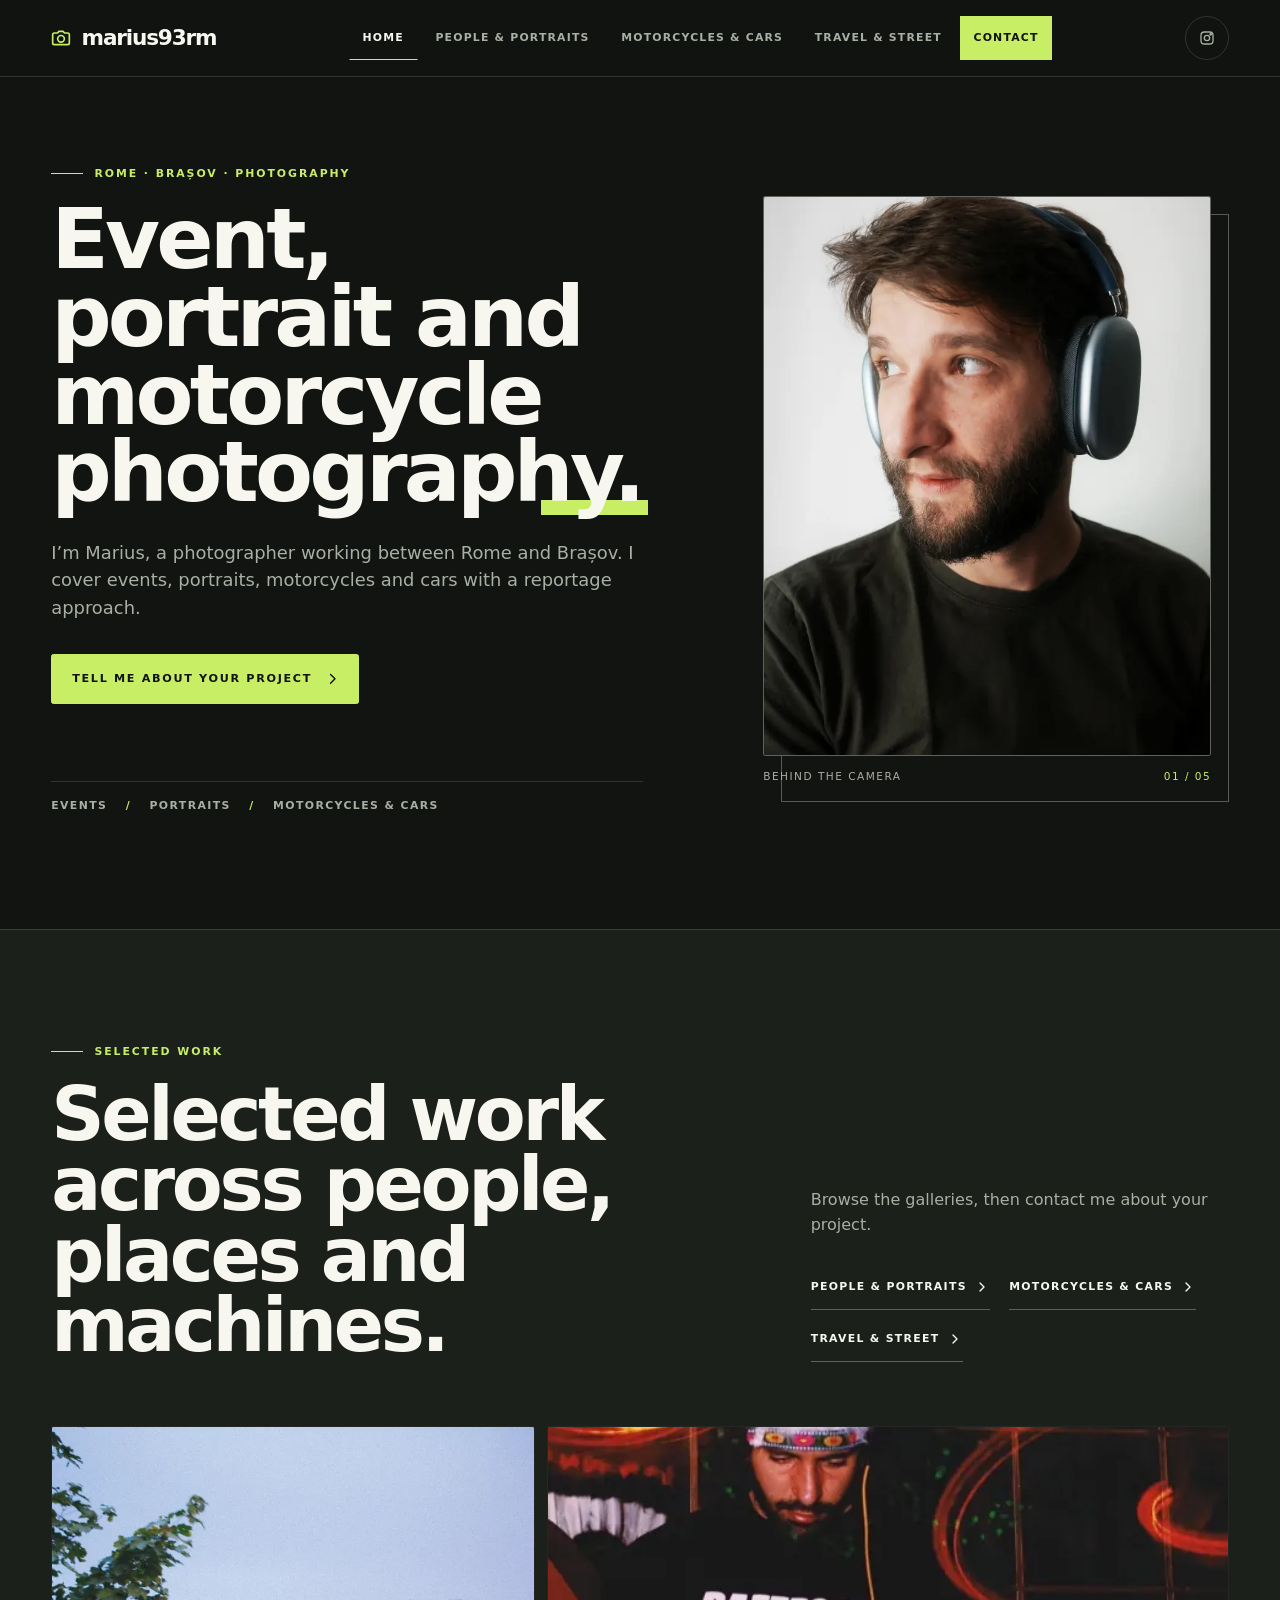
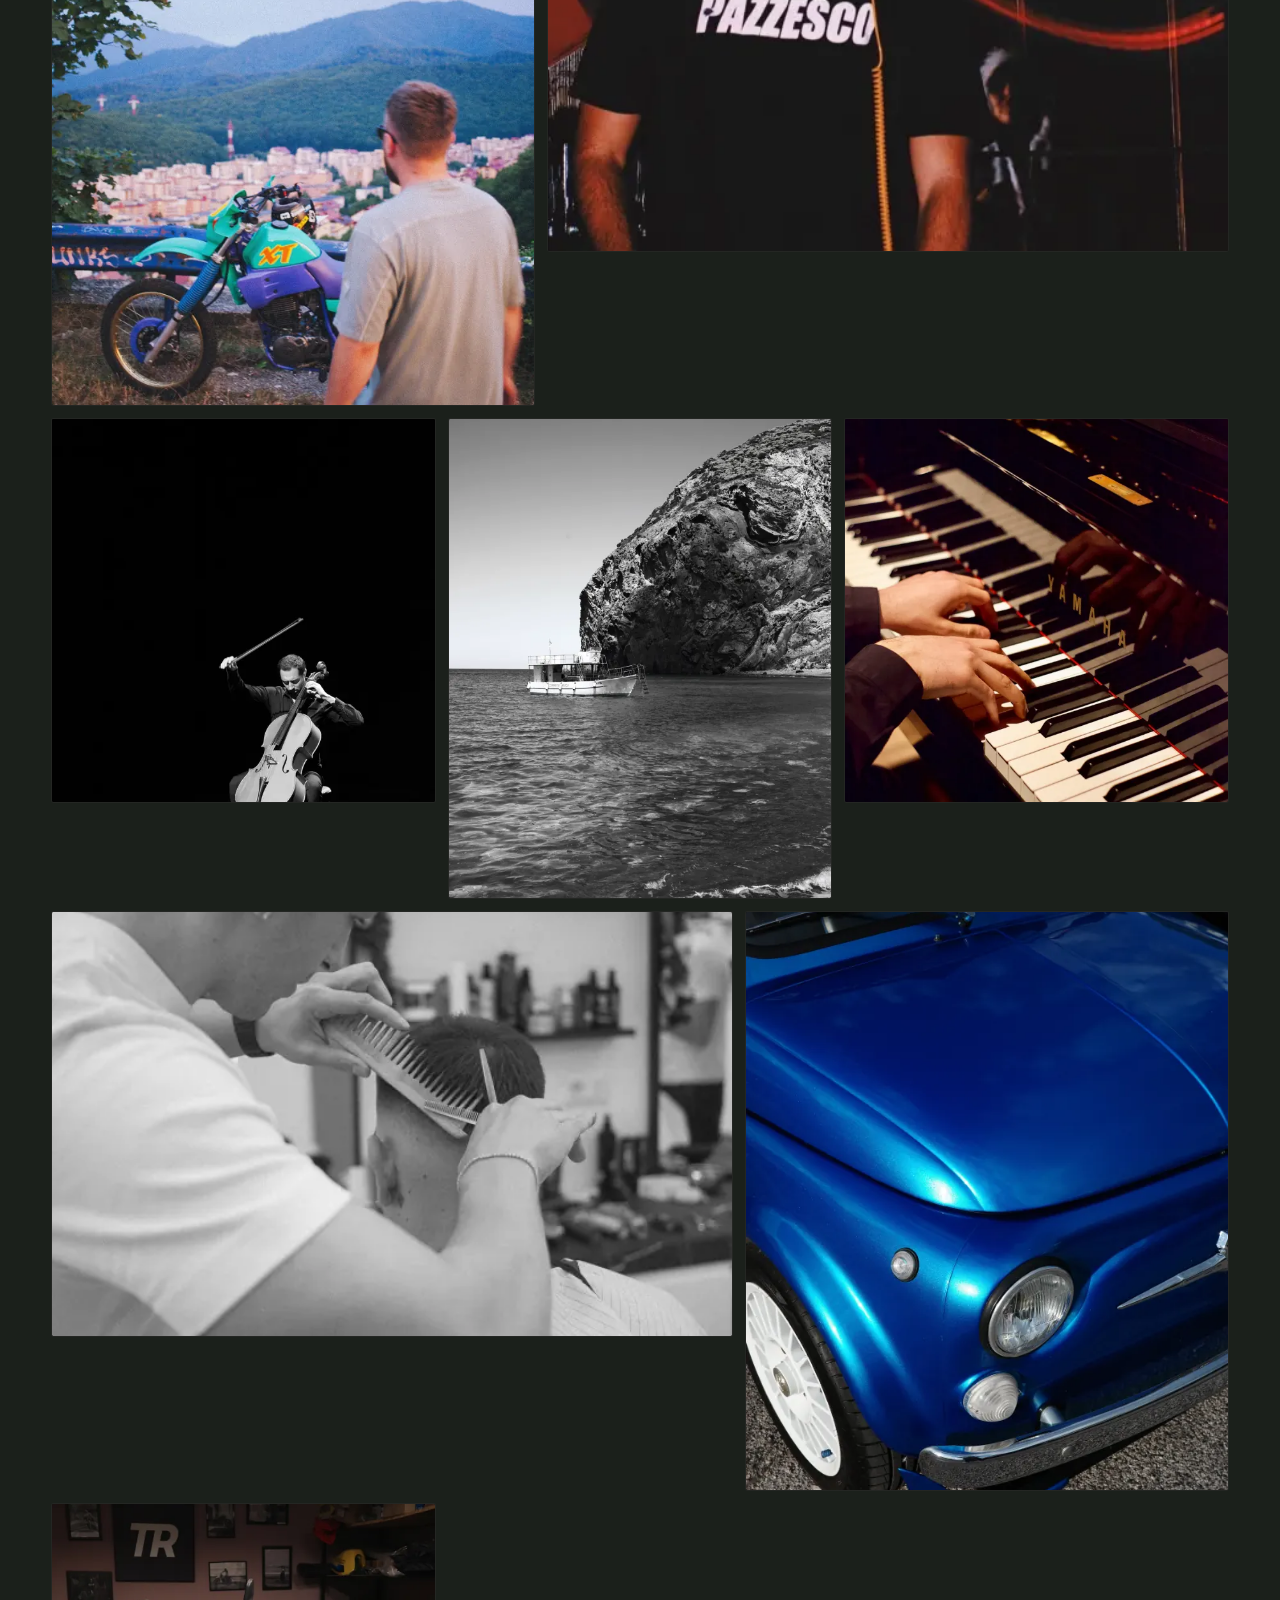
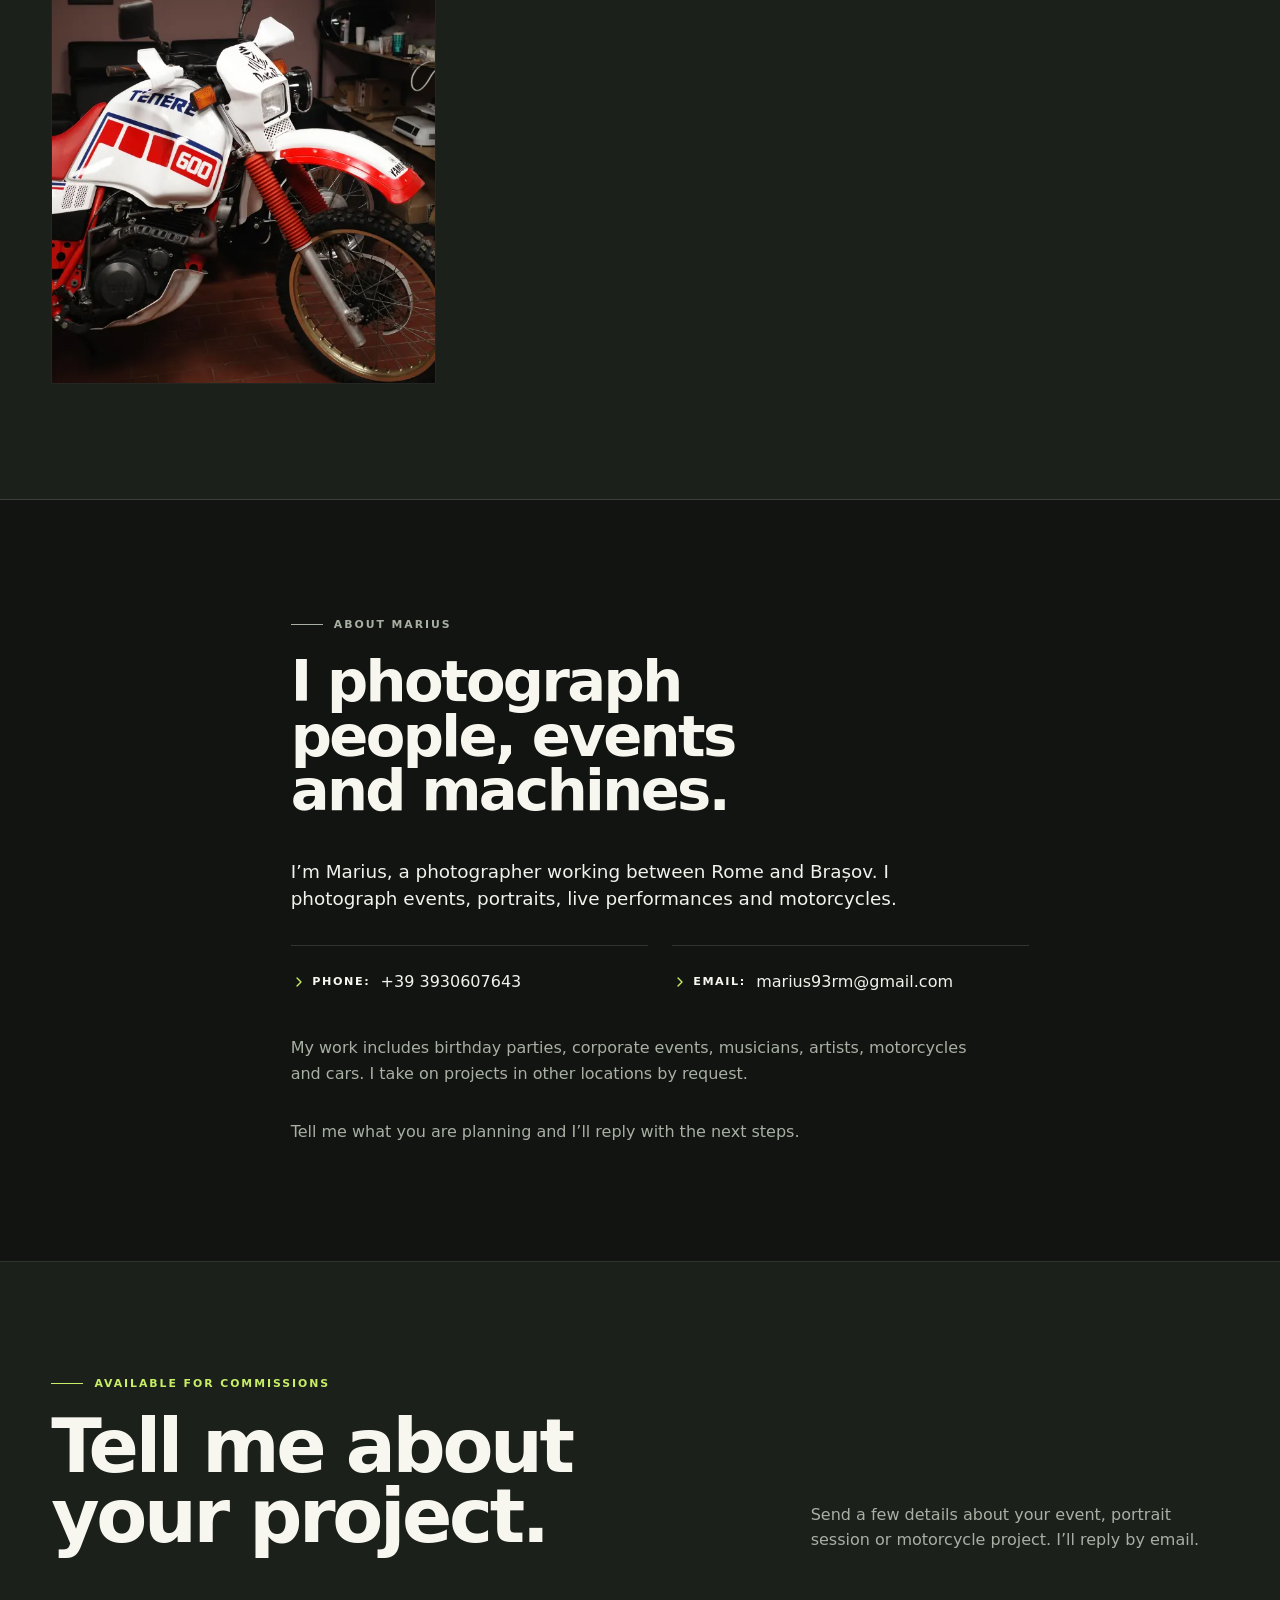
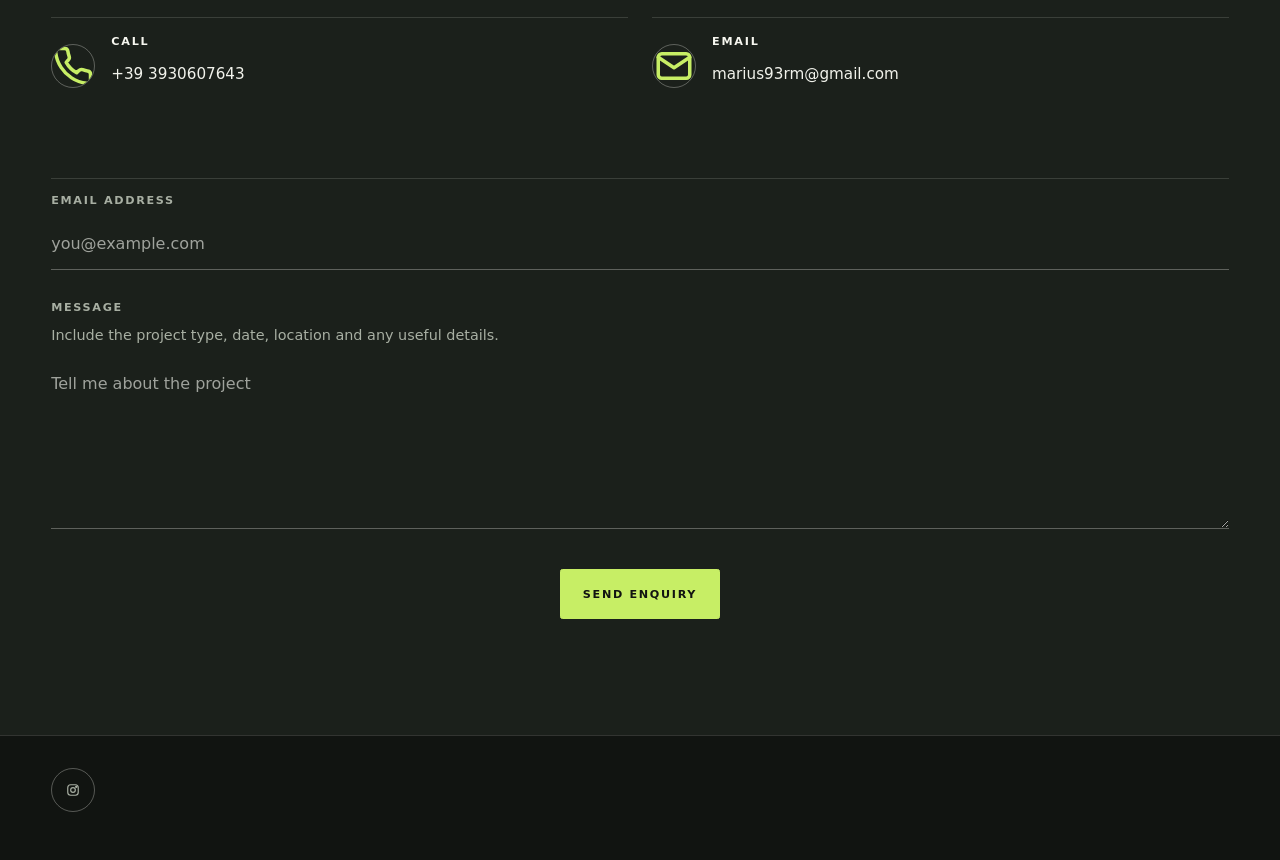
<file: index.html>
<!DOCTYPE html>
<html lang="en">

<head>
  <meta charset="utf-8">
  <meta content="width=device-width, initial-scale=1.0" name="viewport">
  <title>Marius | Photographer for Events, Portraits &amp; Motorcycles</title>
  <meta name="description" content="Event, portrait, motorcycle and automotive photography by Marius in Rome, Brașov and beyond. View the portfolio or enquire about your project." />
  <link rel="canonical" href="https://marius93rm.github.io/">
  <meta name="robots" content="index, follow, max-image-preview:large">

  <meta property="og:type" content="website">
  <meta property="og:site_name" content="marius93rm">
  <meta property="og:title" content="Marius | Photographer for Events, Portraits &amp; Motorcycles">
  <meta property="og:description" content="Event, portrait, motorcycle and automotive photography by Marius in Rome, Brașov and beyond. View the portfolio or enquire about your project.">
  <meta property="og:url" content="https://marius93rm.github.io/">
  <meta property="og:image" content="https://marius93rm.github.io/assets/img/thumbs/profile-img.webp">
  <meta property="og:image:alt" content="Portrait of Marius wearing headphones">
  <meta name="twitter:card" content="summary_large_image">
  <meta name="twitter:title" content="Marius | Photographer for Events, Portraits &amp; Motorcycles">
  <meta name="twitter:description" content="Event, portrait, motorcycle and automotive photography by Marius in Rome, Brașov and beyond. View the portfolio or enquire about your project.">
  <meta name="twitter:image" content="https://marius93rm.github.io/assets/img/thumbs/profile-img.webp">
  <meta name="twitter:image:alt" content="Portrait of Marius wearing headphones">

  <!-- Favicons -->
  <link rel="icon" href="data:image/svg+xml,<svg xmlns=%22http://www.w3.org/2000/svg%22 viewBox=%220 0 100 100%22><text y=%22.9em%22 font-size=%2290%22>📸</text></svg>">
  <link rel="preload" as="image" href="assets/img/thumbs/gallery-home/home1.webp" fetchpriority="high">

  <!-- Vendor CSS Files -->
  <link href="assets/vendor/bootstrap/css/bootstrap.min.css" rel="stylesheet">

  <link href="assets/vendor/glightbox/css/glightbox.min.css" rel="stylesheet">

  <!-- Main CSS File -->
  <link href="assets/css/main.css" rel="stylesheet">

  <!-- Schema.org -->
  <script type="application/ld+json">
    {
      "@context": "https://schema.org",
      "@type": "Person",
      "name": "Marius",
      "@id": "https://marius93rm.github.io/#marius",
      "jobTitle": "Photographer",
      "description": "Event, portrait, motorcycle and automotive photographer working in Rome, Brașov and beyond.",
      "image": "https://marius93rm.github.io/assets/img/thumbs/profile-img.webp",
      "telephone": "+393930607643",
      "email": "marius93rm@gmail.com",
      "address": {
        "@type": "PostalAddress",
        "addressLocality": "Rome",
        "addressRegion": "Lazio",
        "addressCountry": "IT"
      },
      "url": "https://marius93rm.github.io",
      "sameAs": [
        "https://www.instagram.com/marius93rm/"
      ],
      "areaServed": [
        {
          "@type": "Place",
          "name": "Rome, Italy"
        },
        {
          "@type": "Place",
          "name": "Brașov, Romania"
        }
      ],
      "knowsAbout": [
        "Event Photography",
        "Portrait Photography",
        "Motorcycle Photography",
        "Automotive Photography",
        "Live Performance Photography"
      ]
    }
    </script>
    
</head>

<body class="index-page">
  <a class="skip-link" href="#main-content">Skip to main content</a>
  <svg aria-hidden="true" class="svg-sprite" width="0" height="0" focusable="false" xmlns="http://www.w3.org/2000/svg">
    <symbol id="icon-camera" viewBox="0 0 24 24"><path d="M14.5 4l1.6 2H20a2 2 0 0 1 2 2v10a2 2 0 0 1-2 2H4a2 2 0 0 1-2-2V8a2 2 0 0 1 2-2h3.9l1.6-2h5z"/><circle cx="12" cy="13" r="4"/></symbol>
    <symbol id="icon-instagram" viewBox="0 0 24 24"><rect x="3" y="3" width="18" height="18" rx="5"/><circle cx="12" cy="12" r="4"/><circle cx="17.5" cy="6.5" r="1"/></symbol>
    <symbol id="icon-menu" viewBox="0 0 24 24"><path d="M4 7h16M4 12h16M4 17h16"/></symbol>
    <symbol id="icon-close" viewBox="0 0 24 24"><path d="M6 6l12 12M18 6L6 18"/></symbol>
    <symbol id="icon-expand" viewBox="0 0 24 24"><path d="M15 3h6v6M9 21H3v-6M21 3l-7 7M3 21l7-7"/></symbol>
    <symbol id="icon-arrow-up" viewBox="0 0 24 24"><path d="M12 19V5M5 12l7-7 7 7"/></symbol>
    <symbol id="icon-phone" viewBox="0 0 24 24"><path d="M22 16.9v3a2 2 0 0 1-2.2 2 19.8 19.8 0 0 1-8.6-3.1 19.5 19.5 0 0 1-6-6A19.8 19.8 0 0 1 2.1 4.2 2 2 0 0 1 4.1 2h3a2 2 0 0 1 2 1.7c.1 1 .4 1.9.7 2.8a2 2 0 0 1-.5 2.1L8.1 9.9a16 16 0 0 0 6 6l1.3-1.3a2 2 0 0 1 2.1-.5c.9.3 1.8.6 2.8.7a2 2 0 0 1 1.7 2.1z"/></symbol>
    <symbol id="icon-mail" viewBox="0 0 24 24"><rect x="3" y="5" width="18" height="14" rx="2"/><path d="M3 7l9 6 9-6"/></symbol>
    <symbol id="icon-chevron-right" viewBox="0 0 24 24"><path d="M9 18l6-6-6-6"/></symbol>
  </svg>

  <header id="header" class="header d-flex align-items-center sticky-top">
    <div class="container-fluid position-relative d-flex align-items-center justify-content-between">

      <a href="index.html" class="logo d-flex align-items-center me-auto me-xl-0">
        <svg class="icon icon-camera" aria-hidden="true"><use href="#icon-camera"></use></svg>
        <span class="sitename">marius93rm</span>
      </a>

      <nav id="navmenu" class="navmenu" aria-label="Primary navigation">
        <ul id="primary-navigation">
          <li><a href="index.html" class="active" aria-current="page">Home</a></li>
          <li><a href="people.html">People &amp; portraits</a></li>
          <li><a href="wheels.html">Motorcycles &amp; cars</a></li>
          <li><a href="world.html">Travel &amp; street</a></li>
          <li><a href="contact.html">Contact</a></li>
        </ul>
        <button class="mobile-nav-toggle d-xl-none" type="button" aria-label="Open navigation" aria-expanded="false" aria-controls="primary-navigation"><svg class="icon icon-menu" aria-hidden="true"><use href="#icon-menu"></use></svg></button>
      </nav>

      <div class="header-social-links">
        <a href="https://www.instagram.com/marius93rm/" class="instagram" aria-label="Visit Marius on Instagram"><svg class="icon icon-instagram" aria-hidden="true"><use href="#icon-instagram"></use></svg></a>
      </div>

    </div>
  </header>

  <main id="main-content" class="main">

    <!-- Hero Section -->
    <section id="hero" class="hero section">

      <div class="container">
        <div class="hero-grid">
          <div class="hero-copy">
            <p class="eyebrow">Rome · Brașov · photography</p>
            <h1>Event, portrait and motorcycle <span class="underlight">photography.</span></h1>
            <p class="hero-lede">I’m Marius, a photographer working between Rome and Brașov. I cover events, portraits, motorcycles and cars with a reportage approach.</p>
            <a href="contact.html" class="btn-get-started">Tell me about your project <svg class="icon icon-chevron-right" aria-hidden="true"><use href="#icon-chevron-right"></use></svg></a>
            <div class="hero-meta" aria-label="Photography services">
              <span>Events</span>
              <span>Portraits</span>
              <span>Motorcycles &amp; cars</span>
            </div>
          </div>

          <figure class="hero-frame">
            <div class="hero-frame-image">
              <img src="assets/img/thumbs/profile-img.webp" class="img-fluid" alt="Portrait of Marius wearing headphones" width="600" height="900" decoding="async" loading="eager">
            </div>
            <figcaption>
              <span>Behind the camera</span>
              <span>01 / 05</span>
            </figcaption>
          </figure>
        </div>
      </div>


    </section><!-- /Hero Section -->

    <!-- Gallery Section -->
    <section id="gallery" class="gallery section">

      <div class="container-fluid">

        <div class="section-intro">
          <div>
            <p class="eyebrow">Selected work</p>
            <h2>Selected work across people, places and machines.</h2>
          </div>
          <div class="section-intro-aside">
            <p>Browse the galleries, then contact me about your project.</p>
            <nav class="work-links" aria-label="Browse photography galleries">
              <a href="people.html">People &amp; portraits <svg class="icon icon-chevron-right" aria-hidden="true"><use href="#icon-chevron-right"></use></svg></a>
              <a href="wheels.html">Motorcycles &amp; cars <svg class="icon icon-chevron-right" aria-hidden="true"><use href="#icon-chevron-right"></use></svg></a>
              <a href="world.html">Travel &amp; street <svg class="icon icon-chevron-right" aria-hidden="true"><use href="#icon-chevron-right"></use></svg></a>
            </nav>
          </div>
        </div>

        <div class="row selected-grid">

          <div class="col-xl-3 col-lg-4 col-md-6">
            <div class="gallery-item h-100">
              <img src="assets/img/thumbs/gallery-home/home1.webp" class="img-fluid" alt="Motorcycle photography with panoramic view of Brașov" width="600" height="900" decoding="async" fetchpriority="high" loading="eager">
              <div class="gallery-links d-flex align-items-center justify-content-center">
                <a href="assets/img/large/gallery-home/home1.webp" title="Motorcycle photography with panoramic view of Brașov" class="glightbox preview-link" aria-label="Open full-size image: Motorcycle photography with panoramic view of Brașov"><svg class="icon icon-expand" aria-hidden="true"><use href="#icon-expand"></use></svg></a>
              </div>
            </div>
          </div><!-- End Gallery Item -->

          <div class="col-xl-3 col-lg-4 col-md-6">
            <div class="gallery-item h-100">
              <img src="assets/img/thumbs/gallery-home/home2.webp" class="img-fluid" alt="DJ photography with light effects during an event in Rome" width="555" height="900" decoding="async" loading="lazy">
              <div class="gallery-links d-flex align-items-center justify-content-center">
                <a href="assets/img/large/gallery-home/home2.webp" title="DJ photography with light effects during an event in Rome" class="glightbox preview-link" aria-label="Open full-size image: DJ photography with light effects during an event in Rome"><svg class="icon icon-expand" aria-hidden="true"><use href="#icon-expand"></use></svg></a>
              </div>
            </div>
          </div><!-- End Gallery Item -->

          <div class="col-xl-3 col-lg-4 col-md-6">
            <div class="gallery-item h-100">
              <img src="assets/img/thumbs/gallery-home/home3.webp" class="img-fluid" alt="Black and white portrait of a musician playing the cello" width="600" height="900" decoding="async" loading="lazy">
              <div class="gallery-links d-flex align-items-center justify-content-center">
                <a href="assets/img/large/gallery-home/home3.webp" title="Black and white portrait of a musician playing the cello" class="glightbox preview-link" aria-label="Open full-size image: Black and white portrait of a musician playing the cello"><svg class="icon icon-expand" aria-hidden="true"><use href="#icon-expand"></use></svg></a>
              </div>
            </div>
          </div><!-- End Gallery Item -->

          <div class="col-xl-3 col-lg-4 col-md-6">
            <div class="gallery-item h-100">
              <img src="assets/img/thumbs/gallery-home/home4.webp" class="img-fluid" alt="Black and white photography of a boat near a cliff" width="600" height="900" decoding="async" loading="lazy">
              <div class="gallery-links d-flex align-items-center justify-content-center">
                <a href="assets/img/large/gallery-home/home4.webp" title="Black and white photography of a boat near a cliff" class="glightbox preview-link" aria-label="Open full-size image: Black and white photography of a boat near a cliff"><svg class="icon icon-expand" aria-hidden="true"><use href="#icon-expand"></use></svg></a>
              </div>
            </div>
          </div><!-- End Gallery Item -->

          <div class="col-xl-3 col-lg-4 col-md-6">
            <div class="gallery-item h-100">
              <img src="assets/img/thumbs/gallery-home/home5.webp" class="img-fluid" alt="Hands of a musician playing a Yamaha piano" width="600" height="900" decoding="async" loading="lazy">
              <div class="gallery-links d-flex align-items-center justify-content-center">
                <a href="assets/img/large/gallery-home/home5.webp" title="Hands of a musician playing a Yamaha piano" class="glightbox preview-link" aria-label="Open full-size image: Hands of a musician playing a Yamaha piano"><svg class="icon icon-expand" aria-hidden="true"><use href="#icon-expand"></use></svg></a>
              </div>
            </div>
          </div><!-- End Gallery Item -->

          <div class="col-xl-3 col-lg-4 col-md-6">
            <div class="gallery-item h-100">
              <img src="assets/img/thumbs/gallery-home/home6.webp" class="img-fluid" alt="Photography of a barber cutting hair in a studio in Rome" width="600" height="900" decoding="async" loading="lazy">
              <div class="gallery-links d-flex align-items-center justify-content-center">
                <a href="assets/img/large/gallery-home/home6.webp" title="Photography of a barber cutting hair in a studio in Rome" class="glightbox preview-link" aria-label="Open full-size image: Photography of a barber cutting hair in a studio in Rome"><svg class="icon icon-expand" aria-hidden="true"><use href="#icon-expand"></use></svg></a>
              </div>
            </div>
          </div><!-- End Gallery Item -->

          <div class="col-xl-3 col-lg-4 col-md-6">
            <div class="gallery-item h-100">
              <img src="assets/img/thumbs/gallery-home/home7.webp" class="img-fluid" alt="Photography of a restored classic Fiat 500 with a blue paint job" width="600" height="900" decoding="async" loading="lazy">
              <div class="gallery-links d-flex align-items-center justify-content-center">
                <a href="assets/img/large/gallery-home/home7.webp" title="Photography of a restored classic Fiat 500 with a blue paint job" class="glightbox preview-link" aria-label="Open full-size image: Photography of a restored classic Fiat 500 with a blue paint job"><svg class="icon icon-expand" aria-hidden="true"><use href="#icon-expand"></use></svg></a>              </div>
            </div>
          </div><!-- End Gallery Item -->

          <div class="col-xl-3 col-lg-4 col-md-6">
            <div class="gallery-item h-100">
              <img src="assets/img/thumbs/gallery-home/home8.webp" class="img-fluid" alt="Photography of a vintage Yamaha Teneré 600 motorcycle in a workshop in Rome" width="600" height="900" decoding="async" loading="lazy">
              <div class="gallery-links d-flex align-items-center justify-content-center">
                <a href="assets/img/large/gallery-home/home8.webp" title="Photography of a vintage Yamaha Teneré 600 motorcycle in a workshop in Rome" class="glightbox preview-link" aria-label="Open full-size image: Photography of a vintage Yamaha Teneré 600 motorcycle in a workshop in Rome"><svg class="icon icon-expand" aria-hidden="true"><use href="#icon-expand"></use></svg></a>              </div>
            </div>
          </div><!-- End Gallery Item -->

        </div>

      </div>

      
    </section><!-- /Gallery Section -->
    <!-- About Section -->
    <section id="about" class="about section">

      <div class="container">

        <div class="row gy-4 justify-content-center">
          <div class="col-lg-8 content">
            <p class="eyebrow">About Marius</p>
            <h2>I photograph people, events and machines.</h2>
            <p class="fst-italic py-3">
              I’m Marius, a photographer working between Rome and Brașov. I photograph events, portraits, live performances and motorcycles.
            </p>
            <div class="row">
              <div class="col-lg-6">
                <ul>
                  <li><svg class="icon icon-chevron-right" aria-hidden="true"><use href="#icon-chevron-right"></use></svg> <strong>Phone:</strong> <a href="tel:+393930607643">+39 3930607643</a></li>
                </ul>
              </div>
              <div class="col-lg-6">
                <ul>
                  <li><svg class="icon icon-chevron-right" aria-hidden="true"><use href="#icon-chevron-right"></use></svg> <strong>Email:</strong> <a href="mailto:marius93rm@gmail.com">marius93rm@gmail.com</a></li>
                </ul>
              </div>
            </div>
            <p class="py-3">
              My work includes birthday parties, corporate events, musicians, artists, motorcycles and cars. I take on projects in other locations by request.
            </p>
            <p class="m-0">
              Tell me what you are planning and I’ll reply with the next steps.
            </p>
          </div>
        </div>

      </div>

    </section><!-- /About Section -->

    <!-- Contact Section -->
    <section id="contact" class="contact section">

      <div class="container">

        <div class="section-intro contact-intro">
          <div>
            <p class="eyebrow">Available for commissions</p>
            <h2>Tell me about your project.</h2>
          </div>
            <p>Send a few details about your event, portrait session or motorcycle project. I’ll reply by email.</p>
        </div>

        <div class="info-wrap">
          <div class="row gy-5">

            <div class="col-lg-6">
              <div class="info-item d-flex align-items-center">
                <svg class="icon icon-phone flex-shrink-0" aria-hidden="true"><use href="#icon-phone"></use></svg>
                <div>
                  <h3>Call</h3>
                  <p><a href="tel:+393930607643">+39 3930607643</a></p>
                </div>
              </div>
            </div><!-- End Info Item -->

            <div class="col-lg-6">
              <div class="info-item d-flex align-items-center">
                <svg class="icon icon-mail flex-shrink-0" aria-hidden="true"><use href="#icon-mail"></use></svg>
                <div>
                  <h3>Email</h3>
                  <p><a href="mailto:marius93rm@gmail.com">marius93rm@gmail.com</a></p>
                </div>
              </div>
            </div><!-- End Info Item -->

          </div>
        </div>

        <form action="https://formspree.io/f/xovagorj" method="post" class="contact-form">
          <div class="row gy-4">

            <div class="col-md-12 ">
              <label for="home-email">Email address</label>
              <input type="email" class="form-control" id="home-email" name="email" placeholder="you@example.com" autocomplete="email" required="">
            </div>

            <div class="col-md-12">
              <label for="home-message">Message</label>
              <p class="form-help" id="home-message-help">Include the project type, date, location and any useful details.</p>
              <textarea class="form-control" id="home-message" name="message" rows="6" placeholder="Tell me about the project" aria-describedby="home-message-help" required=""></textarea>
            </div>

            <div class="col-md-12 text-center">
              <button type="submit">Send enquiry</button>
            </div>

          </div>
        </form><!-- End Contact Form -->

      </div>

    </section><!-- /Contact Section -->


  </main>

  <footer id="footer" class="footer">

    <div class="container">
      <div class="social-links d-flex justify-content-center">
        <a href="https://www.instagram.com/marius93rm/" aria-label="Visit Marius on Instagram"><svg class="icon icon-instagram" aria-hidden="true"><use href="#icon-instagram"></use></svg></a>
      </div>
    </div>

  </footer>

  <!-- Scroll Top -->
  <a href="#" id="scroll-top" class="scroll-top d-flex align-items-center justify-content-center" aria-label="Back to top"><svg class="icon icon-arrow-up" aria-hidden="true"><use href="#icon-arrow-up"></use></svg></a>
<!-- Vendor JS Files -->


  <script src="assets/vendor/glightbox/js/glightbox.min.js"></script>

  <!-- Main JS File -->
  <script src="assets/js/main.js"></script>

</body>

</html>
</file>
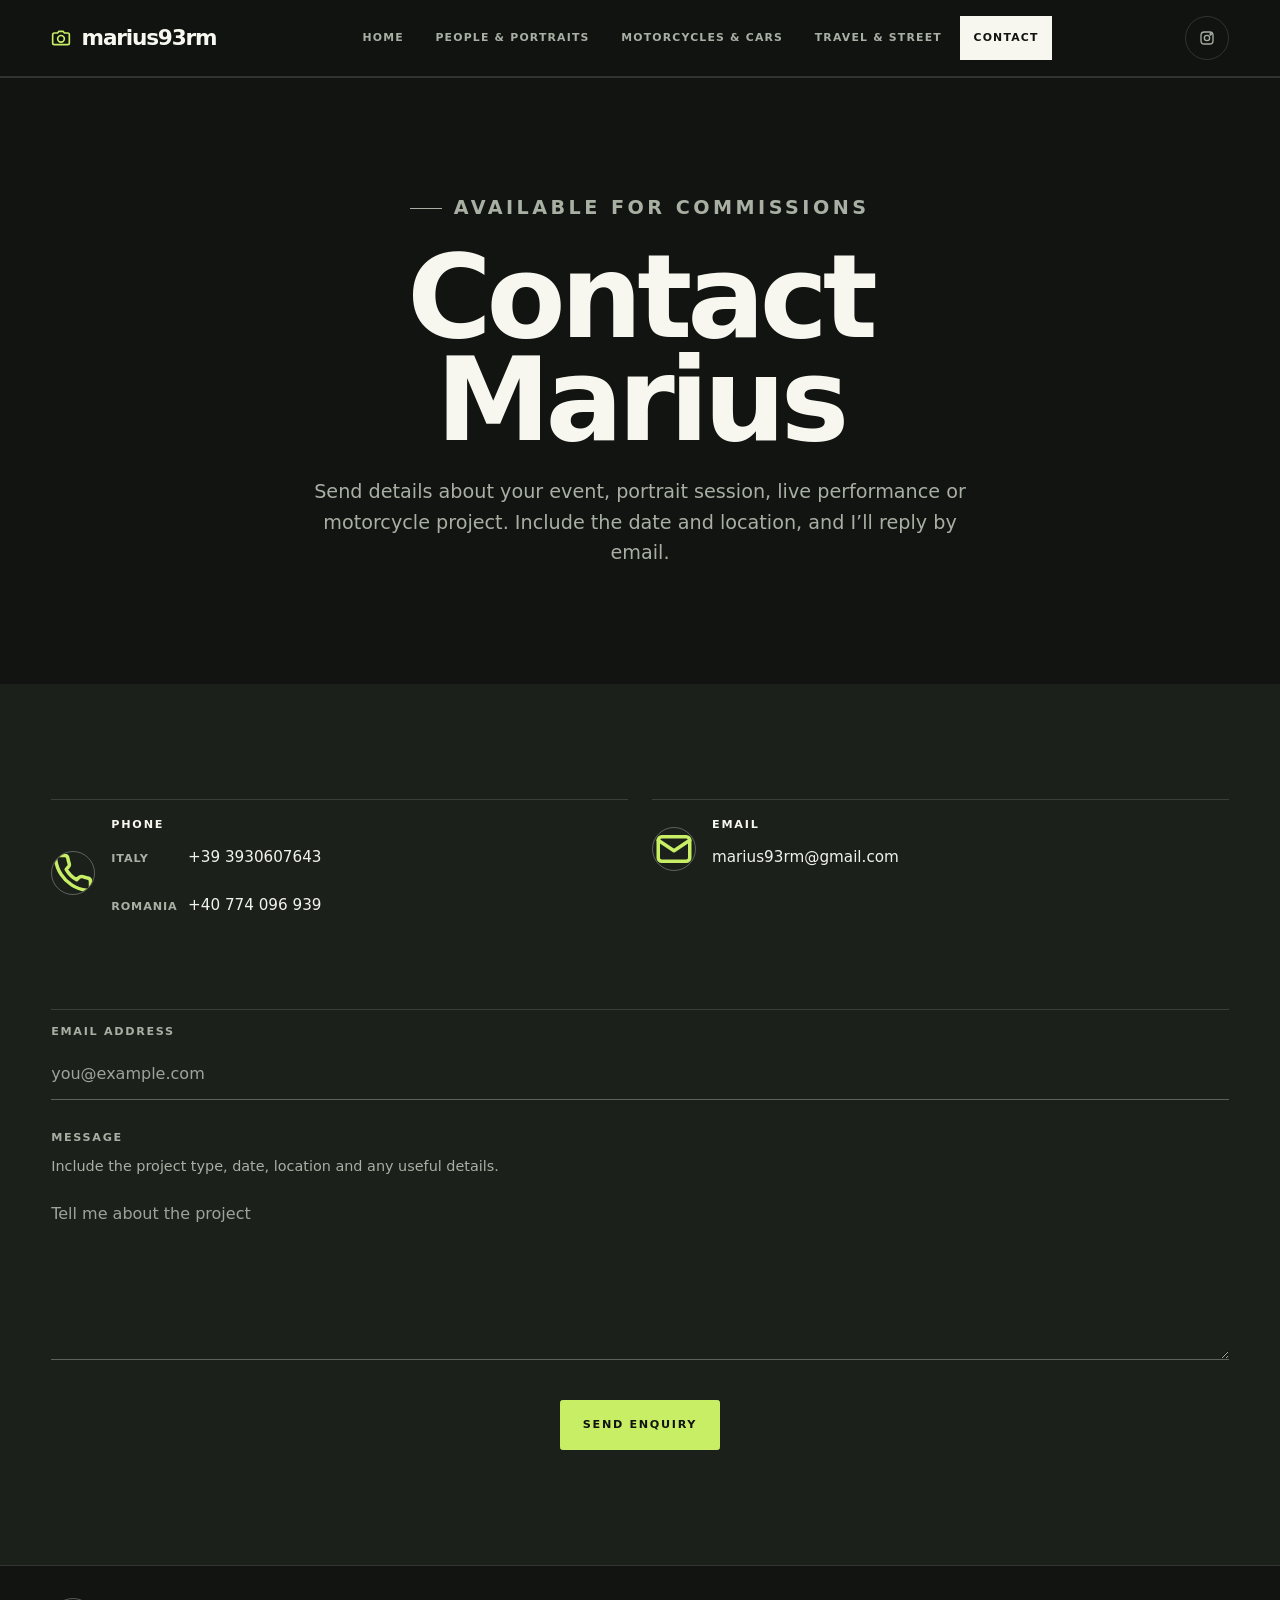
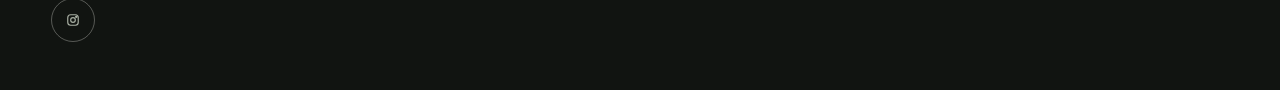
<file: contact.html>
<!DOCTYPE html>
<html lang="en">

<head>
  <meta charset="utf-8">
  <meta content="width=device-width, initial-scale=1.0" name="viewport">
  <title>Contact Marius | Photographer in Rome &amp; Brașov</title>
  <meta name="description"
    content="Contact Marius for event, portrait, motorcycle or automotive photography in Rome, Brașov and beyond. Include your date, location and project details." />
  <link rel="canonical" href="https://marius93rm.github.io/contact.html">
  <meta name="robots" content="index, follow, max-image-preview:large">

  <meta property="og:type" content="website">
  <meta property="og:site_name" content="marius93rm">
  <meta property="og:title" content="Contact Marius | Photographer in Rome &amp; Brașov">
  <meta property="og:description" content="Contact Marius for event, portrait, motorcycle or automotive photography in Rome, Brașov and beyond. Include your date, location and project details.">
  <meta property="og:url" content="https://marius93rm.github.io/contact.html">
  <meta property="og:image" content="https://marius93rm.github.io/assets/img/thumbs/profile-img.webp">
  <meta property="og:image:alt" content="Portrait of Marius wearing headphones">
  <meta name="twitter:card" content="summary_large_image">
  <meta name="twitter:title" content="Contact Marius | Photographer in Rome &amp; Brașov">
  <meta name="twitter:description" content="Contact Marius for event, portrait, motorcycle or automotive photography in Rome, Brașov and beyond. Include your date, location and project details.">
  <meta name="twitter:image" content="https://marius93rm.github.io/assets/img/thumbs/profile-img.webp">
  <meta name="twitter:image:alt" content="Portrait of Marius wearing headphones">

  <!-- Favicons -->
  <link rel="icon"
    href="data:image/svg+xml,<svg xmlns=%22http://www.w3.org/2000/svg%22 viewBox=%220 0 100 100%22><text y=%22.9em%22 font-size=%2290%22>📸</text></svg>">


  <!-- Vendor CSS Files -->
  <link href="assets/vendor/bootstrap/css/bootstrap.min.css" rel="stylesheet">

  <!-- Main CSS File -->
  <link href="assets/css/main.css" rel="stylesheet">

</head>

<body class="contact-page">
  <a class="skip-link" href="#main-content">Skip to main content</a>
  <svg aria-hidden="true" class="svg-sprite" width="0" height="0" focusable="false" xmlns="http://www.w3.org/2000/svg">
    <symbol id="icon-camera" viewBox="0 0 24 24"><path d="M14.5 4l1.6 2H20a2 2 0 0 1 2 2v10a2 2 0 0 1-2 2H4a2 2 0 0 1-2-2V8a2 2 0 0 1 2-2h3.9l1.6-2h5z"/><circle cx="12" cy="13" r="4"/></symbol>
    <symbol id="icon-instagram" viewBox="0 0 24 24"><rect x="3" y="3" width="18" height="18" rx="5"/><circle cx="12" cy="12" r="4"/><circle cx="17.5" cy="6.5" r="1"/></symbol>
    <symbol id="icon-menu" viewBox="0 0 24 24"><path d="M4 7h16M4 12h16M4 17h16"/></symbol>
    <symbol id="icon-close" viewBox="0 0 24 24"><path d="M6 6l12 12M18 6L6 18"/></symbol>
    <symbol id="icon-expand" viewBox="0 0 24 24"><path d="M15 3h6v6M9 21H3v-6M21 3l-7 7M3 21l7-7"/></symbol>
    <symbol id="icon-arrow-up" viewBox="0 0 24 24"><path d="M12 19V5M5 12l7-7 7 7"/></symbol>
    <symbol id="icon-phone" viewBox="0 0 24 24"><path d="M22 16.9v3a2 2 0 0 1-2.2 2 19.8 19.8 0 0 1-8.6-3.1 19.5 19.5 0 0 1-6-6A19.8 19.8 0 0 1 2.1 4.2 2 2 0 0 1 4.1 2h3a2 2 0 0 1 2 1.7c.1 1 .4 1.9.7 2.8a2 2 0 0 1-.5 2.1L8.1 9.9a16 16 0 0 0 6 6l1.3-1.3a2 2 0 0 1 2.1-.5c.9.3 1.8.6 2.8.7a2 2 0 0 1 1.7 2.1z"/></symbol>
    <symbol id="icon-mail" viewBox="0 0 24 24"><rect x="3" y="5" width="18" height="14" rx="2"/><path d="M3 7l9 6 9-6"/></symbol>
    <symbol id="icon-chevron-right" viewBox="0 0 24 24"><path d="M9 18l6-6-6-6"/></symbol>
  </svg>
  <header id="header" class="header d-flex align-items-center sticky-top">
    <div class="container-fluid position-relative d-flex align-items-center justify-content-between">

      <a href="index.html" class="logo d-flex align-items-center me-auto me-xl-0">
        <svg class="icon icon-camera" aria-hidden="true"><use href="#icon-camera"></use></svg>
        <span class="sitename">marius93rm</span>
      </a>

      <nav id="navmenu" class="navmenu" aria-label="Primary navigation">
        <ul id="primary-navigation">
          <li><a href="index.html">Home</a></li>
          <li><a href="people.html">People &amp; portraits</a></li>
          <li><a href="wheels.html">Motorcycles &amp; cars</a></li>
          <li><a href="world.html">Travel &amp; street</a></li>
          <li><a href="contact.html" class="active" aria-current="page">Contact</a></li>
        </ul>
        <button class="mobile-nav-toggle d-xl-none" type="button" aria-label="Open navigation" aria-expanded="false" aria-controls="primary-navigation"><svg class="icon icon-menu" aria-hidden="true"><use href="#icon-menu"></use></svg></button>
      </nav>

      <div class="header-social-links">
        <a href="https://www.instagram.com/marius93rm/" class="instagram" aria-label="Visit Marius on Instagram"><svg class="icon icon-instagram" aria-hidden="true"><use href="#icon-instagram"></use></svg></a>
      </div>

    </div>
  </header>

  <main id="main-content" class="main">

    <!-- Page Title -->
    <div class="page-title">
      <div class="heading">
        <div class="container">
          <div class="row d-flex justify-content-center text-center">
            <div class="col-lg-8">
              <p class="eyebrow justify-content-center">Available for commissions</p>
              <h1>Contact Marius</h1>
              <p class="mb-0">
                Send details about your event, portrait session, live performance or motorcycle project. Include the date and location, and I’ll reply by email.
              </p>
            </div>
          </div>
        </div>
      </div>
    </div><!-- End Page Title -->
<!-- Contact Section -->
    <section id="contact" class="contact section">

      <div class="container">

        <div class="info-wrap">
          <div class="row gy-5">

            <div class="col-lg-6">
              <div class="info-item d-flex align-items-center">
                <svg class="icon icon-phone flex-shrink-0" aria-hidden="true"><use href="#icon-phone"></use></svg>
                <div>
                  <h3>Phone</h3>
                  <p><span class="contact-region">Italy</span> <a href="tel:+393930607643">+39 3930607643</a></p>
                  <p><span class="contact-region">Romania</span> <a href="tel:+40774096939">+40 774 096 939</a></p>
                </div>
              </div>
            </div><!-- End Info Item -->

            <div class="col-lg-6">
              <div class="info-item d-flex align-items-center">
                <svg class="icon icon-mail flex-shrink-0" aria-hidden="true"><use href="#icon-mail"></use></svg>
                <div>
                  <h3>Email</h3>
                  <p><a href="mailto:marius93rm@gmail.com">marius93rm@gmail.com</a></p>
                </div>
              </div>
            </div><!-- End Info Item -->

          </div>
        </div>

        <form action="https://formspree.io/f/xovagorj" method="post" class="contact-form">
          <div class="row gy-4">

            <div class="col-md-12 ">
              <label for="contact-email">Email address</label>
              <input type="email" class="form-control" id="contact-email" name="email" placeholder="you@example.com" autocomplete="email" required="">
            </div>

            <div class="col-md-12">
              <label for="contact-message">Message</label>
              <p class="form-help" id="contact-message-help">Include the project type, date, location and any useful details.</p>
              <textarea class="form-control" id="contact-message" name="message" rows="6" placeholder="Tell me about the project" aria-describedby="contact-message-help" required=""></textarea>
            </div>

            <div class="col-md-12 text-center">
              <button type="submit">Send enquiry</button>
            </div>

          </div>
        </form><!-- End Contact Form -->

      </div>

    </section><!-- /Contact Section -->

  </main>

  <footer id="footer" class="footer">

    <div class="container">
      <div class="social-links d-flex justify-content-center">
        <a href="https://www.instagram.com/marius93rm/" aria-label="Visit Marius on Instagram"><svg class="icon icon-instagram" aria-hidden="true"><use href="#icon-instagram"></use></svg></a>
      </div>
    </div>

  </footer>

  <!-- Scroll Top -->
  <a href="#" id="scroll-top" class="scroll-top d-flex align-items-center justify-content-center" aria-label="Back to top"><svg class="icon icon-arrow-up" aria-hidden="true"><use href="#icon-arrow-up"></use></svg></a>
<!-- Vendor JS Files -->


  <!-- Main JS File -->
  <script src="assets/js/main.js"></script>

</body>

</html>
</file>
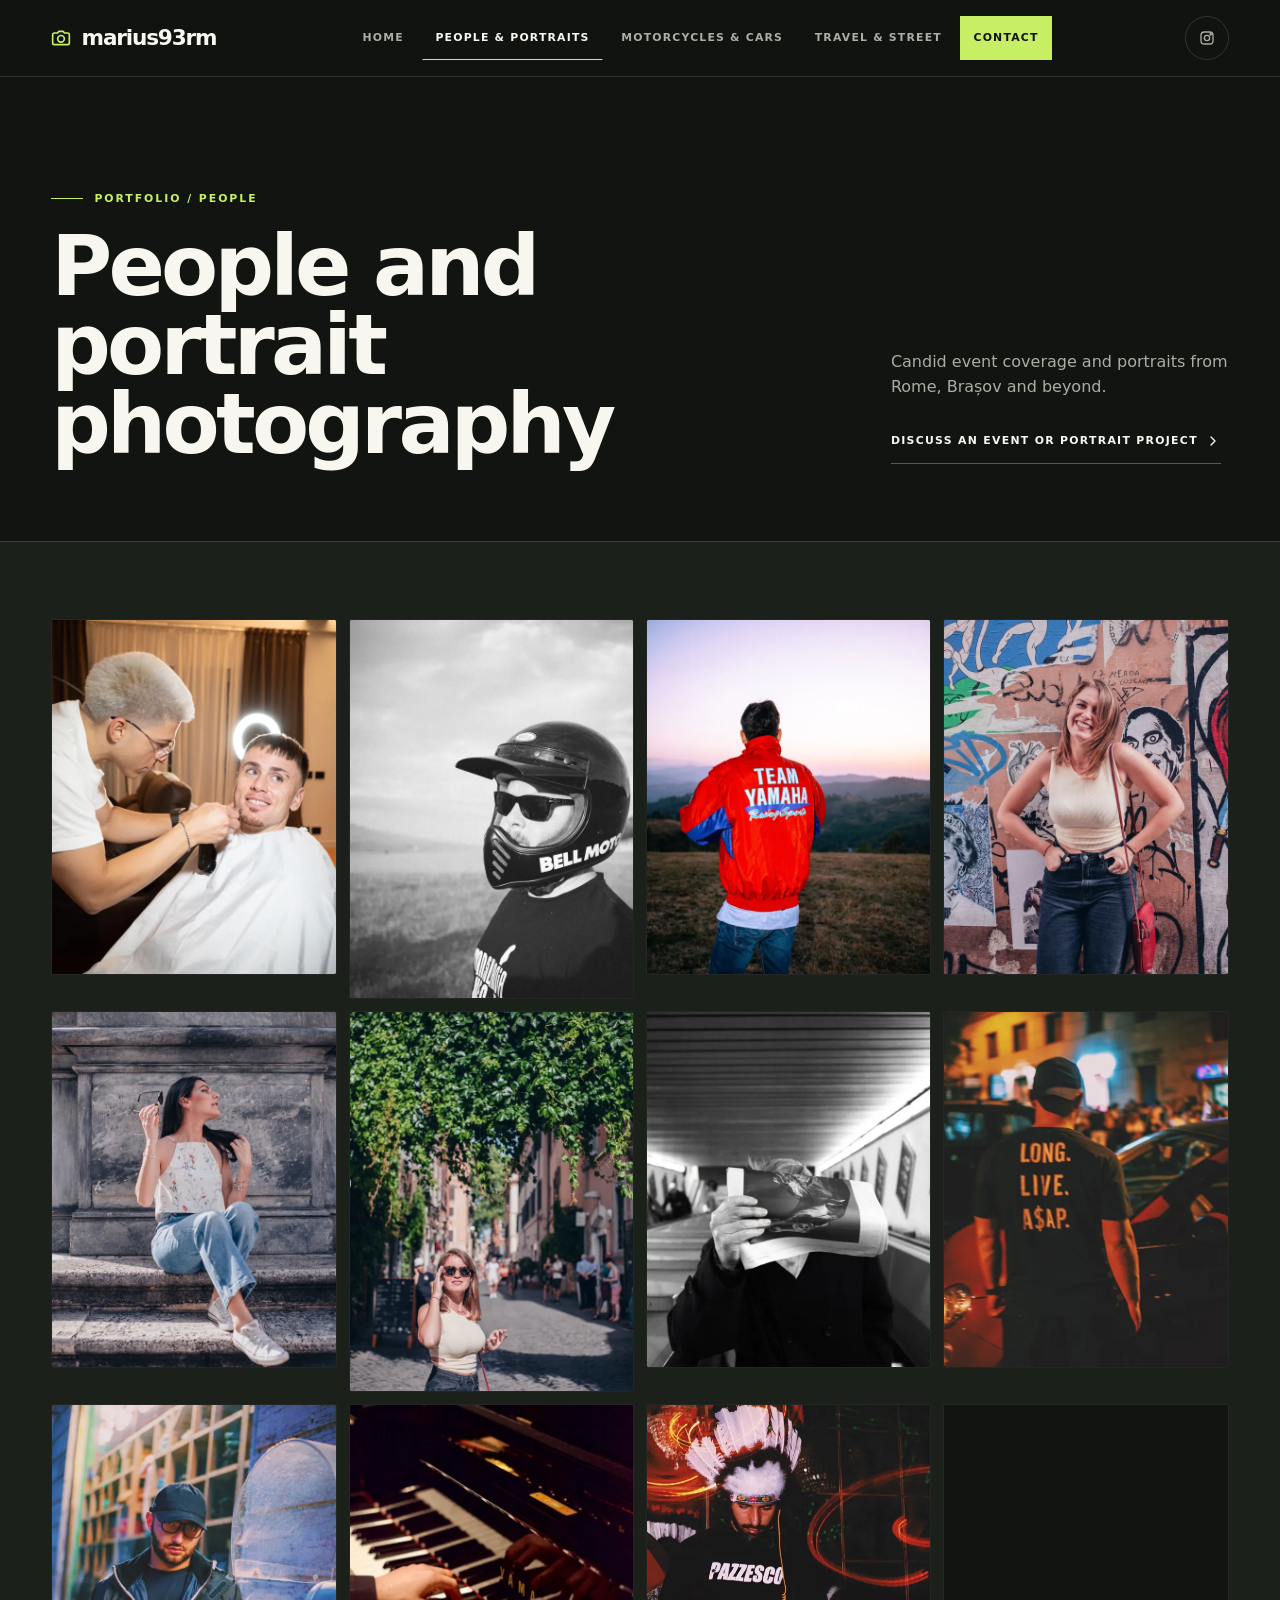
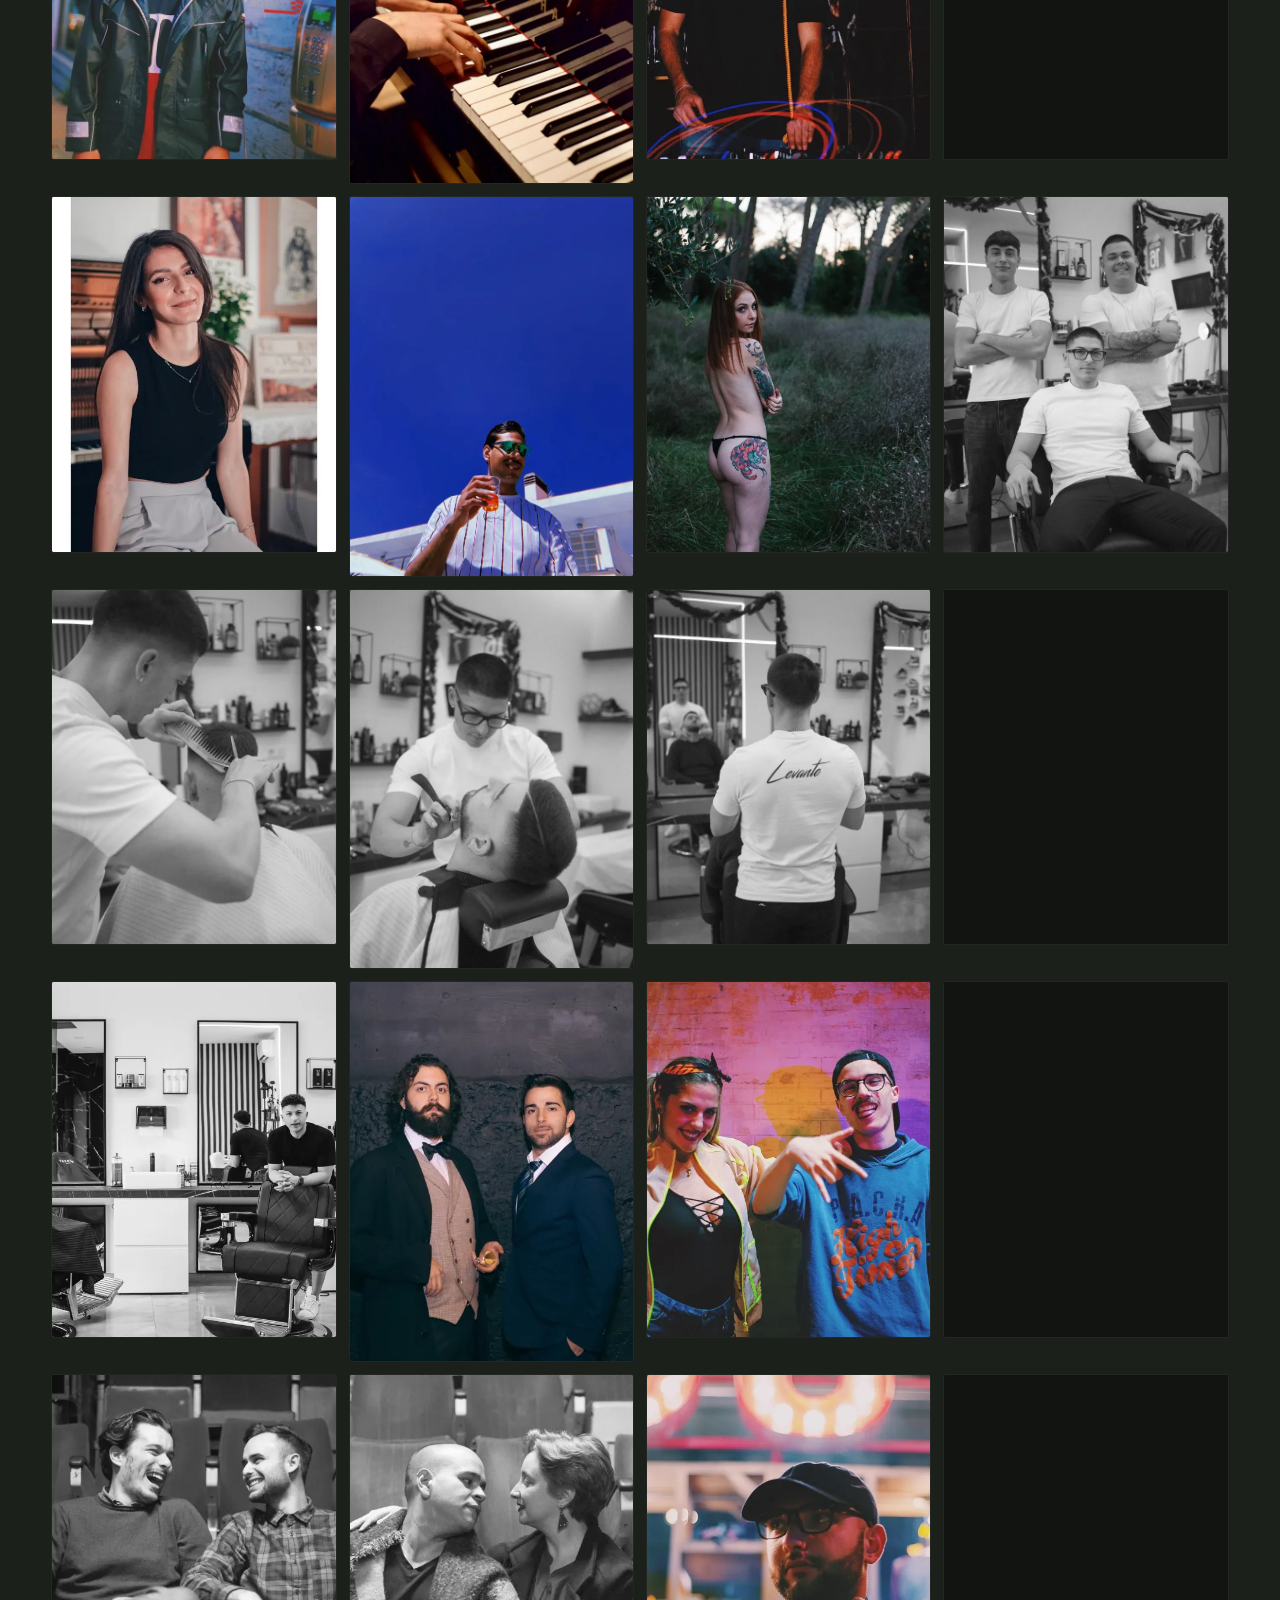
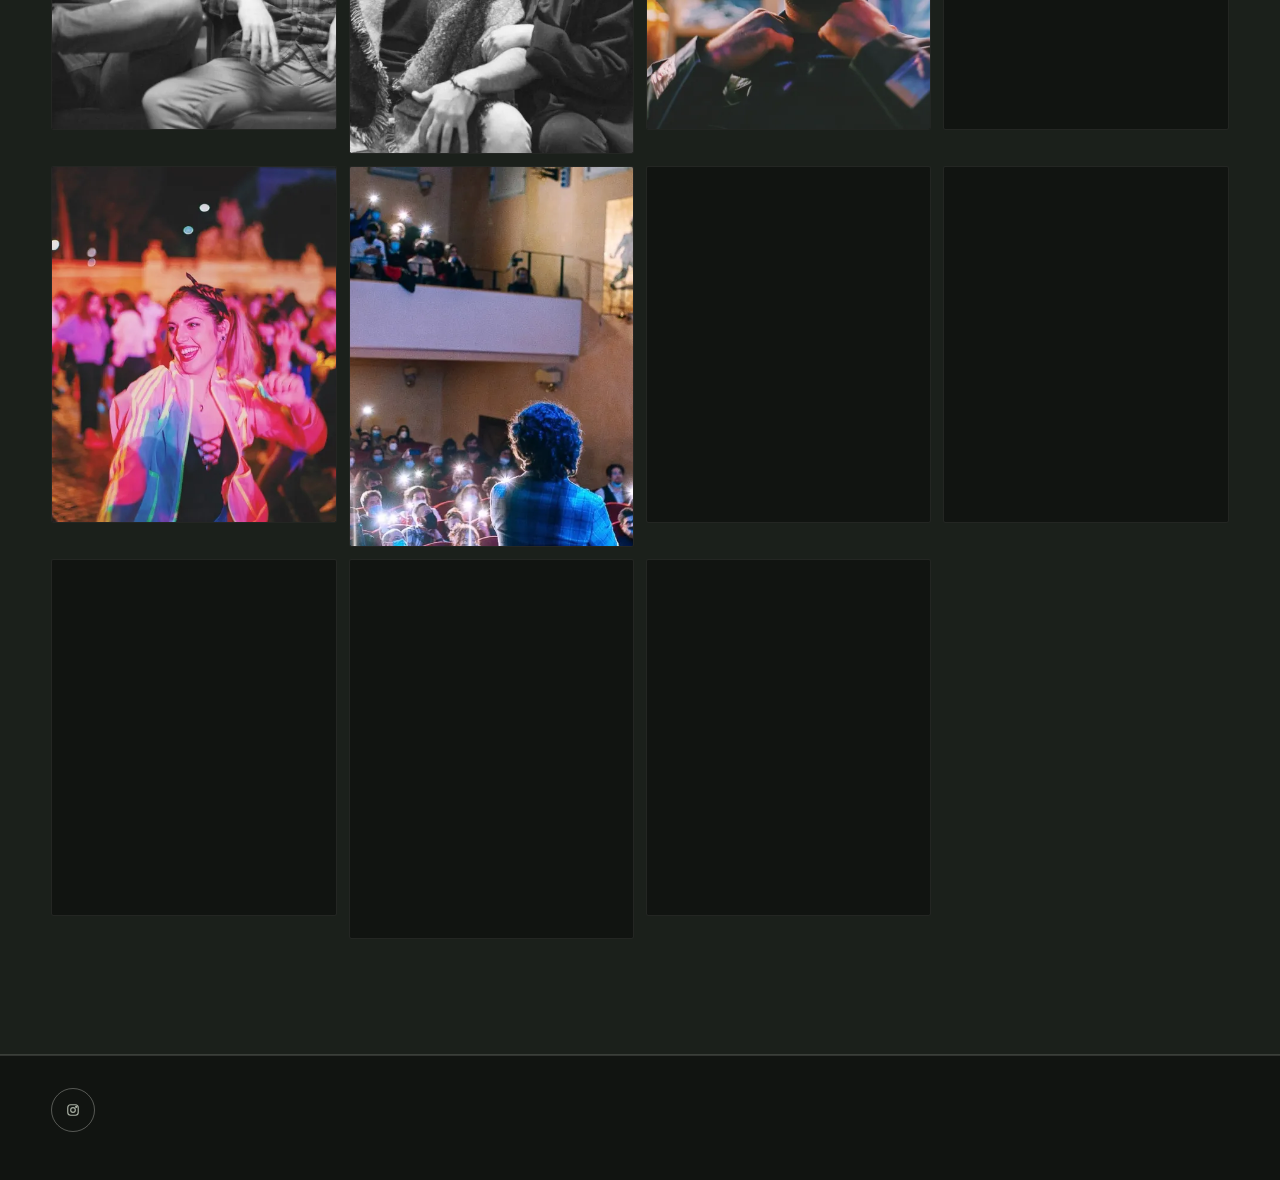
<file: people.html>
<!DOCTYPE html>
<html lang="en">

<head>
  <meta charset="utf-8">
  <meta content="width=device-width, initial-scale=1.0" name="viewport">
  <title>People &amp; Portrait Photography in Rome | Marius</title>
  <meta name="description"
    content="Candid event coverage and portrait photography by Marius in Rome, Brașov and beyond. Explore people, artists and live moments, then discuss your project." />
  <link rel="canonical" href="https://marius93rm.github.io/people.html">
  <meta name="robots" content="index, follow, max-image-preview:large">

  <meta property="og:type" content="website">
  <meta property="og:site_name" content="marius93rm">
  <meta property="og:title" content="People &amp; Portrait Photography in Rome | Marius">
  <meta property="og:description" content="Candid event coverage and portrait photography by Marius in Rome, Brașov and beyond. Explore people, artists and live moments, then discuss your project.">
  <meta property="og:url" content="https://marius93rm.github.io/people.html">
  <meta property="og:image" content="https://marius93rm.github.io/assets/img/large/people/people1.webp">
  <meta property="og:image:alt" content="Person getting a haircut">
  <meta name="twitter:card" content="summary_large_image">
  <meta name="twitter:title" content="People &amp; Portrait Photography in Rome | Marius">
  <meta name="twitter:description" content="Candid event coverage and portrait photography by Marius in Rome, Brașov and beyond. Explore people, artists and live moments, then discuss your project.">
  <meta name="twitter:image" content="https://marius93rm.github.io/assets/img/large/people/people1.webp">
  <meta name="twitter:image:alt" content="Person getting a haircut">

  <!-- Favicons -->
  <link rel="icon"
    href="data:image/svg+xml,<svg xmlns=%22http://www.w3.org/2000/svg%22 viewBox=%220 0 100 100%22><text y=%22.9em%22 font-size=%2290%22>📸</text></svg>">
  <link rel="preload" as="image" href="assets/img/thumbs/people/people1.webp" fetchpriority="high">

  <!-- Vendor CSS Files -->
  <link href="assets/vendor/bootstrap/css/bootstrap.min.css" rel="stylesheet">

  <link href="assets/vendor/glightbox/css/glightbox.min.css" rel="stylesheet">

  <!-- Main CSS File -->
  <link href="assets/css/main.css" rel="stylesheet">

</head>

<body class="gallery-page">
  <a class="skip-link" href="#main-content">Skip to main content</a>
  <svg aria-hidden="true" class="svg-sprite" width="0" height="0" focusable="false" xmlns="http://www.w3.org/2000/svg">
    <symbol id="icon-camera" viewBox="0 0 24 24"><path d="M14.5 4l1.6 2H20a2 2 0 0 1 2 2v10a2 2 0 0 1-2 2H4a2 2 0 0 1-2-2V8a2 2 0 0 1 2-2h3.9l1.6-2h5z"/><circle cx="12" cy="13" r="4"/></symbol>
    <symbol id="icon-instagram" viewBox="0 0 24 24"><rect x="3" y="3" width="18" height="18" rx="5"/><circle cx="12" cy="12" r="4"/><circle cx="17.5" cy="6.5" r="1"/></symbol>
    <symbol id="icon-menu" viewBox="0 0 24 24"><path d="M4 7h16M4 12h16M4 17h16"/></symbol>
    <symbol id="icon-close" viewBox="0 0 24 24"><path d="M6 6l12 12M18 6L6 18"/></symbol>
    <symbol id="icon-expand" viewBox="0 0 24 24"><path d="M15 3h6v6M9 21H3v-6M21 3l-7 7M3 21l7-7"/></symbol>
    <symbol id="icon-arrow-up" viewBox="0 0 24 24"><path d="M12 19V5M5 12l7-7 7 7"/></symbol>
    <symbol id="icon-phone" viewBox="0 0 24 24"><path d="M22 16.9v3a2 2 0 0 1-2.2 2 19.8 19.8 0 0 1-8.6-3.1 19.5 19.5 0 0 1-6-6A19.8 19.8 0 0 1 2.1 4.2 2 2 0 0 1 4.1 2h3a2 2 0 0 1 2 1.7c.1 1 .4 1.9.7 2.8a2 2 0 0 1-.5 2.1L8.1 9.9a16 16 0 0 0 6 6l1.3-1.3a2 2 0 0 1 2.1-.5c.9.3 1.8.6 2.8.7a2 2 0 0 1 1.7 2.1z"/></symbol>
    <symbol id="icon-mail" viewBox="0 0 24 24"><rect x="3" y="5" width="18" height="14" rx="2"/><path d="M3 7l9 6 9-6"/></symbol>
    <symbol id="icon-chevron-right" viewBox="0 0 24 24"><path d="M9 18l6-6-6-6"/></symbol>
  </svg>

  <header id="header" class="header d-flex align-items-center sticky-top">
    <div class="container-fluid position-relative d-flex align-items-center justify-content-between">

      <a href="index.html" class="logo d-flex align-items-center me-auto me-xl-0">
        <svg class="icon icon-camera" aria-hidden="true"><use href="#icon-camera"></use></svg>
        <span class="sitename">marius93rm</span>
      </a>

      <nav id="navmenu" class="navmenu" aria-label="Primary navigation">
        <ul id="primary-navigation">
          <li><a href="index.html">Home</a></li>
          <li><a href="people.html" class="active" aria-current="page">People &amp; portraits</a></li>
          <li><a href="wheels.html">Motorcycles &amp; cars</a></li>
          <li><a href="world.html">Travel &amp; street</a></li>
          <li><a href="contact.html">Contact</a></li>
        </ul>
        <button class="mobile-nav-toggle d-xl-none" type="button" aria-label="Open navigation" aria-expanded="false" aria-controls="primary-navigation"><svg class="icon icon-menu" aria-hidden="true"><use href="#icon-menu"></use></svg></button>
      </nav>

      <div class="header-social-links">
        <a href="https://www.instagram.com/marius93rm/" class="instagram" aria-label="Visit Marius on Instagram"><svg class="icon icon-instagram" aria-hidden="true"><use href="#icon-instagram"></use></svg></a>
      </div>

    </div>
  </header>

  <main id="main-content" class="main">

    <section class="gallery-intro section">
      <div class="container">
        <div class="gallery-intro-grid">
          <div>
            <p class="eyebrow">Portfolio / People</p>
            <h1>People and portrait photography</h1>
          </div>
          <div>
            <p>Candid event coverage and portraits from Rome, Brașov and beyond.</p>
            <a class="intro-cta" href="contact.html">Discuss an event or portrait project <svg class="icon icon-chevron-right" aria-hidden="true"><use href="#icon-chevron-right"></use></svg></a>
          </div>
        </div>
      </div>
    </section>

    <!-- Gallery Section -->
    <section id="gallery" class="gallery section">

      <div class="container-fluid">

        <div class="row gallery-grid">

          <div class="col-xl-3 col-lg-4 col-md-6">
            <div class="gallery-item h-100">
              <img src="assets/img/thumbs/people/people1.webp" class="img-fluid" alt="Person getting a haircut" width="600" height="900" decoding="async" fetchpriority="high" loading="eager">
              <div class="gallery-links d-flex align-items-center justify-content-center">
                <a href="assets/img/large/people/people1.webp" title="Person getting a haircut" class="glightbox preview-link" aria-label="Open full-size image: Person getting a haircut"><svg class="icon icon-expand" aria-hidden="true"><use href="#icon-expand"></use></svg></a>
               </div>
            </div>
          </div>
          
          <div class="col-xl-3 col-lg-4 col-md-6">
            <div class="gallery-item h-100">
              <img src="assets/img/thumbs/people/people2.webp" class="img-fluid" alt="Person wearing a helmet with a visor" width="600" height="900" decoding="async" loading="lazy">
              <div class="gallery-links d-flex align-items-center justify-content-center">
                <a href="assets/img/large/people/people2.webp" title="Person wearing a helmet with a visor" class="glightbox preview-link" aria-label="Open full-size image: Person wearing a helmet with a visor"><svg class="icon icon-expand" aria-hidden="true"><use href="#icon-expand"></use></svg></a>
               </div>
            </div>
          </div>
          
          <div class="col-xl-3 col-lg-4 col-md-6">
            <div class="gallery-item h-100">
              <img src="assets/img/thumbs/people/people3.webp" class="img-fluid" alt="Person standing in a red jacket overlooking mountains" width="600" height="900" decoding="async" loading="lazy">
              <div class="gallery-links d-flex align-items-center justify-content-center">
                <a href="assets/img/large/people/people3.webp" title="Person standing in a red jacket overlooking mountains" class="glightbox preview-link" aria-label="Open full-size image: Person standing in a red jacket overlooking mountains"><svg class="icon icon-expand" aria-hidden="true"><use href="#icon-expand"></use></svg></a>
               </div>
            </div>
          </div>
          
          <div class="col-xl-3 col-lg-4 col-md-6">
            <div class="gallery-item h-100">
              <img src="assets/img/thumbs/people/people4.webp" class="img-fluid" alt="Person posing in front of a graffiti wall" width="600" height="900" decoding="async" loading="lazy">
              <div class="gallery-links d-flex align-items-center justify-content-center">
                <a href="assets/img/large/people/people4.webp" title="Person posing in front of a graffiti wall" class="glightbox preview-link" aria-label="Open full-size image: Person posing in front of a graffiti wall"><svg class="icon icon-expand" aria-hidden="true"><use href="#icon-expand"></use></svg></a>
               </div>
            </div>
          </div>
          
          <div class="col-xl-3 col-lg-4 col-md-6">
            <div class="gallery-item h-100">
              <img src="assets/img/thumbs/people/people5.webp" class="img-fluid" alt="Person sitting on stone steps" width="600" height="900" decoding="async" loading="lazy">
              <div class="gallery-links d-flex align-items-center justify-content-center">
                <a href="assets/img/large/people/people5.webp" title="Person sitting on stone steps" class="glightbox preview-link" aria-label="Open full-size image: Person sitting on stone steps"><svg class="icon icon-expand" aria-hidden="true"><use href="#icon-expand"></use></svg></a>
               </div>
            </div>
          </div>
          
          <div class="col-xl-3 col-lg-4 col-md-6">
            <div class="gallery-item h-100">
              <img src="assets/img/thumbs/people/people6.webp" class="img-fluid" alt="Person walking down the street with greenery" width="600" height="900" decoding="async" loading="lazy">
              <div class="gallery-links d-flex align-items-center justify-content-center">
                <a href="assets/img/large/people/people6.webp" title="Person walking down the street with greenery" class="glightbox preview-link" aria-label="Open full-size image: Person walking down the street with greenery"><svg class="icon icon-expand" aria-hidden="true"><use href="#icon-expand"></use></svg></a>
               </div>
            </div>
          </div>
          
          <div class="col-xl-3 col-lg-4 col-md-6">
            <div class="gallery-item h-100">
              <img src="assets/img/thumbs/people/people7.webp" class="img-fluid" alt="Person taking a photo in an underground passage" width="600" height="900" decoding="async" loading="lazy">
              <div class="gallery-links d-flex align-items-center justify-content-center">
                <a href="assets/img/large/people/people7.webp" title="Person taking a photo in an underground passage" class="glightbox preview-link" aria-label="Open full-size image: Person taking a photo in an underground passage"><svg class="icon icon-expand" aria-hidden="true"><use href="#icon-expand"></use></svg></a>
               </div>
            </div>
          </div>
          
          <div class="col-xl-3 col-lg-4 col-md-6">
            <div class="gallery-item h-100">
              <img src="assets/img/thumbs/people/people8.webp" class="img-fluid" alt="Person wearing a 'Long Live A$AP' jacket" width="600" height="900" decoding="async" loading="lazy">
              <div class="gallery-links d-flex align-items-center justify-content-center">
                <a href="assets/img/large/people/people8.webp" title="Person wearing a 'Long Live A$AP' jacket" class="glightbox preview-link" aria-label="Open full-size image: Person wearing a 'Long Live A$AP' jacket"><svg class="icon icon-expand" aria-hidden="true"><use href="#icon-expand"></use></svg></a>
               </div>
            </div>
          </div>
          
          <div class="col-xl-3 col-lg-4 col-md-6">
            <div class="gallery-item h-100">
              <img src="assets/img/thumbs/people/people9.webp" class="img-fluid" alt="Person standing in front of a reflective building" width="600" height="900" decoding="async" loading="lazy">
              <div class="gallery-links d-flex align-items-center justify-content-center">
                <a href="assets/img/large/people/people9.webp" title="Person standing in front of a reflective building" class="glightbox preview-link" aria-label="Open full-size image: Person standing in front of a reflective building"><svg class="icon icon-expand" aria-hidden="true"><use href="#icon-expand"></use></svg></a>
               </div>
            </div>
          </div>
          
          <div class="col-xl-3 col-lg-4 col-md-6">
            <div class="gallery-item h-100">
              <img src="assets/img/thumbs/people/people10.webp" class="img-fluid" alt="Close-up of hands playing the piano" width="600" height="900" decoding="async" loading="lazy">
              <div class="gallery-links d-flex align-items-center justify-content-center">
                <a href="assets/img/large/people/people10.webp" title="Close-up of hands playing the piano" class="glightbox preview-link" aria-label="Open full-size image: Close-up of hands playing the piano"><svg class="icon icon-expand" aria-hidden="true"><use href="#icon-expand"></use></svg></a>
               </div>
            </div>
          </div>
          
          <div class="col-xl-3 col-lg-4 col-md-6">
            <div class="gallery-item h-100">
              <img src="assets/img/thumbs/people/people11.webp" class="img-fluid" alt="DJ performing in a nightclub" width="555" height="900" decoding="async" loading="lazy">
              <div class="gallery-links d-flex align-items-center justify-content-center">
                <a href="assets/img/large/people/people11.webp" title="DJ performing in a nightclub" class="glightbox preview-link" aria-label="Open full-size image: DJ performing in a nightclub"><svg class="icon icon-expand" aria-hidden="true"><use href="#icon-expand"></use></svg></a>
               </div>
            </div>
          </div>
          
          <div class="col-xl-3 col-lg-4 col-md-6">
            <div class="gallery-item h-100">
              <img src="assets/img/thumbs/people/people12.webp" class="img-fluid" alt="Back view of a person posing in nature" width="675" height="900" decoding="async" loading="lazy">
              <div class="gallery-links d-flex align-items-center justify-content-center">
                <a href="assets/img/large/people/people12.webp" title="Back view of a person posing in nature" class="glightbox preview-link" aria-label="Open full-size image: Back view of a person posing in nature"><svg class="icon icon-expand" aria-hidden="true"><use href="#icon-expand"></use></svg></a>
               </div>
            </div>
          </div>
          
          <div class="col-xl-3 col-lg-4 col-md-6">
            <div class="gallery-item h-100">
              <img src="assets/img/thumbs/people/people13.webp" class="img-fluid" alt="Person sitting in a chair indoors" width="506" height="900" decoding="async" loading="lazy">
              <div class="gallery-links d-flex align-items-center justify-content-center">
                <a href="assets/img/large/people/people13.webp" title="Person sitting in a chair indoors" class="glightbox preview-link" aria-label="Open full-size image: Person sitting in a chair indoors"><svg class="icon icon-expand" aria-hidden="true"><use href="#icon-expand"></use></svg></a>
               </div>
            </div>
          </div>
          
          <div class="col-xl-3 col-lg-4 col-md-6">
            <div class="gallery-item h-100">
              <img src="assets/img/thumbs/people/people14.webp" class="img-fluid" alt="Person posing with sunglasses in front of a blue sky" width="675" height="900" decoding="async" loading="lazy">
              <div class="gallery-links d-flex align-items-center justify-content-center">
                <a href="assets/img/large/people/people14.webp" title="Person posing with sunglasses in front of a blue sky" class="glightbox preview-link" aria-label="Open full-size image: Person posing with sunglasses in front of a blue sky"><svg class="icon icon-expand" aria-hidden="true"><use href="#icon-expand"></use></svg></a>
               </div>
            </div>
          </div>
          
          <div class="col-xl-3 col-lg-4 col-md-6">
            <div class="gallery-item h-100">
              <img src="assets/img/thumbs/people/people15.webp" class="img-fluid" alt="Person posing in a field wearing a dress" width="721" height="900" decoding="async" loading="lazy">
              <div class="gallery-links d-flex align-items-center justify-content-center">
                <a href="assets/img/large/people/people15.webp" title="Person posing in a field wearing a dress" class="glightbox preview-link" aria-label="Open full-size image: Person posing in a field wearing a dress"><svg class="icon icon-expand" aria-hidden="true"><use href="#icon-expand"></use></svg></a>
               </div>
            </div>
          </div>
          
          <div class="col-xl-3 col-lg-4 col-md-6">
            <div class="gallery-item h-100">
              <img src="assets/img/thumbs/people/people16.webp" class="img-fluid" alt="Barber working in a barbershop" width="600" height="900" decoding="async" loading="lazy">
              <div class="gallery-links d-flex align-items-center justify-content-center">
                <a href="assets/img/large/people/people16.webp" title="Barber working in a barbershop" class="glightbox preview-link" aria-label="Open full-size image: Barber working in a barbershop"><svg class="icon icon-expand" aria-hidden="true"><use href="#icon-expand"></use></svg></a>
               </div>
            </div>
          </div>
          
          <div class="col-xl-3 col-lg-4 col-md-6">
            <div class="gallery-item h-100">
              <img src="assets/img/thumbs/people/people17.webp" class="img-fluid" alt="Close-up of a barber cutting hair" width="600" height="900" decoding="async" loading="lazy">
              <div class="gallery-links d-flex align-items-center justify-content-center">
                <a href="assets/img/large/people/people17.webp" title="Close-up of a barber cutting hair" class="glightbox preview-link" aria-label="Open full-size image: Close-up of a barber cutting hair"><svg class="icon icon-expand" aria-hidden="true"><use href="#icon-expand"></use></svg></a>
               </div>
            </div>
          </div>
          
          <div class="col-xl-3 col-lg-4 col-md-6">
            <div class="gallery-item h-100">
              <img src="assets/img/thumbs/people/people18.webp" class="img-fluid" alt="Barber holding scissors in the barbershop" width="600" height="900" decoding="async" loading="lazy">
              <div class="gallery-links d-flex align-items-center justify-content-center">
                <a href="assets/img/large/people/people18.webp" title="Barber holding scissors in the barbershop" class="glightbox preview-link" aria-label="Open full-size image: Barber holding scissors in the barbershop"><svg class="icon icon-expand" aria-hidden="true"><use href="#icon-expand"></use></svg></a>
               </div>
            </div>
          </div>
          
          <div class="col-xl-3 col-lg-4 col-md-6">
            <div class="gallery-item h-100">
              <img src="assets/img/thumbs/people/people19.webp" class="img-fluid" alt="Back view of a barber working on a client" width="600" height="900" decoding="async" loading="lazy">
              <div class="gallery-links d-flex align-items-center justify-content-center">
                <a href="assets/img/large/people/people19.webp" title="Back view of a barber working on a client" class="glightbox preview-link" aria-label="Open full-size image: Back view of a barber working on a client"><svg class="icon icon-expand" aria-hidden="true"><use href="#icon-expand"></use></svg></a>
               </div>
            </div>
          </div>
          
          <div class="col-xl-3 col-lg-4 col-md-6">
            <div class="gallery-item h-100">
              <img src="assets/img/thumbs/people/people20.webp" class="img-fluid" alt="Group of friends posing together at an event" width="506" height="900" decoding="async" loading="lazy">
              <div class="gallery-links d-flex align-items-center justify-content-center">
                <a href="assets/img/large/people/people20.webp" title="Group of friends posing together at an event" class="glightbox preview-link" aria-label="Open full-size image: Group of friends posing together at an event"><svg class="icon icon-expand" aria-hidden="true"><use href="#icon-expand"></use></svg></a>
               </div>
            </div>
          </div>
          
          <div class="col-xl-3 col-lg-4 col-md-6">
            <div class="gallery-item h-100">
              <img src="assets/img/thumbs/people/people21.webp" class="img-fluid" alt="Barber working in a barbershop with empty chairs" width="900" height="600" decoding="async" loading="lazy">
              <div class="gallery-links d-flex align-items-center justify-content-center">
                <a href="assets/img/large/people/people21.webp" title="Barber working in a barbershop with empty chairs" class="glightbox preview-link" aria-label="Open full-size image: Barber working in a barbershop with empty chairs"><svg class="icon icon-expand" aria-hidden="true"><use href="#icon-expand"></use></svg></a>
               </div>
            </div>
          </div>
          
          <div class="col-xl-3 col-lg-4 col-md-6">
            <div class="gallery-item h-100">
              <img src="assets/img/thumbs/people/people22.webp" class="img-fluid" alt="Two men in suits posing in front of a dark background" width="900" height="600" decoding="async" loading="lazy">
              <div class="gallery-links d-flex align-items-center justify-content-center">
                <a href="assets/img/large/people/people22.webp" title="Two men in suits posing in front of a dark background" class="glightbox preview-link" aria-label="Open full-size image: Two men in suits posing in front of a dark background"><svg class="icon icon-expand" aria-hidden="true"><use href="#icon-expand"></use></svg></a>
               </div>
            </div>
          </div>
          
          <div class="col-xl-3 col-lg-4 col-md-6">
            <div class="gallery-item h-100">
              <img src="assets/img/thumbs/people/people23.webp" class="img-fluid" alt="Two people posing in front of a colorful wall" width="900" height="600" decoding="async" loading="lazy">
              <div class="gallery-links d-flex align-items-center justify-content-center">
                <a href="assets/img/large/people/people23.webp" title="Two people posing in front of a colorful wall" class="glightbox preview-link" aria-label="Open full-size image: Two people posing in front of a colorful wall"><svg class="icon icon-expand" aria-hidden="true"><use href="#icon-expand"></use></svg></a>
               </div>
            </div>
          </div>
          
          <div class="col-xl-3 col-lg-4 col-md-6">
            <div class="gallery-item h-100">
              <img src="assets/img/thumbs/people/people24.webp" class="img-fluid" alt="Person posing next to a statue in a park" width="900" height="600" decoding="async" loading="lazy">
              <div class="gallery-links d-flex align-items-center justify-content-center">
                <a href="assets/img/large/people/people24.webp" title="Person posing next to a statue in a park" class="glightbox preview-link" aria-label="Open full-size image: Person posing next to a statue in a park"><svg class="icon icon-expand" aria-hidden="true"><use href="#icon-expand"></use></svg></a>
               </div>
            </div>
          </div>
          
          <div class="col-xl-3 col-lg-4 col-md-6">
            <div class="gallery-item h-100">
              <img src="assets/img/thumbs/people/people25.webp" class="img-fluid" alt="Two men laughing and sitting in a theater" width="900" height="600" decoding="async" loading="lazy">
              <div class="gallery-links d-flex align-items-center justify-content-center">
                <a href="assets/img/large/people/people25.webp" title="Two men laughing and sitting in a theater" class="glightbox preview-link" aria-label="Open full-size image: Two men laughing and sitting in a theater"><svg class="icon icon-expand" aria-hidden="true"><use href="#icon-expand"></use></svg></a>
               </div>
            </div>
          </div>
          
          <div class="col-xl-3 col-lg-4 col-md-6">
            <div class="gallery-item h-100">
              <img src="assets/img/thumbs/people/people26.webp" class="img-fluid" alt="Two people talking and sitting in a theater" width="900" height="600" decoding="async" loading="lazy">
              <div class="gallery-links d-flex align-items-center justify-content-center">
                <a href="assets/img/large/people/people26.webp" title="Two people talking and sitting in a theater" class="glightbox preview-link" aria-label="Open full-size image: Two people talking and sitting in a theater"><svg class="icon icon-expand" aria-hidden="true"><use href="#icon-expand"></use></svg></a>
               </div>
            </div>
          </div>
          
          <div class="col-xl-3 col-lg-4 col-md-6">
            <div class="gallery-item h-100">
              <img src="assets/img/thumbs/people/people27.webp" class="img-fluid" alt="Person wearing a cap and glasses in a neon-lit setting" width="900" height="600" decoding="async" loading="lazy">
              <div class="gallery-links d-flex align-items-center justify-content-center">
                <a href="assets/img/large/people/people27.webp" title="Person wearing a cap and glasses in a neon-lit setting" class="glightbox preview-link" aria-label="Open full-size image: Person wearing a cap and glasses in a neon-lit setting"><svg class="icon icon-expand" aria-hidden="true"><use href="#icon-expand"></use></svg></a>
               </div>
            </div>
          </div>
          
          <div class="col-xl-3 col-lg-4 col-md-6">
            <div class="gallery-item h-100">
              <img src="assets/img/thumbs/people/people28.webp" class="img-fluid" alt="Group of women posing in a cozy indoor setting" width="900" height="600" decoding="async" loading="lazy">
              <div class="gallery-links d-flex align-items-center justify-content-center">
                <a href="assets/img/large/people/people28.webp" title="Group of women posing in a cozy indoor setting" class="glightbox preview-link" aria-label="Open full-size image: Group of women posing in a cozy indoor setting"><svg class="icon icon-expand" aria-hidden="true"><use href="#icon-expand"></use></svg></a>
               </div>
            </div>
          </div>
          
          <div class="col-xl-3 col-lg-4 col-md-6">
            <div class="gallery-item h-100">
              <img src="assets/img/thumbs/people/people29.webp" class="img-fluid" alt="Woman dancing at an outdoor event" width="900" height="600" decoding="async" loading="lazy">
              <div class="gallery-links d-flex align-items-center justify-content-center">
                <a href="assets/img/large/people/people29.webp" title="Woman dancing at an outdoor event" class="glightbox preview-link" aria-label="Open full-size image: Woman dancing at an outdoor event"><svg class="icon icon-expand" aria-hidden="true"><use href="#icon-expand"></use></svg></a>
               </div>
            </div>
          </div>
          
          <div class="col-xl-3 col-lg-4 col-md-6">
            <div class="gallery-item h-100">
              <img src="assets/img/thumbs/people/people30.webp" class="img-fluid" alt="Person performing on stage in front of a crowd" width="900" height="600" decoding="async" loading="lazy">
              <div class="gallery-links d-flex align-items-center justify-content-center">
                <a href="assets/img/large/people/people30.webp" title="Person performing on stage in front of a crowd" class="glightbox preview-link" aria-label="Open full-size image: Person performing on stage in front of a crowd"><svg class="icon icon-expand" aria-hidden="true"><use href="#icon-expand"></use></svg></a>
               </div>
            </div>
          </div>
          
          <div class="col-xl-3 col-lg-4 col-md-6">
            <div class="gallery-item h-100">
              <img src="assets/img/thumbs/people/people31.webp" class="img-fluid" alt="Person pouring a drink from a bottle" width="900" height="900" decoding="async" loading="lazy">
              <div class="gallery-links d-flex align-items-center justify-content-center">
                <a href="assets/img/large/people/people31.webp" title="Person pouring a drink from a bottle" class="glightbox preview-link" aria-label="Open full-size image: Person pouring a drink from a bottle"><svg class="icon icon-expand" aria-hidden="true"><use href="#icon-expand"></use></svg></a>
               </div>
            </div>
          </div>
          
          <div class="col-xl-3 col-lg-4 col-md-6">
            <div class="gallery-item h-100">
              <img src="assets/img/thumbs/people/people32.webp" class="img-fluid" alt="Two women dancing together at a party" width="900" height="900" decoding="async" loading="lazy">
              <div class="gallery-links d-flex align-items-center justify-content-center">
                <a href="assets/img/large/people/people32.webp" title="Two women dancing together at a party" class="glightbox preview-link" aria-label="Open full-size image: Two women dancing together at a party"><svg class="icon icon-expand" aria-hidden="true"><use href="#icon-expand"></use></svg></a>
               </div>
            </div>
          </div>
          
          <div class="col-xl-3 col-lg-4 col-md-6">
            <div class="gallery-item h-100">
              <img src="assets/img/thumbs/people/people33.webp" class="img-fluid" alt="Two women enjoying themselves at a party" width="900" height="900" decoding="async" loading="lazy">
              <div class="gallery-links d-flex align-items-center justify-content-center">
                <a href="assets/img/large/people/people33.webp" title="Two women enjoying themselves at a party" class="glightbox preview-link" aria-label="Open full-size image: Two women enjoying themselves at a party"><svg class="icon icon-expand" aria-hidden="true"><use href="#icon-expand"></use></svg></a>
               </div>
            </div>
          </div>
          
          <div class="col-xl-3 col-lg-4 col-md-6">
            <div class="gallery-item h-100">
              <img src="assets/img/thumbs/people/people34.webp" class="img-fluid" alt="Woman raising her arms and smiling at a party" width="900" height="900" decoding="async" loading="lazy">
              <div class="gallery-links d-flex align-items-center justify-content-center">
                <a href="assets/img/large/people/people34.webp" title="Woman raising her arms and smiling at a party" class="glightbox preview-link" aria-label="Open full-size image: Woman raising her arms and smiling at a party"><svg class="icon icon-expand" aria-hidden="true"><use href="#icon-expand"></use></svg></a>
               </div>
            </div>
          </div>
          
          <div class="col-xl-3 col-lg-4 col-md-6">
            <div class="gallery-item h-100">
              <img src="assets/img/thumbs/people/people35.webp" class="img-fluid" alt="Two women dancing closely at a party" width="900" height="900" decoding="async" loading="lazy">
              <div class="gallery-links d-flex align-items-center justify-content-center">
                <a href="assets/img/large/people/people35.webp" title="Two women dancing closely at a party" class="glightbox preview-link" aria-label="Open full-size image: Two women dancing closely at a party"><svg class="icon icon-expand" aria-hidden="true"><use href="#icon-expand"></use></svg></a>
               </div>
            </div>
          </div>
          
        </div>

      </div>

    </section><!-- /Gallery Section -->

  </main>

  <footer id="footer" class="footer">

    <div class="container">
      <div class="social-links d-flex justify-content-center">
        <a href="https://www.instagram.com/marius93rm/" aria-label="Visit Marius on Instagram"><svg class="icon icon-instagram" aria-hidden="true"><use href="#icon-instagram"></use></svg></a>
      </div>
    </div>

  </footer>

  <!-- Scroll Top -->
  <a href="#" id="scroll-top" class="scroll-top d-flex align-items-center justify-content-center" aria-label="Back to top"><svg class="icon icon-arrow-up" aria-hidden="true"><use href="#icon-arrow-up"></use></svg></a>
<!-- Vendor JS Files -->


  <script src="assets/vendor/glightbox/js/glightbox.min.js"></script>

  <!-- Main JS File -->
  <script src="assets/js/main.js"></script>

</body>

</html>
</file>
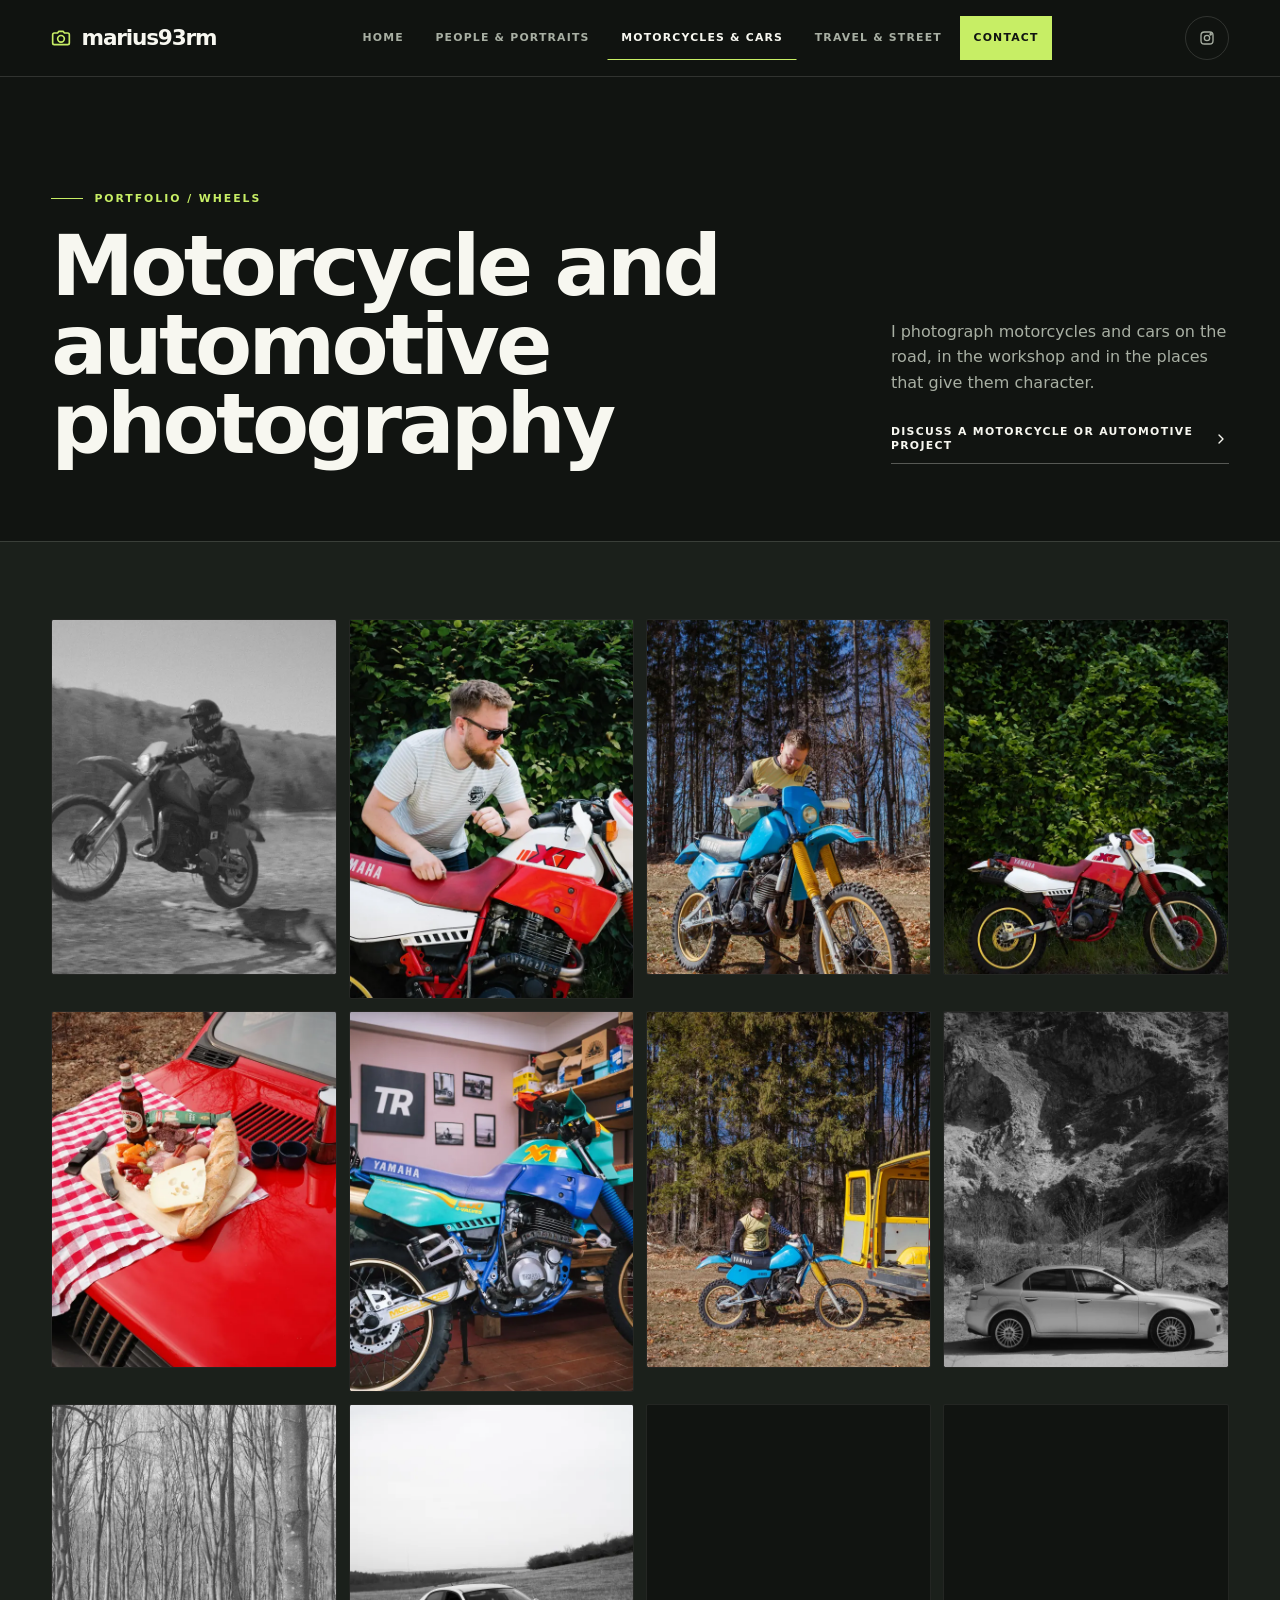
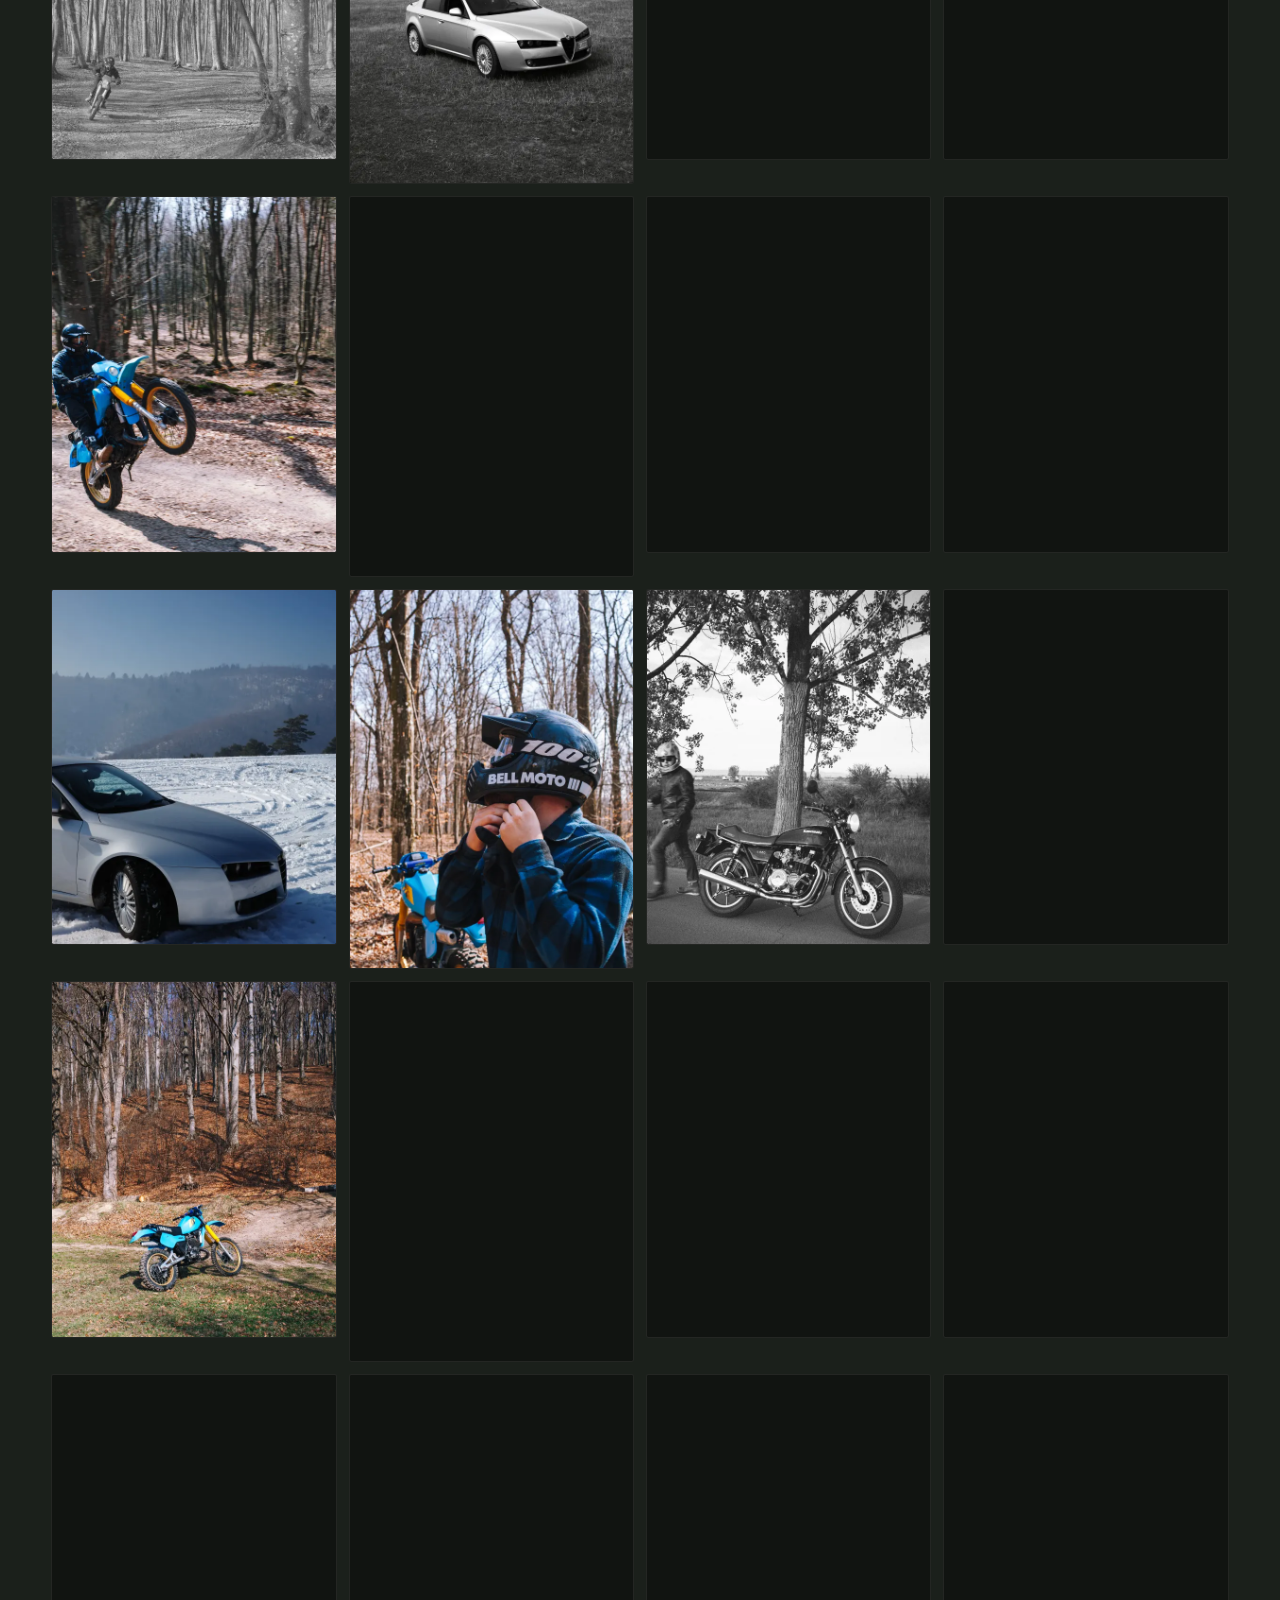
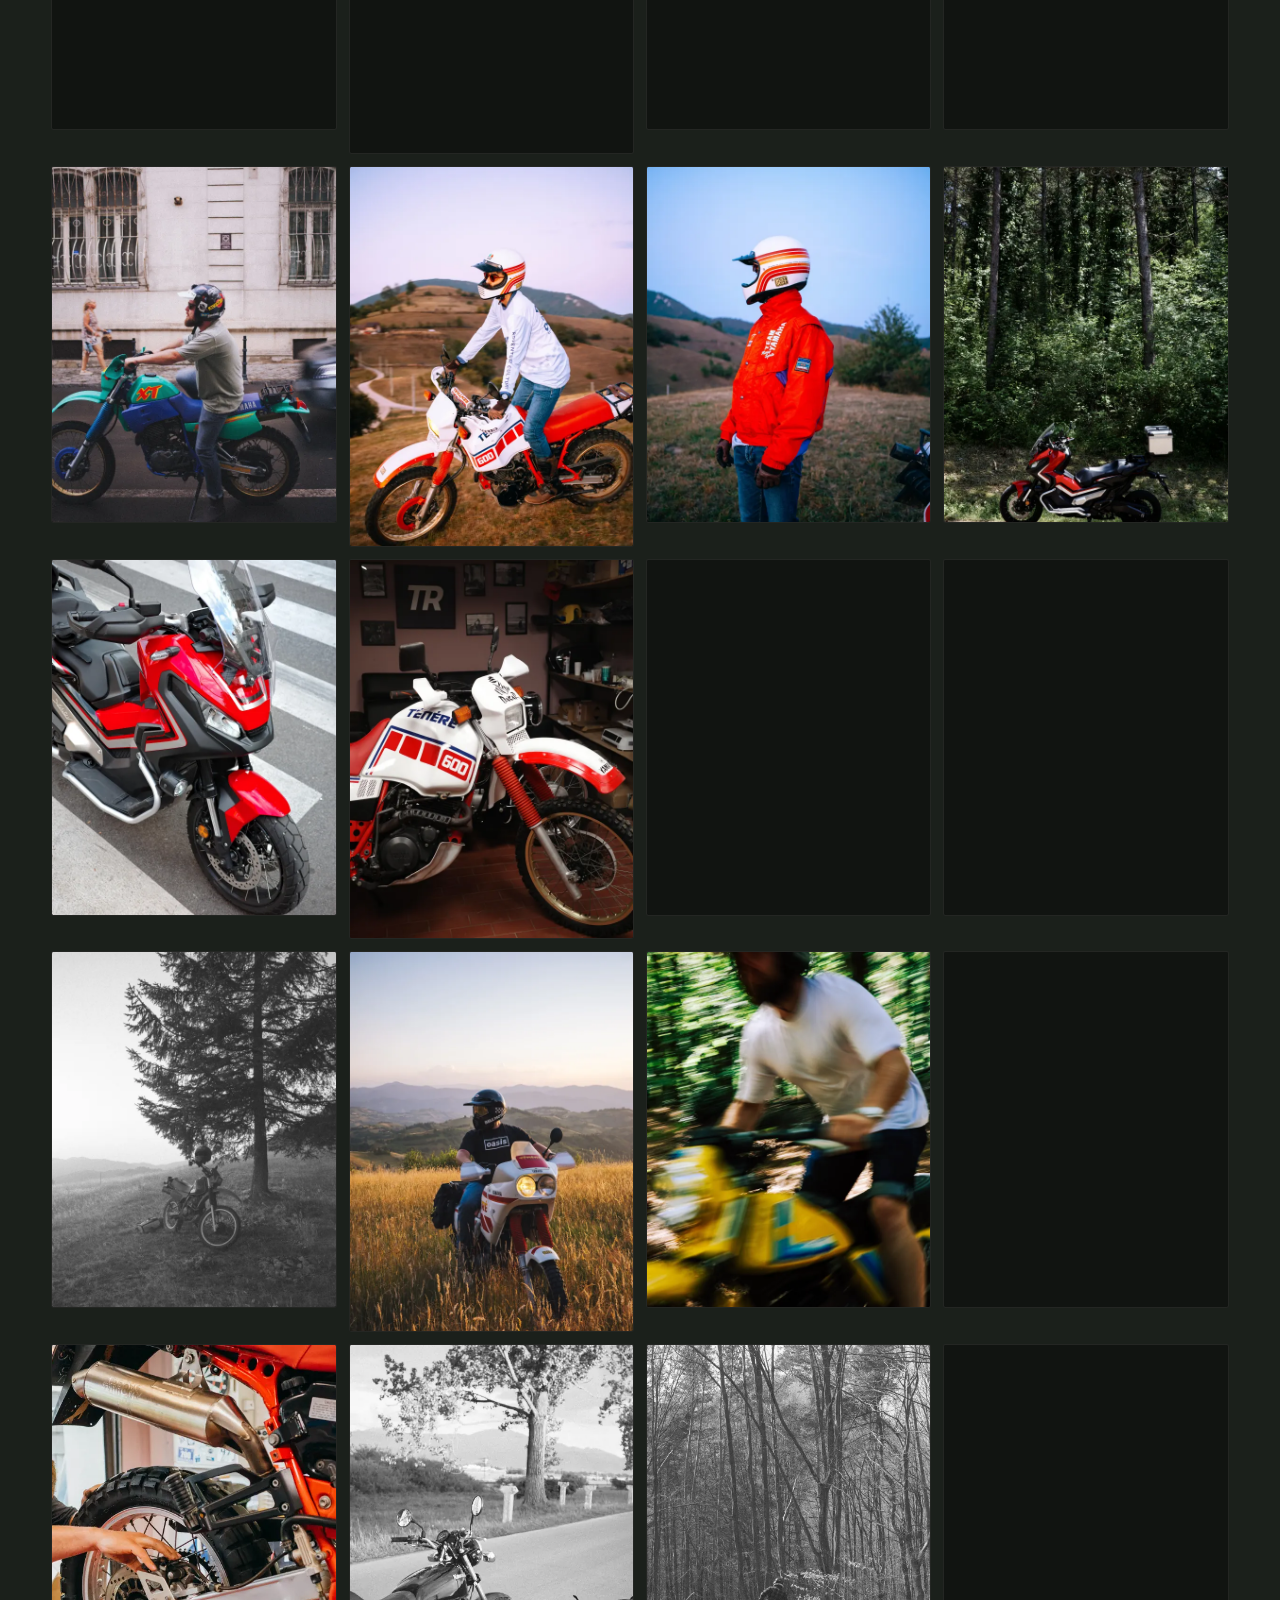
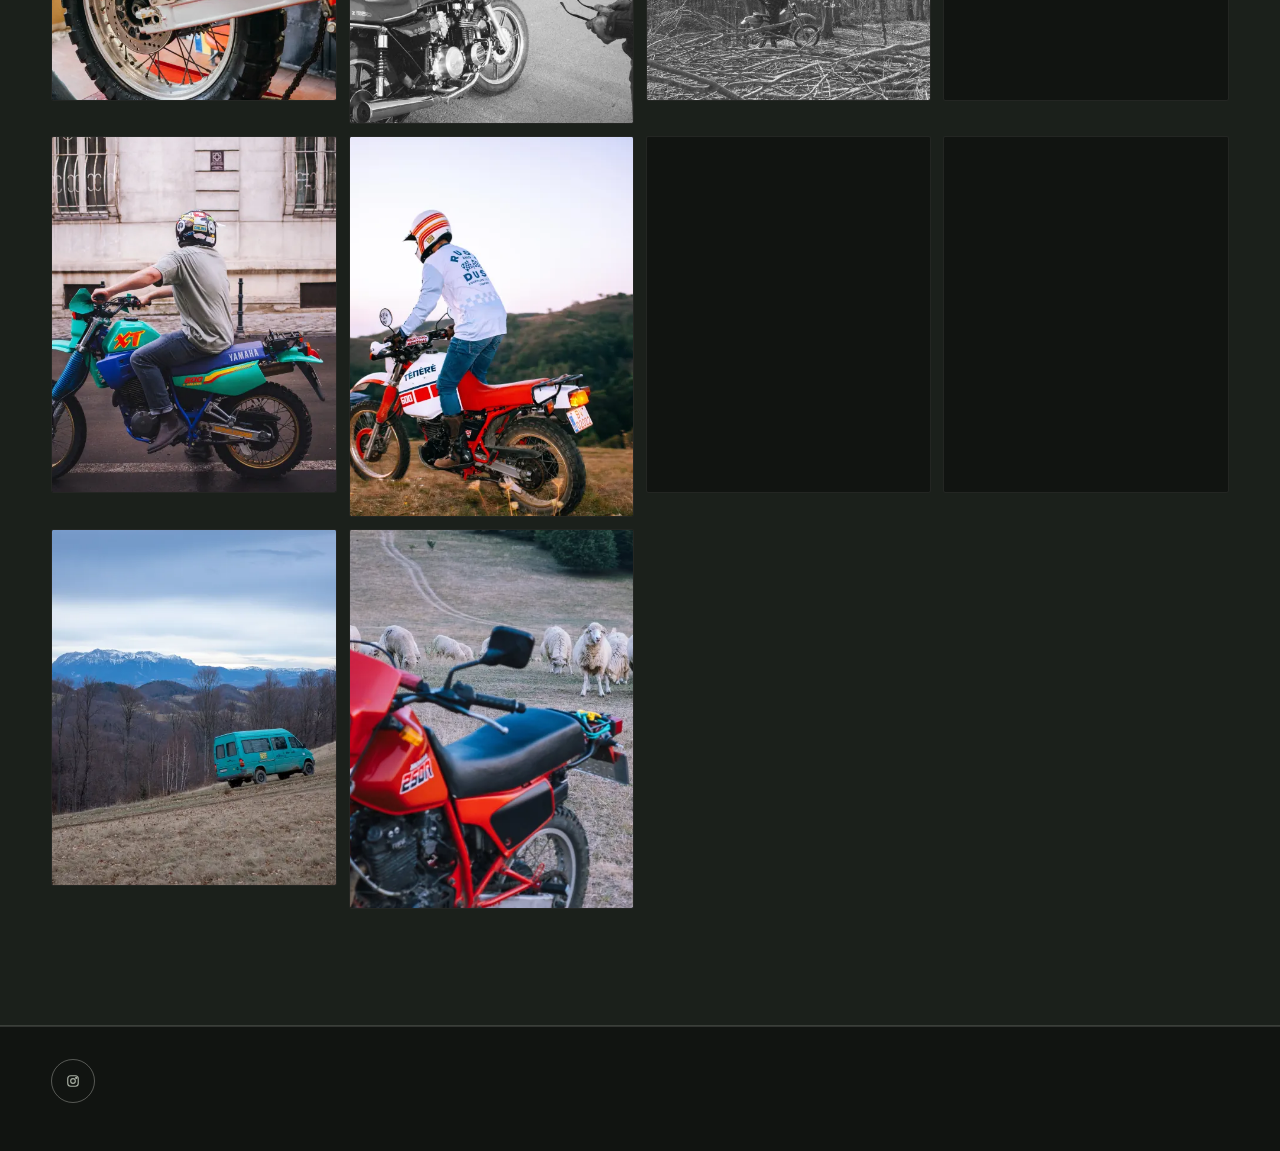
<file: wheels.html>
<!DOCTYPE html>
<html lang="en">

<head>
  <meta charset="utf-8">
  <meta content="width=device-width, initial-scale=1.0" name="viewport">
  <title>Motorcycle &amp; Automotive Photography | Marius</title>
  <meta name="description"
    content="Motorcycle and automotive photography by Marius in Rome, Brașov and beyond. Explore road, workshop and action photographs of bikes and cars, then enquire." />
  <link rel="canonical" href="https://marius93rm.github.io/wheels.html">
  <meta name="robots" content="index, follow, max-image-preview:large">

  <meta property="og:type" content="website">
  <meta property="og:site_name" content="marius93rm">
  <meta property="og:title" content="Motorcycle &amp; Automotive Photography | Marius">
  <meta property="og:description" content="Motorcycle and automotive photography by Marius in Rome, Brașov and beyond. Explore road, workshop and action photographs of bikes and cars, then enquire.">
  <meta property="og:url" content="https://marius93rm.github.io/wheels.html">
  <meta property="og:image" content="https://marius93rm.github.io/assets/img/large/wheels/wheels1.webp">
  <meta property="og:image:alt" content="Motorcycle in black and white on a dirt road">
  <meta name="twitter:card" content="summary_large_image">
  <meta name="twitter:title" content="Motorcycle &amp; Automotive Photography | Marius">
  <meta name="twitter:description" content="Motorcycle and automotive photography by Marius in Rome, Brașov and beyond. Explore road, workshop and action photographs of bikes and cars, then enquire.">
  <meta name="twitter:image" content="https://marius93rm.github.io/assets/img/large/wheels/wheels1.webp">
  <meta name="twitter:image:alt" content="Motorcycle in black and white on a dirt road">

  <!-- Favicons -->
  <link rel="icon"
    href="data:image/svg+xml,<svg xmlns=%22http://www.w3.org/2000/svg%22 viewBox=%220 0 100 100%22><text y=%22.9em%22 font-size=%2290%22>📸</text></svg>">
  <link rel="preload" as="image" href="assets/img/thumbs/wheels/wheels1.webp" fetchpriority="high">

  <!-- Vendor CSS Files -->
  <link href="assets/vendor/bootstrap/css/bootstrap.min.css" rel="stylesheet">

  <link href="assets/vendor/glightbox/css/glightbox.min.css" rel="stylesheet">

  <!-- Main CSS File -->
  <link href="assets/css/main.css" rel="stylesheet">

</head>

<body class="gallery-page">
  <a class="skip-link" href="#main-content">Skip to main content</a>
  <svg aria-hidden="true" class="svg-sprite" width="0" height="0" focusable="false" xmlns="http://www.w3.org/2000/svg">
    <symbol id="icon-camera" viewBox="0 0 24 24"><path d="M14.5 4l1.6 2H20a2 2 0 0 1 2 2v10a2 2 0 0 1-2 2H4a2 2 0 0 1-2-2V8a2 2 0 0 1 2-2h3.9l1.6-2h5z"/><circle cx="12" cy="13" r="4"/></symbol>
    <symbol id="icon-instagram" viewBox="0 0 24 24"><rect x="3" y="3" width="18" height="18" rx="5"/><circle cx="12" cy="12" r="4"/><circle cx="17.5" cy="6.5" r="1"/></symbol>
    <symbol id="icon-menu" viewBox="0 0 24 24"><path d="M4 7h16M4 12h16M4 17h16"/></symbol>
    <symbol id="icon-close" viewBox="0 0 24 24"><path d="M6 6l12 12M18 6L6 18"/></symbol>
    <symbol id="icon-expand" viewBox="0 0 24 24"><path d="M15 3h6v6M9 21H3v-6M21 3l-7 7M3 21l7-7"/></symbol>
    <symbol id="icon-arrow-up" viewBox="0 0 24 24"><path d="M12 19V5M5 12l7-7 7 7"/></symbol>
    <symbol id="icon-phone" viewBox="0 0 24 24"><path d="M22 16.9v3a2 2 0 0 1-2.2 2 19.8 19.8 0 0 1-8.6-3.1 19.5 19.5 0 0 1-6-6A19.8 19.8 0 0 1 2.1 4.2 2 2 0 0 1 4.1 2h3a2 2 0 0 1 2 1.7c.1 1 .4 1.9.7 2.8a2 2 0 0 1-.5 2.1L8.1 9.9a16 16 0 0 0 6 6l1.3-1.3a2 2 0 0 1 2.1-.5c.9.3 1.8.6 2.8.7a2 2 0 0 1 1.7 2.1z"/></symbol>
    <symbol id="icon-mail" viewBox="0 0 24 24"><rect x="3" y="5" width="18" height="14" rx="2"/><path d="M3 7l9 6 9-6"/></symbol>
    <symbol id="icon-chevron-right" viewBox="0 0 24 24"><path d="M9 18l6-6-6-6"/></symbol>
  </svg>

  <header id="header" class="header d-flex align-items-center sticky-top">
    <div class="container-fluid position-relative d-flex align-items-center justify-content-between">

      <a href="index.html" class="logo d-flex align-items-center me-auto me-xl-0">
        <svg class="icon icon-camera" aria-hidden="true"><use href="#icon-camera"></use></svg>
        <span class="sitename">marius93rm</span>
      </a>

      <nav id="navmenu" class="navmenu" aria-label="Primary navigation">
        <ul id="primary-navigation">
          <li><a href="index.html">Home</a></li>
          <li><a href="people.html">People &amp; portraits</a></li>
          <li><a href="wheels.html" class="active" aria-current="page">Motorcycles &amp; cars</a></li>
          <li><a href="world.html">Travel &amp; street</a></li>
          <li><a href="contact.html">Contact</a></li>
        </ul>
        <button class="mobile-nav-toggle d-xl-none" type="button" aria-label="Open navigation" aria-expanded="false" aria-controls="primary-navigation"><svg class="icon icon-menu" aria-hidden="true"><use href="#icon-menu"></use></svg></button>
      </nav>

      <div class="header-social-links">
        <a href="https://www.instagram.com/marius93rm/" class="instagram" aria-label="Visit Marius on Instagram"><svg class="icon icon-instagram" aria-hidden="true"><use href="#icon-instagram"></use></svg></a>
      </div>

    </div>
  </header>

  <main id="main-content" class="main">

    <section class="gallery-intro section">
      <div class="container">
        <div class="gallery-intro-grid">
          <div>
            <p class="eyebrow">Portfolio / Wheels</p>
            <h1>Motorcycle and automotive photography</h1>
          </div>
          <div>
            <p>I photograph motorcycles and cars on the road, in the workshop and in the places that give them character.</p>
            <a class="intro-cta" href="contact.html">Discuss a motorcycle or automotive project <svg class="icon icon-chevron-right" aria-hidden="true"><use href="#icon-chevron-right"></use></svg></a>
          </div>
        </div>
      </div>
    </section>

    <!-- Gallery Section -->
    <section id="gallery" class="gallery section">

      <div class="container-fluid">

        <div class="row gallery-grid">

          <div class="col-xl-3 col-lg-4 col-md-6">
            <div class="gallery-item h-100">
              <img src="assets/img/thumbs/wheels/wheels1.webp" class="img-fluid" alt="Motorcycle in black and white on a dirt road" width="600" height="900" decoding="async" fetchpriority="high" loading="eager">
              <div class="gallery-links d-flex align-items-center justify-content-center">
                <a href="assets/img/large/wheels/wheels1.webp" title="Motorcycle in black and white on a dirt road"
                  class="glightbox preview-link" aria-label="Open full-size image: Motorcycle in black and white on a dirt road"><svg class="icon icon-expand" aria-hidden="true"><use href="#icon-expand"></use></svg></a>
              </div>
            </div>
          </div>

          <div class="col-xl-3 col-lg-4 col-md-6">
            <div class="gallery-item h-100">
              <img src="assets/img/thumbs/wheels/wheels2.webp" class="img-fluid" alt="Man sitting on a red motorcycle" width="600" height="900" decoding="async" loading="lazy">
              <div class="gallery-links d-flex align-items-center justify-content-center">
                <a href="assets/img/large/wheels/wheels2.webp" title="Man sitting on a red motorcycle"
                  class="glightbox preview-link" aria-label="Open full-size image: Man sitting on a red motorcycle"><svg class="icon icon-expand" aria-hidden="true"><use href="#icon-expand"></use></svg></a>
              </div>
            </div>
          </div>

          <div class="col-xl-3 col-lg-4 col-md-6">
            <div class="gallery-item h-100">
              <img src="assets/img/thumbs/wheels/wheels3.webp" class="img-fluid" alt="Motorcycle on a forest trail" width="600" height="900" decoding="async" loading="lazy">
              <div class="gallery-links d-flex align-items-center justify-content-center">
                <a href="assets/img/large/wheels/wheels3.webp" title="Motorcycle on a forest trail"
                  class="glightbox preview-link" aria-label="Open full-size image: Motorcycle on a forest trail"><svg class="icon icon-expand" aria-hidden="true"><use href="#icon-expand"></use></svg></a>
              </div>
            </div>
          </div>

          <div class="col-xl-3 col-lg-4 col-md-6">
            <div class="gallery-item h-100">
              <img src="assets/img/thumbs/wheels/wheels4.webp" class="img-fluid" alt="Motorcycle engine and exhaust close-up" width="600" height="900" decoding="async" loading="lazy">
              <div class="gallery-links d-flex align-items-center justify-content-center">
                <a href="assets/img/large/wheels/wheels4.webp" title="Motorcycle engine and exhaust close-up"
                  class="glightbox preview-link" aria-label="Open full-size image: Motorcycle engine and exhaust close-up"><svg class="icon icon-expand" aria-hidden="true"><use href="#icon-expand"></use></svg></a>
              </div>
            </div>
          </div>

          <div class="col-xl-3 col-lg-4 col-md-6">
            <div class="gallery-item h-100">
              <img src="assets/img/thumbs/wheels/wheels5.webp" class="img-fluid" alt="Red motorcycle in a garage" width="600" height="900" decoding="async" loading="lazy">
              <div class="gallery-links d-flex align-items-center justify-content-center">
                <a href="assets/img/large/wheels/wheels5.webp" title="Red motorcycle in a garage"
                  class="glightbox preview-link" aria-label="Open full-size image: Red motorcycle in a garage"><svg class="icon icon-expand" aria-hidden="true"><use href="#icon-expand"></use></svg></a>
              </div>
            </div>
          </div>

          <div class="col-xl-3 col-lg-4 col-md-6">
            <div class="gallery-item h-100">
              <img src="assets/img/thumbs/wheels/wheels6.webp" class="img-fluid" alt="Motorcycles parked outside a building" width="600" height="900" decoding="async" loading="lazy">
              <div class="gallery-links d-flex align-items-center justify-content-center">
                <a href="assets/img/large/wheels/wheels6.webp" title="Motorcycles parked outside a building"
                  class="glightbox preview-link" aria-label="Open full-size image: Motorcycles parked outside a building"><svg class="icon icon-expand" aria-hidden="true"><use href="#icon-expand"></use></svg></a>
              </div>
            </div>
          </div>

          <div class="col-xl-3 col-lg-4 col-md-6">
            <div class="gallery-item h-100">
              <img src="assets/img/thumbs/wheels/wheels7.webp" class="img-fluid" alt="Motorcycle on a dirt path in the woods" width="600" height="900" decoding="async" loading="lazy">
              <div class="gallery-links d-flex align-items-center justify-content-center">
                <a href="assets/img/large/wheels/wheels7.webp" title="Motorcycle on a dirt path in the woods"
                  class="glightbox preview-link" aria-label="Open full-size image: Motorcycle on a dirt path in the woods"><svg class="icon icon-expand" aria-hidden="true"><use href="#icon-expand"></use></svg></a>
              </div>
            </div>
          </div>

          <div class="col-xl-3 col-lg-4 col-md-6">
            <div class="gallery-item h-100">
              <img src="assets/img/thumbs/wheels/wheels8.webp" class="img-fluid" alt="White sports car parked on a road" width="600" height="900" decoding="async" loading="lazy">
              <div class="gallery-links d-flex align-items-center justify-content-center">
                <a href="assets/img/large/wheels/wheels8.webp" title="White sports car parked on a road"
                  class="glightbox preview-link" aria-label="Open full-size image: White sports car parked on a road"><svg class="icon icon-expand" aria-hidden="true"><use href="#icon-expand"></use></svg></a>
              </div>
            </div>
          </div>

          <div class="col-xl-3 col-lg-4 col-md-6">
            <div class="gallery-item h-100">
              <img src="assets/img/thumbs/wheels/wheels9.webp" class="img-fluid" alt="Black and white photo of a motorcycle in the woods" width="600" height="900" decoding="async" loading="lazy">
              <div class="gallery-links d-flex align-items-center justify-content-center">
                <a href="assets/img/large/wheels/wheels9.webp" title="Black and white photo of a motorcycle in the woods"
                  class="glightbox preview-link" aria-label="Open full-size image: Black and white photo of a motorcycle in the woods"><svg class="icon icon-expand" aria-hidden="true"><use href="#icon-expand"></use></svg></a>
              </div>
            </div>
          </div>

          <div class="col-xl-3 col-lg-4 col-md-6">
            <div class="gallery-item h-100">
              <img src="assets/img/thumbs/wheels/wheels10.webp" class="img-fluid" alt="White car on an open road" width="600" height="900" decoding="async" loading="lazy">
              <div class="gallery-links d-flex align-items-center justify-content-center">
                <a href="assets/img/large/wheels/wheels10.webp" title="White car on an open road"
                  class="glightbox preview-link" aria-label="Open full-size image: White car on an open road"><svg class="icon icon-expand" aria-hidden="true"><use href="#icon-expand"></use></svg></a>
              </div>
            </div>
          </div>

          <div class="col-xl-3 col-lg-4 col-md-6">
            <div class="gallery-item h-100">
              <img src="assets/img/thumbs/wheels/wheels11.webp" class="img-fluid" alt="Close-up of a car tire and rim" width="600" height="900" decoding="async" loading="lazy">
              <div class="gallery-links d-flex align-items-center justify-content-center">
                <a href="assets/img/large/wheels/wheels11.webp" title="Close-up of a car tire and rim"
                  class="glightbox preview-link" aria-label="Open full-size image: Close-up of a car tire and rim"><svg class="icon icon-expand" aria-hidden="true"><use href="#icon-expand"></use></svg></a>
              </div>
            </div>
          </div>

          <div class="col-xl-3 col-lg-4 col-md-6">
            <div class="gallery-item h-100">
              <img src="assets/img/thumbs/wheels/wheels12.webp" class="img-fluid" alt="Motorcycle in a grassy field" width="600" height="900" decoding="async" loading="lazy">
              <div class="gallery-links d-flex align-items-center justify-content-center">
                <a href="assets/img/large/wheels/wheels12.webp" title="Motorcycle in a grassy field"
                  class="glightbox preview-link" aria-label="Open full-size image: Motorcycle in a grassy field"><svg class="icon icon-expand" aria-hidden="true"><use href="#icon-expand"></use></svg></a>
              </div>
            </div>
          </div>

          <div class="col-xl-3 col-lg-4 col-md-6">
            <div class="gallery-item h-100">
              <img src="assets/img/thumbs/wheels/wheels13.webp" class="img-fluid" alt="Motorcycle riding on a dirt path" width="600" height="900" decoding="async" loading="lazy">
              <div class="gallery-links d-flex align-items-center justify-content-center">
                <a href="assets/img/large/wheels/wheels13.webp" title="Motorcycle riding on a dirt path"
                  class="glightbox preview-link" aria-label="Open full-size image: Motorcycle riding on a dirt path"><svg class="icon icon-expand" aria-hidden="true"><use href="#icon-expand"></use></svg></a>
              </div>
            </div>
          </div>

          <div class="col-xl-3 col-lg-4 col-md-6">
            <div class="gallery-item h-100">
              <img src="assets/img/thumbs/wheels/wheels14.webp" class="img-fluid" alt="Close-up of a motorcycle’s wheel and front suspension" width="600" height="900" decoding="async" loading="lazy">
              <div class="gallery-links d-flex align-items-center justify-content-center">
                <a href="assets/img/large/wheels/wheels14.webp" title="Close-up of a motorcycle’s wheel and front suspension"
                  class="glightbox preview-link" aria-label="Open full-size image: Close-up of a motorcycle’s wheel and front suspension"><svg class="icon icon-expand" aria-hidden="true"><use href="#icon-expand"></use></svg></a>
              </div>
            </div>
          </div>

          <div class="col-xl-3 col-lg-4 col-md-6">
            <div class="gallery-item h-100">
              <img src="assets/img/thumbs/wheels/wheels15.webp" class="img-fluid" alt="Red car parked in the forest" width="600" height="900" decoding="async" loading="lazy">
              <div class="gallery-links d-flex align-items-center justify-content-center">
                <a href="assets/img/large/wheels/wheels15.webp" title="Red car parked in the forest"
                  class="glightbox preview-link" aria-label="Open full-size image: Red car parked in the forest"><svg class="icon icon-expand" aria-hidden="true"><use href="#icon-expand"></use></svg></a>
              </div>
            </div>
          </div>

          <div class="col-xl-3 col-lg-4 col-md-6">
            <div class="gallery-item h-100">
              <img src="assets/img/thumbs/wheels/wheels16.webp" class="img-fluid" alt="Black and white photo of a motorcycle in the woods" width="600" height="900" decoding="async" loading="lazy">
              <div class="gallery-links d-flex align-items-center justify-content-center">
                <a href="assets/img/large/wheels/wheels16.webp" title="Black and white photo of a motorcycle in the woods"
                  class="glightbox preview-link" aria-label="Open full-size image: Black and white photo of a motorcycle in the woods"><svg class="icon icon-expand" aria-hidden="true"><use href="#icon-expand"></use></svg></a>
              </div>
            </div>
          </div>

          <div class="col-xl-3 col-lg-4 col-md-6">
            <div class="gallery-item h-100">
              <img src="assets/img/thumbs/wheels/wheels17.webp" class="img-fluid" alt="White sports car on a mountain road" width="600" height="900" decoding="async" loading="lazy">
              <div class="gallery-links d-flex align-items-center justify-content-center">
                <a href="assets/img/large/wheels/wheels17.webp" title="White sports car on a mountain road"
                  class="glightbox preview-link" aria-label="Open full-size image: White sports car on a mountain road"><svg class="icon icon-expand" aria-hidden="true"><use href="#icon-expand"></use></svg></a>
              </div>
            </div>
          </div>

          <div class="col-xl-3 col-lg-4 col-md-6">
            <div class="gallery-item h-100">
              <img src="assets/img/thumbs/wheels/wheels18.webp" class="img-fluid" alt="Person wearing a helmet on a motorcycle" width="600" height="900" decoding="async" loading="lazy">
              <div class="gallery-links d-flex align-items-center justify-content-center">
                <a href="assets/img/large/wheels/wheels18.webp" title="Person wearing a helmet on a motorcycle"
                  class="glightbox preview-link" aria-label="Open full-size image: Person wearing a helmet on a motorcycle"><svg class="icon icon-expand" aria-hidden="true"><use href="#icon-expand"></use></svg></a>
              </div>
            </div>
          </div>

          <div class="col-xl-3 col-lg-4 col-md-6">
            <div class="gallery-item h-100">
              <img src="assets/img/thumbs/wheels/wheels19.webp" class="img-fluid" alt="Black and white photo of a parked motorcycle" width="600" height="900" decoding="async" loading="lazy">
              <div class="gallery-links d-flex align-items-center justify-content-center">
                <a href="assets/img/large/wheels/wheels19.webp" title="Black and white photo of a parked motorcycle"
                  class="glightbox preview-link" aria-label="Open full-size image: Black and white photo of a parked motorcycle"><svg class="icon icon-expand" aria-hidden="true"><use href="#icon-expand"></use></svg></a>
              </div>
            </div>
          </div>

          <div class="col-xl-3 col-lg-4 col-md-6">
            <div class="gallery-item h-100">
              <img src="assets/img/thumbs/wheels/wheels20.webp" class="img-fluid" alt="Close-up of a motorcycle tire with red bodywork" width="600" height="900" decoding="async" loading="lazy">
              <div class="gallery-links d-flex align-items-center justify-content-center">
                <a href="assets/img/large/wheels/wheels20.webp" title="Close-up of a motorcycle tire with red bodywork"
                  class="glightbox preview-link" aria-label="Open full-size image: Close-up of a motorcycle tire with red bodywork"><svg class="icon icon-expand" aria-hidden="true"><use href="#icon-expand"></use></svg></a>
              </div>
            </div>
          </div>

          <div class="col-xl-3 col-lg-4 col-md-6">
            <div class="gallery-item h-100">
              <img src="assets/img/thumbs/wheels/wheels21.webp" class="img-fluid" alt="Motorcycle parked in a clearing in the woods" width="600" height="900" decoding="async" loading="lazy">
              <div class="gallery-links d-flex align-items-center justify-content-center">
                <a href="assets/img/large/wheels/wheels21.webp" title="Motorcycle parked in a clearing in the woods" class="glightbox preview-link" aria-label="Open full-size image: Motorcycle parked in a clearing in the woods"><svg class="icon icon-expand" aria-hidden="true"><use href="#icon-expand"></use></svg></a>
              </div>
            </div>
          </div>
          
          <div class="col-xl-3 col-lg-4 col-md-6">
            <div class="gallery-item h-100">
              <img src="assets/img/thumbs/wheels/wheels22.webp" class="img-fluid" alt="Motorcycle riding through a forest trail" width="600" height="900" decoding="async" loading="lazy">
              <div class="gallery-links d-flex align-items-center justify-content-center">
                <a href="assets/img/large/wheels/wheels22.webp" title="Motorcycle riding through a forest trail" class="glightbox preview-link" aria-label="Open full-size image: Motorcycle riding through a forest trail"><svg class="icon icon-expand" aria-hidden="true"><use href="#icon-expand"></use></svg></a>
              </div>
            </div>
          </div>
          
          <div class="col-xl-3 col-lg-4 col-md-6">
            <div class="gallery-item h-100">
              <img src="assets/img/thumbs/wheels/wheels23.webp" class="img-fluid" alt="Motorcycle on a hilly terrain" width="600" height="900" decoding="async" loading="lazy">
              <div class="gallery-links d-flex align-items-center justify-content-center">
                <a href="assets/img/large/wheels/wheels23.webp" title="Motorcycle on a hilly terrain" class="glightbox preview-link" aria-label="Open full-size image: Motorcycle on a hilly terrain"><svg class="icon icon-expand" aria-hidden="true"><use href="#icon-expand"></use></svg></a>
              </div>
            </div>
          </div>
          
          <div class="col-xl-3 col-lg-4 col-md-6">
            <div class="gallery-item h-100">
              <img src="assets/img/thumbs/wheels/wheels24.webp" class="img-fluid" alt="Motorcycle in black and white riding along a path" width="600" height="900" decoding="async" loading="lazy">
              <div class="gallery-links d-flex align-items-center justify-content-center">
                <a href="assets/img/large/wheels/wheels24.webp" title="Motorcycle in black and white riding along a path" class="glightbox preview-link" aria-label="Open full-size image: Motorcycle in black and white riding along a path"><svg class="icon icon-expand" aria-hidden="true"><use href="#icon-expand"></use></svg></a>
              </div>
            </div>
          </div>
          
          <div class="col-xl-3 col-lg-4 col-md-6">
            <div class="gallery-item h-100">
              <img src="assets/img/thumbs/wheels/wheels25.webp" class="img-fluid" alt="Motorcycle parked on a field" width="600" height="900" decoding="async" loading="lazy">
              <div class="gallery-links d-flex align-items-center justify-content-center">
                <a href="assets/img/large/wheels/wheels25.webp" title="Motorcycle parked on a field" class="glightbox preview-link" aria-label="Open full-size image: Motorcycle parked on a field"><svg class="icon icon-expand" aria-hidden="true"><use href="#icon-expand"></use></svg></a>
              </div>
            </div>
          </div>
          
          <div class="col-xl-3 col-lg-4 col-md-6">
            <div class="gallery-item h-100">
              <img src="assets/img/thumbs/wheels/wheels26.webp" class="img-fluid" alt="Motorcycle rider adjusting a helmet in a field" width="600" height="900" decoding="async" loading="lazy">
              <div class="gallery-links d-flex align-items-center justify-content-center">
                <a href="assets/img/large/wheels/wheels26.webp" title="Motorcycle rider adjusting a helmet in a field" class="glightbox preview-link" aria-label="Open full-size image: Motorcycle rider adjusting a helmet in a field"><svg class="icon icon-expand" aria-hidden="true"><use href="#icon-expand"></use></svg></a>
              </div>
            </div>
          </div>
          
          <div class="col-xl-3 col-lg-4 col-md-6">
            <div class="gallery-item h-100">
              <img src="assets/img/thumbs/wheels/wheels27.webp" class="img-fluid" alt="Man sitting on a motorcycle adjusting controls" width="600" height="900" decoding="async" loading="lazy">
              <div class="gallery-links d-flex align-items-center justify-content-center">
                <a href="assets/img/large/wheels/wheels27.webp" title="Man sitting on a motorcycle adjusting controls" class="glightbox preview-link" aria-label="Open full-size image: Man sitting on a motorcycle adjusting controls"><svg class="icon icon-expand" aria-hidden="true"><use href="#icon-expand"></use></svg></a>
              </div>
            </div>
          </div>
          
          <div class="col-xl-3 col-lg-4 col-md-6">
            <div class="gallery-item h-100">
              <img src="assets/img/thumbs/wheels/wheels28.webp" class="img-fluid" alt="Motorcycle parked outside an urban building" width="600" height="900" decoding="async" loading="lazy">
              <div class="gallery-links d-flex align-items-center justify-content-center">
                <a href="assets/img/large/wheels/wheels28.webp" title="Motorcycle parked outside an urban building" class="glightbox preview-link" aria-label="Open full-size image: Motorcycle parked outside an urban building"><svg class="icon icon-expand" aria-hidden="true"><use href="#icon-expand"></use></svg></a>
              </div>
            </div>
          </div>
          
          <div class="col-xl-3 col-lg-4 col-md-6">
            <div class="gallery-item h-100">
              <img src="assets/img/thumbs/wheels/wheels29.webp" class="img-fluid" alt="Motorcycle rider on a dirt road" width="600" height="900" decoding="async" loading="lazy">
              <div class="gallery-links d-flex align-items-center justify-content-center">
                <a href="assets/img/large/wheels/wheels29.webp" title="Motorcycle rider on a dirt road" class="glightbox preview-link" aria-label="Open full-size image: Motorcycle rider on a dirt road"><svg class="icon icon-expand" aria-hidden="true"><use href="#icon-expand"></use></svg></a>
              </div>
            </div>
          </div>
          
          <div class="col-xl-3 col-lg-4 col-md-6">
            <div class="gallery-item h-100">
              <img src="assets/img/thumbs/wheels/wheels30.webp" class="img-fluid" alt="Motorcycle rider standing next to a dirt bike" width="600" height="900" decoding="async" loading="lazy">
              <div class="gallery-links d-flex align-items-center justify-content-center">
                <a href="assets/img/large/wheels/wheels30.webp" title="Motorcycle rider standing next to a dirt bike" class="glightbox preview-link" aria-label="Open full-size image: Motorcycle rider standing next to a dirt bike"><svg class="icon icon-expand" aria-hidden="true"><use href="#icon-expand"></use></svg></a>
              </div>
            </div>
          </div>
          
          <div class="col-xl-3 col-lg-4 col-md-6">
            <div class="gallery-item h-100">
              <img src="assets/img/thumbs/wheels/wheels31.webp" class="img-fluid" alt="Motorcycle rider in a red jacket on a trail" width="600" height="900" decoding="async" loading="lazy">
              <div class="gallery-links d-flex align-items-center justify-content-center">
                <a href="assets/img/large/wheels/wheels31.webp" title="Motorcycle rider in a red jacket on a trail" class="glightbox preview-link" aria-label="Open full-size image: Motorcycle rider in a red jacket on a trail"><svg class="icon icon-expand" aria-hidden="true"><use href="#icon-expand"></use></svg></a>
              </div>
            </div>
          </div>
          
          <div class="col-xl-3 col-lg-4 col-md-6">
            <div class="gallery-item h-100">
              <img src="assets/img/thumbs/wheels/wheels32.webp" class="img-fluid" alt="Motorcycle parked in the woods with leaves around" width="600" height="900" decoding="async" loading="lazy">
              <div class="gallery-links d-flex align-items-center justify-content-center">
                <a href="assets/img/large/wheels/wheels32.webp" title="Motorcycle parked in the woods with leaves around" class="glightbox preview-link" aria-label="Open full-size image: Motorcycle parked in the woods with leaves around"><svg class="icon icon-expand" aria-hidden="true"><use href="#icon-expand"></use></svg></a>
              </div>
            </div>
          </div>
                    
          <div class="col-xl-3 col-lg-4 col-md-6">
            <div class="gallery-item h-100">
              <img src="assets/img/thumbs/wheels/wheels33.webp" class="img-fluid" alt="Red motorcycle parked on the street" width="600" height="900" decoding="async" loading="lazy">
              <div class="gallery-links d-flex align-items-center justify-content-center">
                <a href="assets/img/large/wheels/wheels33.webp" title="Red motorcycle parked on the street" class="glightbox preview-link" aria-label="Open full-size image: Red motorcycle parked on the street"><svg class="icon icon-expand" aria-hidden="true"><use href="#icon-expand"></use></svg></a>
              </div>
            </div>
          </div>
          
          <div class="col-xl-3 col-lg-4 col-md-6">
            <div class="gallery-item h-100">
              <img src="assets/img/thumbs/wheels/wheels34.webp" class="img-fluid" alt="White and red motorcycle parked on a field" width="600" height="900" decoding="async" loading="lazy">
              <div class="gallery-links d-flex align-items-center justify-content-center">
                <a href="assets/img/large/wheels/wheels34.webp" title="White and red motorcycle parked on a field" class="glightbox preview-link" aria-label="Open full-size image: White and red motorcycle parked on a field"><svg class="icon icon-expand" aria-hidden="true"><use href="#icon-expand"></use></svg></a>
              </div>
            </div>
          </div>
          
          <div class="col-xl-3 col-lg-4 col-md-6">
            <div class="gallery-item h-100">
              <img src="assets/img/thumbs/wheels/wheels35.webp" class="img-fluid" alt="Close-up of motorcycle’s front view in the woods" width="600" height="900" decoding="async" loading="lazy">
              <div class="gallery-links d-flex align-items-center justify-content-center">
                <a href="assets/img/large/wheels/wheels35.webp" title="Close-up of motorcycle’s front view in the woods" class="glightbox preview-link" aria-label="Open full-size image: Close-up of motorcycle’s front view in the woods"><svg class="icon icon-expand" aria-hidden="true"><use href="#icon-expand"></use></svg></a>
              </div>
            </div>
          </div>
          
          <div class="col-xl-3 col-lg-4 col-md-6">
            <div class="gallery-item h-100">
              <img src="assets/img/thumbs/wheels/wheels36.webp" class="img-fluid" alt="Motorcyclist with a helmet near a dirt bike" width="600" height="900" decoding="async" loading="lazy">
              <div class="gallery-links d-flex align-items-center justify-content-center">
                <a href="assets/img/large/wheels/wheels36.webp" title="Motorcyclist with a helmet near a dirt bike" class="glightbox preview-link" aria-label="Open full-size image: Motorcyclist with a helmet near a dirt bike"><svg class="icon icon-expand" aria-hidden="true"><use href="#icon-expand"></use></svg></a>
              </div>
            </div>
          </div>
          
          <div class="col-xl-3 col-lg-4 col-md-6">
            <div class="gallery-item h-100">
              <img src="assets/img/thumbs/wheels/wheels37.webp" class="img-fluid" alt="Black and white photo of a lone tree and a motorcycle" width="600" height="900" decoding="async" loading="lazy">
              <div class="gallery-links d-flex align-items-center justify-content-center">
                <a href="assets/img/large/wheels/wheels37.webp" title="Black and white photo of a lone tree and a motorcycle" class="glightbox preview-link" aria-label="Open full-size image: Black and white photo of a lone tree and a motorcycle"><svg class="icon icon-expand" aria-hidden="true"><use href="#icon-expand"></use></svg></a>
              </div>
            </div>
          </div>
          
          <div class="col-xl-3 col-lg-4 col-md-6">
            <div class="gallery-item h-100">
              <img src="assets/img/thumbs/wheels/wheels38.webp" class="img-fluid" alt="Motorcyclist standing in an open field" width="600" height="900" decoding="async" loading="lazy">
              <div class="gallery-links d-flex align-items-center justify-content-center">
                <a href="assets/img/large/wheels/wheels38.webp" title="Motorcyclist standing in an open field" class="glightbox preview-link" aria-label="Open full-size image: Motorcyclist standing in an open field"><svg class="icon icon-expand" aria-hidden="true"><use href="#icon-expand"></use></svg></a>
              </div>
            </div>
          </div>
          
          <div class="col-xl-3 col-lg-4 col-md-6">
            <div class="gallery-item h-100">
              <img src="assets/img/thumbs/wheels/wheels39.webp" class="img-fluid" alt="Close-up of motorcyclist in motion in the forest" width="600" height="900" decoding="async" loading="lazy">
              <div class="gallery-links d-flex align-items-center justify-content-center">
                <a href="assets/img/large/wheels/wheels39.webp" title="Close-up of motorcyclist in motion in the forest" class="glightbox preview-link" aria-label="Open full-size image: Close-up of motorcyclist in motion in the forest"><svg class="icon icon-expand" aria-hidden="true"><use href="#icon-expand"></use></svg></a>
              </div>
            </div>
          </div>
          
          <div class="col-xl-3 col-lg-4 col-md-6">
            <div class="gallery-item h-100">
              <img src="assets/img/thumbs/wheels/wheels40.webp" class="img-fluid" alt="Motorcycle close-up of the front wheel and suspension" width="600" height="900" decoding="async" loading="lazy">
              <div class="gallery-links d-flex align-items-center justify-content-center">
                <a href="assets/img/large/wheels/wheels40.webp" title="Motorcycle close-up of the front wheel and suspension" class="glightbox preview-link" aria-label="Open full-size image: Motorcycle close-up of the front wheel and suspension"><svg class="icon icon-expand" aria-hidden="true"><use href="#icon-expand"></use></svg></a>
              </div>
            </div>
          </div>
          
          <div class="col-xl-3 col-lg-4 col-md-6">
            <div class="gallery-item h-100">
              <img src="assets/img/thumbs/wheels/wheels41.webp" class="img-fluid" alt="Motorcycle parked on a dirt road" width="900" height="600" decoding="async" loading="lazy">
              <div class="gallery-links d-flex align-items-center justify-content-center">
                <a href="assets/img/large/wheels/wheels41.webp" title="Motorcycle parked on a dirt road" class="glightbox preview-link" aria-label="Open full-size image: Motorcycle parked on a dirt road"><svg class="icon icon-expand" aria-hidden="true"><use href="#icon-expand"></use></svg></a>
              </div>
            </div>
          </div>
          
          <div class="col-xl-3 col-lg-4 col-md-6">
            <div class="gallery-item h-100">
              <img src="assets/img/thumbs/wheels/wheels42.webp" class="img-fluid" alt="Black and white photo of vintage motorcycles" width="900" height="600" decoding="async" loading="lazy">
              <div class="gallery-links d-flex align-items-center justify-content-center">
                <a href="assets/img/large/wheels/wheels42.webp" title="Black and white photo of vintage motorcycles" class="glightbox preview-link" aria-label="Open full-size image: Black and white photo of vintage motorcycles"><svg class="icon icon-expand" aria-hidden="true"><use href="#icon-expand"></use></svg></a>
              </div>
            </div>
          </div>
          
          <div class="col-xl-3 col-lg-4 col-md-6">
            <div class="gallery-item h-100">
              <img src="assets/img/thumbs/wheels/wheels43.webp" class="img-fluid" alt="Black and white forest scene with motorcycles" width="900" height="600" decoding="async" loading="lazy">
              <div class="gallery-links d-flex align-items-center justify-content-center">
                <a href="assets/img/large/wheels/wheels43.webp" title="Black and white forest scene with motorcycles" class="glightbox preview-link" aria-label="Open full-size image: Black and white forest scene with motorcycles"><svg class="icon icon-expand" aria-hidden="true"><use href="#icon-expand"></use></svg></a>
              </div>
            </div>
          </div>
          
          <div class="col-xl-3 col-lg-4 col-md-6">
            <div class="gallery-item h-100">
              <img src="assets/img/thumbs/wheels/wheels44.webp" class="img-fluid" alt="Yellow motorcycle parked next to stairs indoors" width="900" height="600" decoding="async" loading="lazy">
              <div class="gallery-links d-flex align-items-center justify-content-center">
                <a href="assets/img/large/wheels/wheels44.webp" title="Yellow motorcycle parked next to stairs indoors" class="glightbox preview-link" aria-label="Open full-size image: Yellow motorcycle parked next to stairs indoors"><svg class="icon icon-expand" aria-hidden="true"><use href="#icon-expand"></use></svg></a>
              </div>
            </div>
          </div>
          
          <div class="col-xl-3 col-lg-4 col-md-6">
            <div class="gallery-item h-100">
              <img src="assets/img/thumbs/wheels/wheels45.webp" class="img-fluid" alt="Motorcycle parked next to an urban building" width="900" height="600" decoding="async" loading="lazy">
              <div class="gallery-links d-flex align-items-center justify-content-center">
                <a href="assets/img/large/wheels/wheels45.webp" title="Motorcycle parked next to an urban building" class="glightbox preview-link" aria-label="Open full-size image: Motorcycle parked next to an urban building"><svg class="icon icon-expand" aria-hidden="true"><use href="#icon-expand"></use></svg></a>
              </div>
            </div>
          </div>
          
          <div class="col-xl-3 col-lg-4 col-md-6">
            <div class="gallery-item h-100">
              <img src="assets/img/thumbs/wheels/wheels46.webp" class="img-fluid" alt="Motorcycle rider performing a stunt on a dirt bike" width="900" height="600" decoding="async" loading="lazy">
              <div class="gallery-links d-flex align-items-center justify-content-center">
                <a href="assets/img/large/wheels/wheels46.webp" title="Motorcycle rider performing a stunt on a dirt bike" class="glightbox preview-link" aria-label="Open full-size image: Motorcycle rider performing a stunt on a dirt bike"><svg class="icon icon-expand" aria-hidden="true"><use href="#icon-expand"></use></svg></a>
              </div>
            </div>
          </div>
          
          <div class="col-xl-3 col-lg-4 col-md-6">
            <div class="gallery-item h-100">
              <img src="assets/img/thumbs/wheels/wheels47.webp" class="img-fluid" alt="Motorcycle rider jumping off a dirt hill" width="900" height="600" decoding="async" loading="lazy">
              <div class="gallery-links d-flex align-items-center justify-content-center">
                <a href="assets/img/large/wheels/wheels47.webp" title="Motorcycle rider jumping off a dirt hill" class="glightbox preview-link" aria-label="Open full-size image: Motorcycle rider jumping off a dirt hill"><svg class="icon icon-expand" aria-hidden="true"><use href="#icon-expand"></use></svg></a>
              </div>
            </div>
          </div>
          
          <div class="col-xl-3 col-lg-4 col-md-6">
            <div class="gallery-item h-100">
              <img src="assets/img/thumbs/wheels/wheels48.webp" class="img-fluid" alt="Black and white photo of a vintage car in a garage" width="900" height="600" decoding="async" loading="lazy">
              <div class="gallery-links d-flex align-items-center justify-content-center">
                <a href="assets/img/large/wheels/wheels48.webp" title="Black and white photo of a vintage car in a garage" class="glightbox preview-link" aria-label="Open full-size image: Black and white photo of a vintage car in a garage"><svg class="icon icon-expand" aria-hidden="true"><use href="#icon-expand"></use></svg></a>
              </div>
            </div>
          </div>
          
          <div class="col-xl-3 col-lg-4 col-md-6">
            <div class="gallery-item h-100">
              <img src="assets/img/thumbs/wheels/wheels49.webp" class="img-fluid" alt="Motorcycle parked in front of mountains" width="900" height="600" decoding="async" loading="lazy">
              <div class="gallery-links d-flex align-items-center justify-content-center">
                <a href="assets/img/large/wheels/wheels49.webp" title="Motorcycle parked in front of mountains" class="glightbox preview-link" aria-label="Open full-size image: Motorcycle parked in front of mountains"><svg class="icon icon-expand" aria-hidden="true"><use href="#icon-expand"></use></svg></a>
              </div>
            </div>
          </div>
          
          <div class="col-xl-3 col-lg-4 col-md-6">
            <div class="gallery-item h-100">
              <img src="assets/img/thumbs/wheels/wheels50.webp" class="img-fluid" alt="Red motorcycle parked on the side of the road" width="900" height="600" decoding="async" loading="lazy">
              <div class="gallery-links d-flex align-items-center justify-content-center">
                <a href="assets/img/large/wheels/wheels50.webp" title="Red motorcycle parked on the side of the road" class="glightbox preview-link" aria-label="Open full-size image: Red motorcycle parked on the side of the road"><svg class="icon icon-expand" aria-hidden="true"><use href="#icon-expand"></use></svg></a>
              </div>
            </div>
          </div>          

        </div>

      </div>

    </section><!-- /Gallery Section -->

  </main>

  <footer id="footer" class="footer">

    <div class="container">
      <div class="social-links d-flex justify-content-center">
        <a href="https://www.instagram.com/marius93rm/" aria-label="Visit Marius on Instagram"><svg class="icon icon-instagram" aria-hidden="true"><use href="#icon-instagram"></use></svg></a>
      </div>
    </div>

  </footer>

  <!-- Scroll Top -->
  <a href="#" id="scroll-top" class="scroll-top d-flex align-items-center justify-content-center" aria-label="Back to top"><svg class="icon icon-arrow-up" aria-hidden="true"><use href="#icon-arrow-up"></use></svg></a>
<!-- Vendor JS Files -->


  <script src="assets/vendor/glightbox/js/glightbox.min.js"></script>

  <!-- Main JS File -->
  <script src="assets/js/main.js"></script>

</body>

</html>
</file>
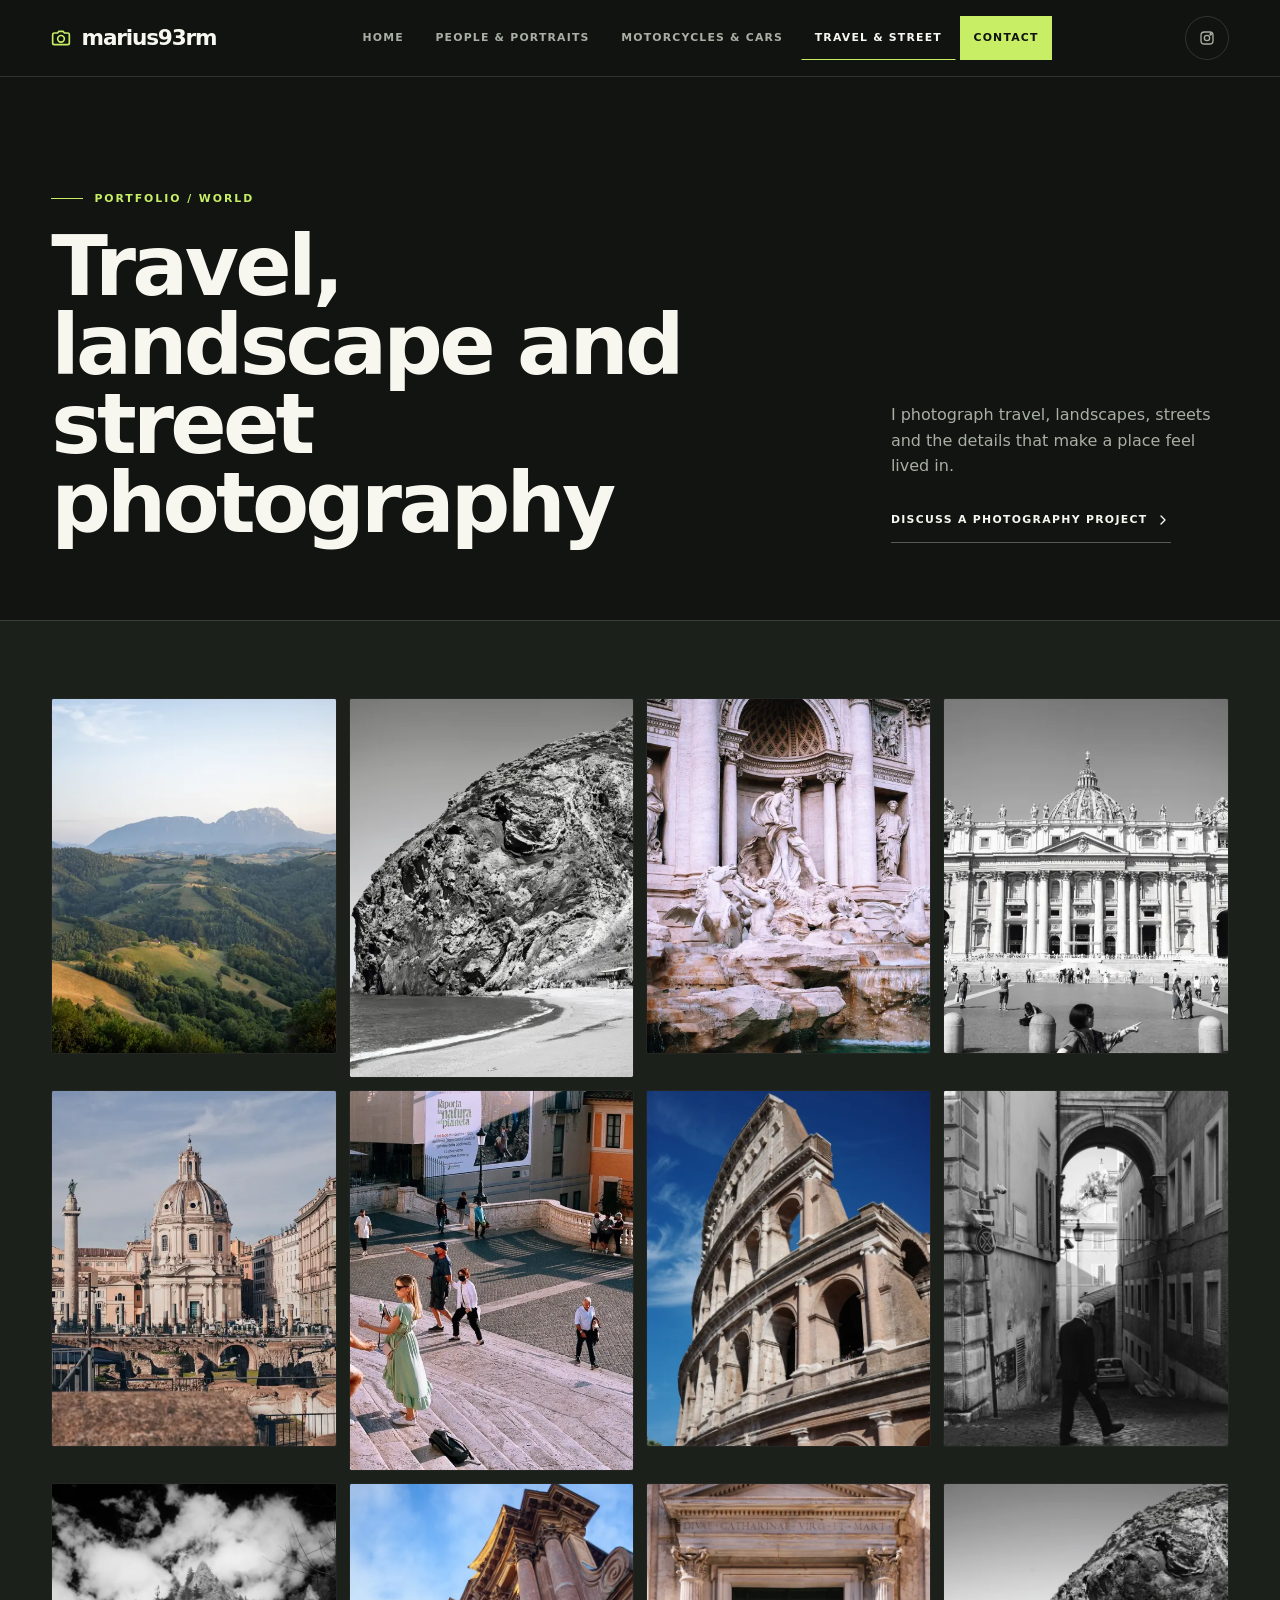
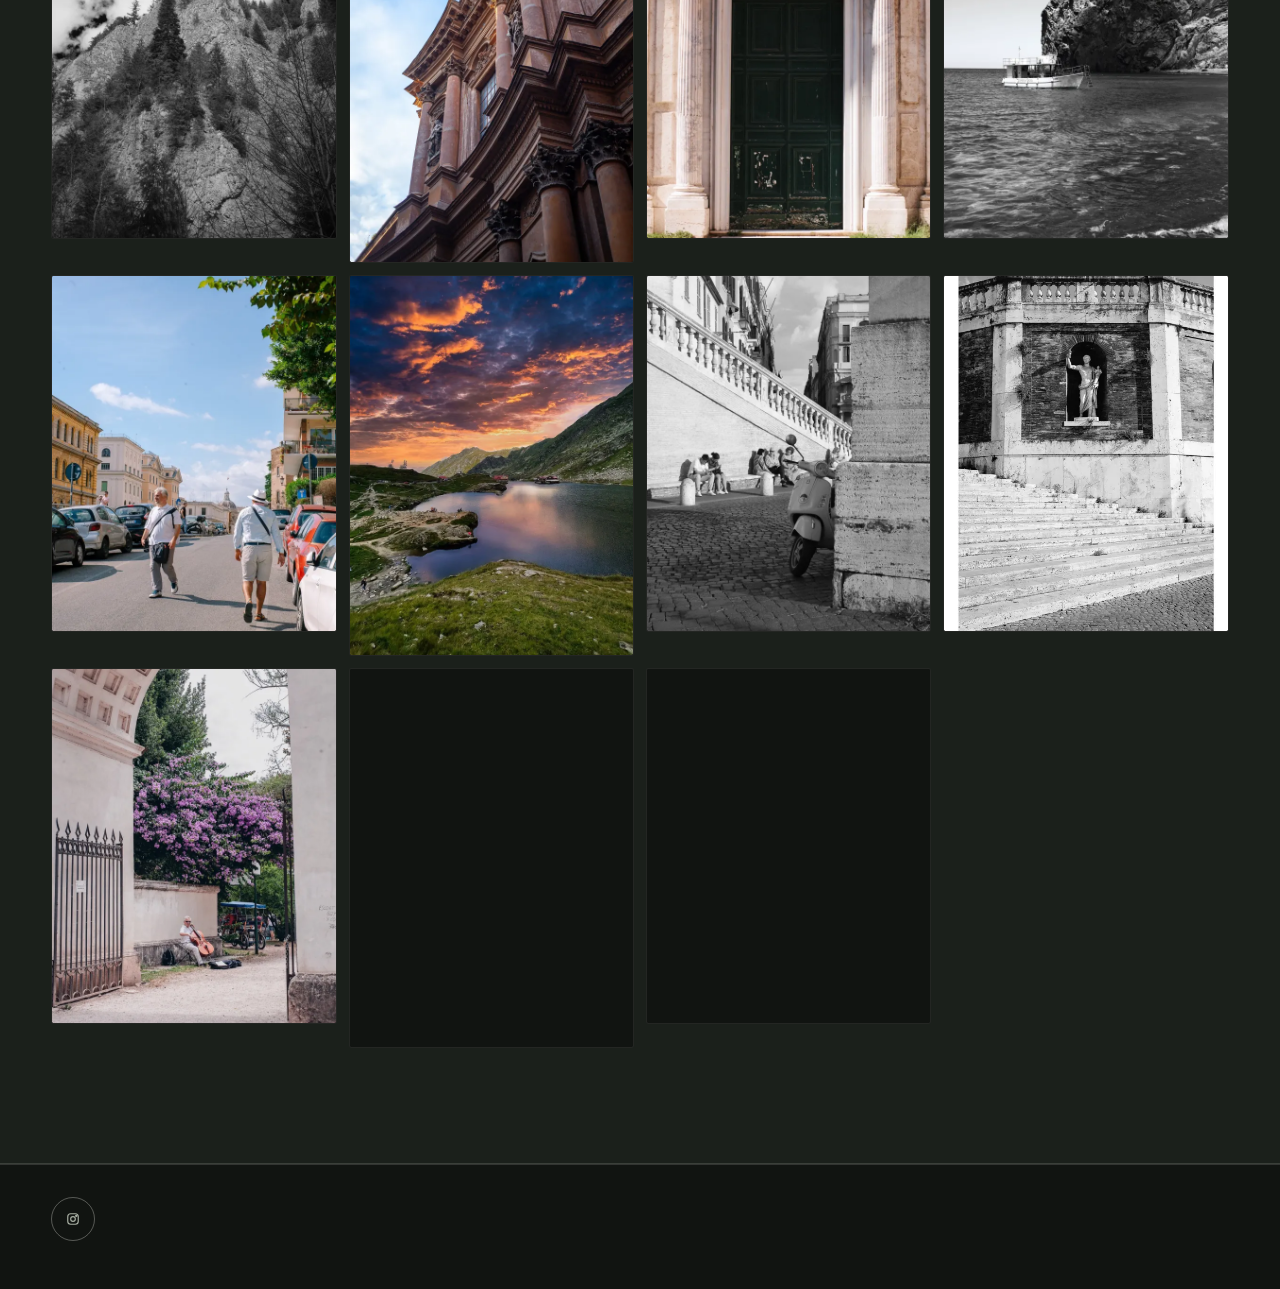
<file: world.html>
<!DOCTYPE html>
<html lang="en">

<head>
  <meta charset="utf-8">
  <meta content="width=device-width, initial-scale=1.0" name="viewport">
  <title>Travel, Landscape &amp; Street Photography | Marius</title>
  <meta name="description"
    content="Travel, landscape and street photography by Marius, with photographs of Rome, architecture, coastlines, mountains and everyday life. Explore the collection." />
  <link rel="canonical" href="https://marius93rm.github.io/world.html">
  <meta name="robots" content="index, follow, max-image-preview:large">

  <meta property="og:type" content="website">
  <meta property="og:site_name" content="marius93rm">
  <meta property="og:title" content="Travel, Landscape &amp; Street Photography | Marius">
  <meta property="og:description" content="Travel, landscape and street photography by Marius, with photographs of Rome, architecture, coastlines, mountains and everyday life. Explore the collection.">
  <meta property="og:url" content="https://marius93rm.github.io/world.html">
  <meta property="og:image" content="https://marius93rm.github.io/assets/img/large/world/world1.webp">
  <meta property="og:image:alt" content="Scenic view of rolling hills under a clear sky">
  <meta name="twitter:card" content="summary_large_image">
  <meta name="twitter:title" content="Travel, Landscape &amp; Street Photography | Marius">
  <meta name="twitter:description" content="Travel, landscape and street photography by Marius, with photographs of Rome, architecture, coastlines, mountains and everyday life. Explore the collection.">
  <meta name="twitter:image" content="https://marius93rm.github.io/assets/img/large/world/world1.webp">
  <meta name="twitter:image:alt" content="Scenic view of rolling hills under a clear sky">

  <!-- Favicons -->
  <link rel="icon"
    href="data:image/svg+xml,<svg xmlns=%22http://www.w3.org/2000/svg%22 viewBox=%220 0 100 100%22><text y=%22.9em%22 font-size=%2290%22>📸</text></svg>">
  <link rel="preload" as="image" href="assets/img/thumbs/world/world1.webp" fetchpriority="high">

  <!-- Vendor CSS Files -->
  <link href="assets/vendor/bootstrap/css/bootstrap.min.css" rel="stylesheet">

  <link href="assets/vendor/glightbox/css/glightbox.min.css" rel="stylesheet">

  <!-- Main CSS File -->
  <link href="assets/css/main.css" rel="stylesheet">

</head>

<body class="gallery-page">
  <a class="skip-link" href="#main-content">Skip to main content</a>
  <svg aria-hidden="true" class="svg-sprite" width="0" height="0" focusable="false" xmlns="http://www.w3.org/2000/svg">
    <symbol id="icon-camera" viewBox="0 0 24 24"><path d="M14.5 4l1.6 2H20a2 2 0 0 1 2 2v10a2 2 0 0 1-2 2H4a2 2 0 0 1-2-2V8a2 2 0 0 1 2-2h3.9l1.6-2h5z"/><circle cx="12" cy="13" r="4"/></symbol>
    <symbol id="icon-instagram" viewBox="0 0 24 24"><rect x="3" y="3" width="18" height="18" rx="5"/><circle cx="12" cy="12" r="4"/><circle cx="17.5" cy="6.5" r="1"/></symbol>
    <symbol id="icon-menu" viewBox="0 0 24 24"><path d="M4 7h16M4 12h16M4 17h16"/></symbol>
    <symbol id="icon-close" viewBox="0 0 24 24"><path d="M6 6l12 12M18 6L6 18"/></symbol>
    <symbol id="icon-expand" viewBox="0 0 24 24"><path d="M15 3h6v6M9 21H3v-6M21 3l-7 7M3 21l7-7"/></symbol>
    <symbol id="icon-arrow-up" viewBox="0 0 24 24"><path d="M12 19V5M5 12l7-7 7 7"/></symbol>
    <symbol id="icon-phone" viewBox="0 0 24 24"><path d="M22 16.9v3a2 2 0 0 1-2.2 2 19.8 19.8 0 0 1-8.6-3.1 19.5 19.5 0 0 1-6-6A19.8 19.8 0 0 1 2.1 4.2 2 2 0 0 1 4.1 2h3a2 2 0 0 1 2 1.7c.1 1 .4 1.9.7 2.8a2 2 0 0 1-.5 2.1L8.1 9.9a16 16 0 0 0 6 6l1.3-1.3a2 2 0 0 1 2.1-.5c.9.3 1.8.6 2.8.7a2 2 0 0 1 1.7 2.1z"/></symbol>
    <symbol id="icon-mail" viewBox="0 0 24 24"><rect x="3" y="5" width="18" height="14" rx="2"/><path d="M3 7l9 6 9-6"/></symbol>
    <symbol id="icon-chevron-right" viewBox="0 0 24 24"><path d="M9 18l6-6-6-6"/></symbol>
  </svg>

  <header id="header" class="header d-flex align-items-center sticky-top">
    <div class="container-fluid position-relative d-flex align-items-center justify-content-between">

      <a href="index.html" class="logo d-flex align-items-center me-auto me-xl-0">
        <svg class="icon icon-camera" aria-hidden="true"><use href="#icon-camera"></use></svg>
        <span class="sitename">marius93rm</span>
      </a>

      <nav id="navmenu" class="navmenu" aria-label="Primary navigation">
        <ul id="primary-navigation">
          <li><a href="index.html">Home</a></li>
          <li><a href="people.html">People &amp; portraits</a></li>
          <li><a href="wheels.html">Motorcycles &amp; cars</a></li>
          <li><a href="world.html" class="active" aria-current="page">Travel &amp; street</a></li>
          <li><a href="contact.html">Contact</a></li>
        </ul>
        <button class="mobile-nav-toggle d-xl-none" type="button" aria-label="Open navigation" aria-expanded="false" aria-controls="primary-navigation"><svg class="icon icon-menu" aria-hidden="true"><use href="#icon-menu"></use></svg></button>
      </nav>

      <div class="header-social-links">
        <a href="https://www.instagram.com/marius93rm/" class="instagram" aria-label="Visit Marius on Instagram"><svg class="icon icon-instagram" aria-hidden="true"><use href="#icon-instagram"></use></svg></a>
      </div>

    </div>
  </header>

  <main id="main-content" class="main">

    <section class="gallery-intro section">
      <div class="container">
        <div class="gallery-intro-grid">
          <div>
            <p class="eyebrow">Portfolio / World</p>
            <h1>Travel, landscape and street photography</h1>
          </div>
          <div>
            <p>I photograph travel, landscapes, streets and the details that make a place feel lived in.</p>
            <a class="intro-cta" href="contact.html">Discuss a photography project <svg class="icon icon-chevron-right" aria-hidden="true"><use href="#icon-chevron-right"></use></svg></a>
          </div>
        </div>
      </div>
    </section>

    <!-- Gallery Section -->
    <section id="gallery" class="gallery section">

      <div class="container-fluid">

        <div class="row gallery-grid">

          <div class="col-xl-3 col-lg-4 col-md-6">
            <div class="gallery-item h-100">
              <img src="assets/img/thumbs/world/world1.webp" class="img-fluid" alt="Scenic view of rolling hills under a clear sky" width="900" height="600" decoding="async" fetchpriority="high" loading="eager">
              <div class="gallery-links d-flex align-items-center justify-content-center">
                <a href="assets/img/large/world/world1.webp" title="Scenic view of rolling hills under a clear sky" class="glightbox preview-link" aria-label="Open full-size image: Scenic view of rolling hills under a clear sky"><svg class="icon icon-expand" aria-hidden="true"><use href="#icon-expand"></use></svg></a>
              </div>
            </div>
          </div>
          
          <div class="col-xl-3 col-lg-4 col-md-6">
            <div class="gallery-item h-100">
              <img src="assets/img/thumbs/world/world2.webp" class="img-fluid" alt="Black and white photo of a rocky coastline" width="900" height="600" decoding="async" loading="lazy">
              <div class="gallery-links d-flex align-items-center justify-content-center">
                <a href="assets/img/large/world/world2.webp" title="Black and white photo of a rocky coastline" class="glightbox preview-link" aria-label="Open full-size image: Black and white photo of a rocky coastline"><svg class="icon icon-expand" aria-hidden="true"><use href="#icon-expand"></use></svg></a>
              </div>
            </div>
          </div>
          
          <div class="col-xl-3 col-lg-4 col-md-6">
            <div class="gallery-item h-100">
              <img src="assets/img/thumbs/world/world3.webp" class="img-fluid" alt="Historical Roman architecture with columns" width="900" height="600" decoding="async" loading="lazy">
              <div class="gallery-links d-flex align-items-center justify-content-center">
                <a href="assets/img/large/world/world3.webp" title="Historical Roman architecture with columns" class="glightbox preview-link" aria-label="Open full-size image: Historical Roman architecture with columns"><svg class="icon icon-expand" aria-hidden="true"><use href="#icon-expand"></use></svg></a>
              </div>
            </div>
          </div>
          
          <div class="col-xl-3 col-lg-4 col-md-6">
            <div class="gallery-item h-100">
              <img src="assets/img/thumbs/world/world4.webp" class="img-fluid" alt="St. Peter's Basilica in Vatican City" width="900" height="600" decoding="async" loading="lazy">
              <div class="gallery-links d-flex align-items-center justify-content-center">
                <a href="assets/img/large/world/world4.webp" title="St. Peter's Basilica in Vatican City" class="glightbox preview-link" aria-label="Open full-size image: St. Peter's Basilica in Vatican City"><svg class="icon icon-expand" aria-hidden="true"><use href="#icon-expand"></use></svg></a>
              </div>
            </div>
          </div>
          
          <div class="col-xl-3 col-lg-4 col-md-6">
            <div class="gallery-item h-100">
              <img src="assets/img/thumbs/world/world5.webp" class="img-fluid" alt="Rome cityscape with historical landmarks" width="900" height="600" decoding="async" loading="lazy">
              <div class="gallery-links d-flex align-items-center justify-content-center">
                <a href="assets/img/large/world/world5.webp" title="Rome cityscape with historical landmarks" class="glightbox preview-link" aria-label="Open full-size image: Rome cityscape with historical landmarks"><svg class="icon icon-expand" aria-hidden="true"><use href="#icon-expand"></use></svg></a>
              </div>
            </div>
          </div>
          
          <div class="col-xl-3 col-lg-4 col-md-6">
            <div class="gallery-item h-100">
              <img src="assets/img/thumbs/world/world6.webp" class="img-fluid" alt="Outdoor café with tourists in a European square" width="900" height="720" decoding="async" loading="lazy">
              <div class="gallery-links d-flex align-items-center justify-content-center">
                <a href="assets/img/large/world/world6.webp" title="Outdoor café with tourists in a European square" class="glightbox preview-link" aria-label="Open full-size image: Outdoor café with tourists in a European square"><svg class="icon icon-expand" aria-hidden="true"><use href="#icon-expand"></use></svg></a>
              </div>
            </div>
          </div>
          
          <div class="col-xl-3 col-lg-4 col-md-6">
            <div class="gallery-item h-100">
              <img src="assets/img/thumbs/world/world7.webp" class="img-fluid" alt="The Colosseum in Rome, Italy" width="600" height="900" decoding="async" loading="lazy">
              <div class="gallery-links d-flex align-items-center justify-content-center">
                <a href="assets/img/large/world/world7.webp" title="The Colosseum in Rome, Italy" class="glightbox preview-link" aria-label="Open full-size image: The Colosseum in Rome, Italy"><svg class="icon icon-expand" aria-hidden="true"><use href="#icon-expand"></use></svg></a>
              </div>
            </div>
          </div>
          
          <div class="col-xl-3 col-lg-4 col-md-6">
            <div class="gallery-item h-100">
              <img src="assets/img/thumbs/world/world8.webp" class="img-fluid" alt="Narrow European alleyway with a person walking" width="600" height="900" decoding="async" loading="lazy">
              <div class="gallery-links d-flex align-items-center justify-content-center">
                <a href="assets/img/large/world/world8.webp" title="Narrow European alleyway with a person walking" class="glightbox preview-link" aria-label="Open full-size image: Narrow European alleyway with a person walking"><svg class="icon icon-expand" aria-hidden="true"><use href="#icon-expand"></use></svg></a>
              </div>
            </div>
          </div>
          
          <div class="col-xl-3 col-lg-4 col-md-6">
            <div class="gallery-item h-100">
              <img src="assets/img/thumbs/world/world9.webp" class="img-fluid" alt="Black and white photo of dramatic mountain scenery" width="600" height="900" decoding="async" loading="lazy">
              <div class="gallery-links d-flex align-items-center justify-content-center">
                <a href="assets/img/large/world/world9.webp" title="Black and white photo of dramatic mountain scenery" class="glightbox preview-link" aria-label="Open full-size image: Black and white photo of dramatic mountain scenery"><svg class="icon icon-expand" aria-hidden="true"><use href="#icon-expand"></use></svg></a>
              </div>
            </div>
          </div>
          
          <div class="col-xl-3 col-lg-4 col-md-6">
            <div class="gallery-item h-100">
              <img src="assets/img/thumbs/world/world10.webp" class="img-fluid" alt="Close-up of historical Roman architecture" width="600" height="900" decoding="async" loading="lazy">
              <div class="gallery-links d-flex align-items-center justify-content-center">
                <a href="assets/img/large/world/world10.webp" title="Close-up of historical Roman architecture" class="glightbox preview-link" aria-label="Open full-size image: Close-up of historical Roman architecture"><svg class="icon icon-expand" aria-hidden="true"><use href="#icon-expand"></use></svg></a>
              </div>
            </div>
          </div>
          
          <div class="col-xl-3 col-lg-4 col-md-6">
            <div class="gallery-item h-100">
              <img src="assets/img/thumbs/world/world11.webp" class="img-fluid" alt="Historical Roman doorway with intricate design" width="600" height="900" decoding="async" loading="lazy">
              <div class="gallery-links d-flex align-items-center justify-content-center">
                <a href="assets/img/large/world/world11.webp" title="Historical Roman doorway with intricate design" class="glightbox preview-link" aria-label="Open full-size image: Historical Roman doorway with intricate design"><svg class="icon icon-expand" aria-hidden="true"><use href="#icon-expand"></use></svg></a>
              </div>
            </div>
          </div>
          
          <div class="col-xl-3 col-lg-4 col-md-6">
            <div class="gallery-item h-100">
              <img src="assets/img/thumbs/world/world12.webp" class="img-fluid" alt="Coastline with a rocky outcrop in black and white" width="600" height="900" decoding="async" loading="lazy">
              <div class="gallery-links d-flex align-items-center justify-content-center">
                <a href="assets/img/large/world/world12.webp" title="Coastline with a rocky outcrop in black and white" class="glightbox preview-link" aria-label="Open full-size image: Coastline with a rocky outcrop in black and white"><svg class="icon icon-expand" aria-hidden="true"><use href="#icon-expand"></use></svg></a>
              </div>
            </div>
          </div>
          
          <div class="col-xl-3 col-lg-4 col-md-6">
            <div class="gallery-item h-100">
              <img src="assets/img/thumbs/world/world13.webp" class="img-fluid" alt="Bustling street in Rome, Italy" width="600" height="900" decoding="async" loading="lazy">
              <div class="gallery-links d-flex align-items-center justify-content-center">
                <a href="assets/img/large/world/world13.webp" title="Bustling street in Rome, Italy" class="glightbox preview-link" aria-label="Open full-size image: Bustling street in Rome, Italy"><svg class="icon icon-expand" aria-hidden="true"><use href="#icon-expand"></use></svg></a>
              </div>
            </div>
          </div>
          
          <div class="col-xl-3 col-lg-4 col-md-6">
            <div class="gallery-item h-100">
              <img src="assets/img/thumbs/world/world14.webp" class="img-fluid" alt="Beautiful sunset over a mountain lake" width="720" height="900" decoding="async" loading="lazy">
              <div class="gallery-links d-flex align-items-center justify-content-center">
                <a href="assets/img/large/world/world14.webp" title="Beautiful sunset over a mountain lake" class="glightbox preview-link" aria-label="Open full-size image: Beautiful sunset over a mountain lake"><svg class="icon icon-expand" aria-hidden="true"><use href="#icon-expand"></use></svg></a>
              </div>
            </div>
          </div>
          
          <div class="col-xl-3 col-lg-4 col-md-6">
            <div class="gallery-item h-100">
              <img src="assets/img/thumbs/world/world15.webp" class="img-fluid" alt="Black and white photo of tourists on stairs in Rome" width="600" height="900" decoding="async" loading="lazy">
              <div class="gallery-links d-flex align-items-center justify-content-center">
                <a href="assets/img/large/world/world15.webp" title="Black and white photo of tourists on stairs in Rome" class="glightbox preview-link" aria-label="Open full-size image: Black and white photo of tourists on stairs in Rome"><svg class="icon icon-expand" aria-hidden="true"><use href="#icon-expand"></use></svg></a>
              </div>
            </div>
          </div>
          
          <div class="col-xl-3 col-lg-4 col-md-6">
            <div class="gallery-item h-100">
              <img src="assets/img/thumbs/world/world17.webp" class="img-fluid" alt="Roman fountain in black and white" width="506" height="900" decoding="async" loading="lazy">
              <div class="gallery-links d-flex align-items-center justify-content-center">
                <a href="assets/img/large/world/world17.webp" title="Roman fountain in black and white" class="glightbox preview-link" aria-label="Open full-size image: Roman fountain in black and white"><svg class="icon icon-expand" aria-hidden="true"><use href="#icon-expand"></use></svg></a>
              </div>
            </div>
          </div>
          
          <div class="col-xl-3 col-lg-4 col-md-6">
            <div class="gallery-item h-100">
              <img src="assets/img/thumbs/world/world18.webp" class="img-fluid" alt="European street with colorful flowers" width="600" height="900" decoding="async" loading="lazy">
              <div class="gallery-links d-flex align-items-center justify-content-center">
                <a href="assets/img/large/world/world18.webp" title="European street with colorful flowers" class="glightbox preview-link" aria-label="Open full-size image: European street with colorful flowers"><svg class="icon icon-expand" aria-hidden="true"><use href="#icon-expand"></use></svg></a>
              </div>
            </div>
          </div>
          
          <div class="col-xl-3 col-lg-4 col-md-6">
            <div class="gallery-item h-100">
              <img src="assets/img/thumbs/world/world19.webp" class="img-fluid" alt="Black and white photo of a historical Roman tower" width="600" height="900" decoding="async" loading="lazy">
              <div class="gallery-links d-flex align-items-center justify-content-center">
                <a href="assets/img/large/world/world19.webp" title="Black and white photo of a historical Roman tower" class="glightbox preview-link" aria-label="Open full-size image: Black and white photo of a historical Roman tower"><svg class="icon icon-expand" aria-hidden="true"><use href="#icon-expand"></use></svg></a>
              </div>
            </div>
          </div>
          
          <div class="col-xl-3 col-lg-4 col-md-6">
            <div class="gallery-item h-100">
              <img src="assets/img/thumbs/world/world20.webp" class="img-fluid" alt="Black and white photo of a lone tree in a field" width="600" height="900" decoding="async" loading="lazy">
              <div class="gallery-links d-flex align-items-center justify-content-center">
                <a href="assets/img/large/world/world20.webp" title="Black and white photo of a lone tree in a field" class="glightbox preview-link" aria-label="Open full-size image: Black and white photo of a lone tree in a field"><svg class="icon icon-expand" aria-hidden="true"><use href="#icon-expand"></use></svg></a>
              </div>
            </div>
          </div>
          
          

        </div>

      </div>

    </section><!-- /Gallery Section -->

  </main>

  <footer id="footer" class="footer">

    <div class="container">
      <div class="social-links d-flex justify-content-center">
        <a href="https://www.instagram.com/marius93rm/" aria-label="Visit Marius on Instagram"><svg class="icon icon-instagram" aria-hidden="true"><use href="#icon-instagram"></use></svg></a>
      </div>
    </div>

  </footer>

  <!-- Scroll Top -->
  <a href="#" id="scroll-top" class="scroll-top d-flex align-items-center justify-content-center" aria-label="Back to top"><svg class="icon icon-arrow-up" aria-hidden="true"><use href="#icon-arrow-up"></use></svg></a>
<!-- Vendor JS Files -->


  <script src="assets/vendor/glightbox/js/glightbox.min.js"></script>

  <!-- Main JS File -->
  <script src="assets/js/main.js"></script>

</body>

</html>
</file>
<file: assets/css/main.css>
/*
 * Shared visual system for marius93rm.github.io
 * The site uses Bootstrap utilities for layout and this file for the
 * photography portfolio's editorial styling.
 */

:root {
  --background-color: #111411;
  --surface-color: #1b201b;
  --heading-color: #f7f7f0;
  --default-color: #f1f2eb;
  --muted-color: #a8afa3;
  --accent-color: #c7ee65;
  --accent-foreground-color: #111411;
  --line-color: rgba(247, 247, 240, 0.14);
  --line-strong: rgba(247, 247, 240, 0.3);
  --body-font: "Helvetica Neue", "Avenir Next", system-ui, -apple-system, "Segoe UI", sans-serif;
  --display-font: "Avenir Next", "Helvetica Neue", system-ui, -apple-system, "Segoe UI", sans-serif;
  --page-gutter: clamp(1.25rem, 4vw, 4.5rem);
  --container-max: 1440px;
  --section-space: clamp(4.5rem, 9vw, 8.5rem);
}

html {
  scroll-behavior: smooth;
  background: var(--background-color);
}

body {
  min-width: 320px;
  margin: 0;
  overflow-x: hidden;
  color: var(--default-color);
  background: var(--background-color);
  font-family: var(--body-font);
  font-size: 1rem;
  line-height: 1.5;
}

a {
  color: var(--accent-color);
  text-decoration: none;
  transition: color 180ms ease, background-color 180ms ease, border-color 180ms ease, transform 180ms ease;
}

a:hover {
  color: var(--heading-color);
}

button,
input,
textarea {
  font: inherit;
}

button {
  cursor: pointer;
}

img {
  max-width: 100%;
}

h1,
h2,
h3,
h4,
h5,
h6 {
  margin-top: 0;
  color: var(--heading-color);
  font-family: var(--display-font);
  letter-spacing: -0.045em;
}

:focus {
  outline: none;
}

:focus-visible {
  outline: 3px solid var(--accent-color);
  outline-offset: 4px;
}

.svg-sprite {
  position: absolute;
  width: 0;
  height: 0;
  overflow: hidden;
}

.icon {
  width: 1em;
  height: 1em;
  flex: 0 0 auto;
  fill: none;
  stroke: currentColor;
  stroke-width: 2;
  stroke-linecap: round;
  stroke-linejoin: round;
}

.skip-link {
  position: fixed;
  top: 0.75rem;
  left: 0.75rem;
  z-index: 100000;
  padding: 0.65rem 1rem;
  color: var(--accent-foreground-color);
  background: var(--accent-color);
  border-radius: 0.15rem;
  transform: translateY(-160%);
}

.skip-link:focus,
.skip-link:hover {
  color: var(--accent-foreground-color);
  transform: translateY(0);
}

.visually-hidden {
  position: absolute;
  width: 1px;
  height: 1px;
  padding: 0;
  margin: -1px;
  overflow: hidden;
  clip: rect(0, 0, 0, 0);
  white-space: nowrap;
  border: 0;
}

.container,
.container-fluid {
  width: 100%;
  max-width: var(--container-max);
  padding-right: var(--page-gutter);
  padding-left: var(--page-gutter);
}

section,
.section {
  padding: var(--section-space) 0;
  scroll-margin-top: 6rem;
}

/* Header */
.header {
  position: sticky;
  top: 0;
  z-index: 997;
  padding: 1rem 0;
  color: var(--default-color);
  background: rgba(17, 20, 17, 0.96);
  border-bottom: 1px solid var(--line-color);
}

.header .container-fluid {
  display: flex;
  align-items: center;
}

.header .logo {
  min-height: 44px;
  line-height: 1;
}

.header .logo .sitename {
  color: var(--heading-color);
  font-family: var(--display-font);
  font-size: clamp(1.05rem, 1.8vw, 1.35rem);
  font-weight: 700;
  letter-spacing: -0.055em;
}

.header .logo .icon {
  margin-right: 0.65rem;
  color: var(--accent-color);
  font-size: 1.25rem;
}

.header .header-social-links {
  padding-right: 0;
}

.header .header-social-links a {
  display: grid;
  width: 44px;
  height: 44px;
  padding: 0;
  place-items: center;
  color: var(--muted-color);
  border: 1px solid var(--line-color);
  border-radius: 50%;
}

.header .header-social-links a:hover {
  color: var(--accent-color);
  border-color: var(--accent-color);
}

@media (min-width: 1200px) {
  .navmenu {
    padding: 0;
  }

  .navmenu ul {
    display: flex;
    align-items: center;
    gap: 0.25rem;
    padding: 0;
    margin: 0;
    list-style: none;
  }

  .navmenu a {
    min-height: 44px;
    padding: 0.55rem 0.8rem;
    display: flex;
    align-items: center;
    color: var(--muted-color);
    border: 1px solid transparent;
    font-size: 0.68rem;
    font-weight: 700;
    letter-spacing: 0.11em;
    line-height: 1.2;
    text-transform: uppercase;
    white-space: nowrap;
  }

  .navmenu a:hover,
  .navmenu a.active,
  .navmenu a[aria-current="page"] {
    color: var(--heading-color);
    border-bottom-color: var(--accent-color);
  }

  .navmenu li:last-child a {
    color: var(--accent-foreground-color);
    background: var(--accent-color);
    border-color: var(--accent-color);
  }

  .navmenu li:last-child a:hover,
  .navmenu li:last-child a.active,
  .navmenu li:last-child a[aria-current="page"] {
    color: var(--accent-foreground-color);
    background: var(--heading-color);
    border-color: var(--heading-color);
  }
}

@media (max-width: 1199px) {
  .header {
    padding: 0.75rem 0;
  }

  .header .logo {
    order: 1;
  }

  .header .header-social-links {
    order: 2;
  }

  .header .navmenu {
    order: 3;
  }

  .mobile-nav-toggle {
    width: 44px;
    height: 44px;
    display: grid;
    padding: 0;
    place-items: center;
    color: var(--heading-color);
    background: transparent;
    border: 1px solid transparent;
    font-size: 1.35rem;
  }

  .navmenu {
    padding: 0;
    z-index: 9997;
  }

  .navmenu ul {
    display: none;
    position: absolute;
    top: 4.7rem;
    right: var(--page-gutter);
    left: var(--page-gutter);
    max-height: calc(100dvh - 6rem);
    padding: 0.7rem;
    margin: 0;
    overflow-y: auto;
    background: var(--surface-color);
    border: 1px solid var(--line-strong);
    border-radius: 0.25rem;
    box-shadow: 0 1rem 3rem rgba(0, 0, 0, 0.25);
  }

  .navmenu a {
    min-height: 44px;
    padding: 0.8rem 1rem;
    display: flex;
    align-items: center;
    color: var(--muted-color);
    border-bottom: 1px solid var(--line-color);
    font-size: 1rem;
    font-weight: 600;
  }

  .navmenu li:last-child a {
    border-bottom: 0;
  }

  .navmenu a:hover,
  .navmenu a.active,
  .navmenu a[aria-current="page"] {
    color: var(--heading-color);
  }

  .mobile-nav-active {
    overflow: hidden;
  }

  .mobile-nav-active .navmenu {
    position: fixed;
    inset: 0;
    overflow: hidden;
    background: rgba(17, 20, 17, 0.86);
  }

  .mobile-nav-active .navmenu > ul {
    display: block;
  }

  .mobile-nav-active .mobile-nav-toggle {
    position: absolute;
    top: 0.75rem;
    right: var(--page-gutter);
    z-index: 9999;
    color: var(--heading-color);
  }
}

/* Home hero */
.hero {
  min-height: min(760px, calc(100dvh - 76px));
  padding: clamp(3.75rem, 7vw, 7rem) 0 clamp(4.5rem, 9vw, 8.5rem);
  display: flex;
  align-items: center;
}

.hero-grid {
  display: grid;
  grid-template-columns: minmax(0, 1fr) minmax(20rem, 0.78fr);
  gap: clamp(3rem, 9vw, 9rem);
  align-items: center;
}

.hero-copy {
  max-width: 42rem;
}

.eyebrow {
  display: flex;
  align-items: center;
  gap: 0.7rem;
  margin: 0 0 1.35rem;
  color: var(--accent-color);
  font-size: 0.68rem;
  font-weight: 700;
  letter-spacing: 0.18em;
  line-height: 1.2;
  text-transform: uppercase;
}

.eyebrow::before {
  width: 2rem;
  height: 1px;
  flex: 0 0 auto;
  background: currentColor;
  content: "";
}

.hero h1 {
  max-width: 16ch;
  margin-bottom: 1.65rem;
  color: var(--heading-color);
  font-size: clamp(3.3rem, 6.6vw, 6.6rem);
  font-weight: 600;
  line-height: 0.92;
}

.hero h1 .underlight {
  position: relative;
  z-index: 1;
  padding: 0 0.08em;
}

.hero h1 .underlight::before {
  position: absolute;
  right: 0;
  bottom: 0.08em;
  left: 0;
  z-index: -1;
  height: 0.17em;
  background: var(--accent-color);
  content: "";
}

.hero .hero-lede {
  max-width: 37rem;
  margin: 0 0 2rem;
  color: var(--muted-color);
  font-size: clamp(1.05rem, 1.4vw, 1.25rem);
  line-height: 1.55;
}

.hero .btn-get-started {
  min-height: 50px;
  padding: 0.85rem 1rem 0.85rem 1.25rem;
  display: inline-flex;
  align-items: center;
  gap: 0.75rem;
  color: var(--accent-foreground-color);
  background: var(--accent-color);
  border: 1px solid var(--accent-color);
  border-radius: 0.15rem;
  font-size: 0.7rem;
  font-weight: 800;
  letter-spacing: 0.15em;
  line-height: 1.2;
  text-transform: uppercase;
}

.hero .btn-get-started:hover {
  color: var(--accent-foreground-color);
  background: var(--heading-color);
  border-color: var(--heading-color);
  transform: translateY(-2px);
}

.hero .btn-get-started .icon {
  width: 1.1rem;
  height: 1.1rem;
  transition: transform 180ms ease;
}

.hero .btn-get-started:hover .icon {
  transform: translateX(3px);
}

.hero .btn-get-started:active {
  transform: translateY(-1px);
}

.hero-meta {
  max-width: 37rem;
  margin-top: clamp(3rem, 6vw, 5rem);
  padding-top: 1rem;
  display: flex;
  flex-wrap: wrap;
  gap: 0.65rem 1.15rem;
  color: var(--muted-color);
  border-top: 1px solid var(--line-color);
  font-size: 0.68rem;
  font-weight: 700;
  letter-spacing: 0.13em;
  line-height: 1.5;
  text-transform: uppercase;
}

.hero-meta span + span::before {
  margin-right: 1.15rem;
  color: var(--accent-color);
  content: "/";
}

.hero-frame {
  position: relative;
  max-width: 31rem;
  margin: 0 1.1rem 0 auto;
  z-index: 0;
}

.hero-frame::before {
  position: absolute;
  inset: 1.1rem -1.1rem -1.1rem 1.1rem;
  z-index: -1;
  border: 1px solid var(--line-strong);
  content: "";
}

.hero-frame-image {
  overflow: hidden;
  background: var(--surface-color);
  border: 1px solid var(--line-strong);
  border-radius: 0.15rem;
}

.hero-frame-image img {
  width: 100%;
  aspect-ratio: 4 / 5;
  display: block;
  object-fit: cover;
  filter: saturate(0.86) contrast(1.04);
}

.hero-frame figcaption {
  padding-top: 0.85rem;
  display: flex;
  justify-content: space-between;
  gap: 1rem;
  color: var(--muted-color);
  font-size: 0.66rem;
  letter-spacing: 0.14em;
  line-height: 1.4;
  text-transform: uppercase;
}

.hero-frame figcaption span:last-child {
  color: var(--accent-color);
}

/* Section introductions */
.section-intro,
.gallery-intro-grid {
  max-width: var(--container-max);
  display: grid;
  grid-template-columns: minmax(0, 1.1fr) minmax(16rem, 0.7fr);
  gap: clamp(2rem, 8vw, 8rem);
  align-items: end;
}

.section-intro {
  margin: 0 auto clamp(2.5rem, 5vw, 4.5rem);
}

.section-intro h2,
.gallery-intro h1 {
  max-width: 15ch;
  margin: 0;
  color: var(--heading-color);
  font-size: clamp(2.8rem, 5.8vw, 5.8rem);
  font-weight: 600;
  line-height: 0.95;
}

.section-intro-aside,
.section-intro > p,
.gallery-intro-grid > div > p:not(.eyebrow),
.gallery-intro-grid > p {
  max-width: 31rem;
  margin: 0;
  color: var(--muted-color);
  font-size: 1rem;
  line-height: 1.6;
}

.work-links {
  margin-top: 1.75rem;
  display: flex;
  flex-wrap: wrap;
  gap: 0.5rem 1.2rem;
}

.work-links a,
.intro-cta {
  min-height: 44px;
  padding: 0.6rem 0;
  display: inline-flex;
  align-items: center;
  gap: 0.45rem;
  color: var(--heading-color);
  border-bottom: 1px solid var(--line-strong);
  font-size: 0.68rem;
  font-weight: 800;
  letter-spacing: 0.12em;
  line-height: 1.3;
  text-transform: uppercase;
}

.work-links a:hover,
.intro-cta:hover {
  color: var(--accent-color);
  border-color: var(--accent-color);
}

.work-links .icon,
.intro-cta .icon {
  width: 1rem;
  height: 1rem;
  transition: transform 180ms ease;
}

.work-links a:hover .icon,
.intro-cta:hover .icon {
  transform: translateX(3px);
}

.gallery-intro {
  padding-bottom: clamp(3rem, 6vw, 5.5rem);
}

.gallery-intro-grid {
  grid-template-columns: minmax(0, 1.2fr) minmax(16rem, 0.55fr);
}

.gallery-intro h1 {
  max-width: 12ch;
  font-size: clamp(3rem, 6.5vw, 6.5rem);
}

.gallery-intro-grid > div:last-child {
  display: flex;
  flex-direction: column;
  align-items: flex-start;
  gap: 1.25rem;
}

.gallery-intro-grid > div:last-child p {
  margin: 0;
}

/* Gallery rhythm */
.gallery {
  background: var(--surface-color);
  border-top: 1px solid var(--line-color);
  border-bottom: 1px solid var(--line-color);
}

.gallery .container-fluid {
  width: 100%;
}

.gallery .row {
  --bs-gutter-x: 0;
  --bs-gutter-y: 0;
  margin-right: 0;
  margin-left: 0;
}

.gallery .row > [class*="col-"] {
  width: auto;
  max-width: none;
  padding-right: 0;
  padding-left: 0;
}

.selected-grid,
.gallery-page .gallery-grid {
  display: grid;
  gap: 0.75rem;
}

.selected-grid {
  grid-template-columns: repeat(12, minmax(0, 1fr));
}

.selected-grid > [class*="col-"] {
  grid-column: span 3;
}

.selected-grid > :nth-child(1) {
  grid-column: span 5;
}

.selected-grid > :nth-child(2) {
  grid-column: span 7;
}

.selected-grid > :nth-child(3),
.selected-grid > :nth-child(4),
.selected-grid > :nth-child(5) {
  grid-column: span 4;
}

.selected-grid > :nth-child(6) {
  grid-column: span 7;
}

.selected-grid > :nth-child(7) {
  grid-column: span 5;
}

.selected-grid > :nth-child(8) {
  grid-column: span 4;
}

.gallery .gallery-item {
  position: relative;
  width: 100%;
  height: auto !important;
  aspect-ratio: 4 / 5;
  overflow: hidden;
  background: var(--background-color);
  border: 1px solid rgba(247, 247, 240, 0.08);
  border-radius: 0.15rem;
}

.selected-grid > :nth-child(1) .gallery-item,
.selected-grid > :nth-child(7) .gallery-item {
  aspect-ratio: 5 / 6;
}

.selected-grid > :nth-child(2) .gallery-item,
.selected-grid > :nth-child(6) .gallery-item {
  aspect-ratio: 16 / 10;
}

.selected-grid > :nth-child(3) .gallery-item,
.selected-grid > :nth-child(5) .gallery-item {
  aspect-ratio: 1 / 1;
}

.gallery .gallery-item img {
  width: 100%;
  height: 100%;
  display: block;
  object-fit: cover;
  transition: transform 650ms cubic-bezier(0.2, 0.75, 0.25, 1), filter 650ms ease;
}

.gallery .gallery-item:hover img {
  transform: scale(1.04);
  filter: saturate(1.08);
}

.gallery .gallery-links {
  position: absolute;
  inset: 0;
  z-index: 3;
  display: flex;
  align-items: center;
  justify-content: center;
  opacity: 0;
  pointer-events: none;
  background: rgba(17, 20, 17, 0.72);
  transition: opacity 180ms ease;
}

.gallery .gallery-item:hover .gallery-links,
.gallery .gallery-item:focus-within .gallery-links {
  opacity: 1;
  pointer-events: auto;
}

.gallery .gallery-links .preview-link {
  width: 48px;
  height: 48px;
  display: grid;
  place-items: center;
  color: var(--heading-color);
  border: 1px solid rgba(247, 247, 240, 0.6);
  border-radius: 50%;
}

.gallery .gallery-links .preview-link:hover {
  color: var(--accent-foreground-color);
  background: var(--accent-color);
  border-color: var(--accent-color);
}

.gallery .gallery-links .preview-link .icon {
  width: 1.2rem;
  height: 1.2rem;
}

.gallery .gallery-links .preview-link:focus-visible {
  outline-offset: 5px;
}

@media (hover: none), (pointer: coarse) {
  .gallery .gallery-links {
    opacity: 1;
    pointer-events: auto;
    align-items: flex-end;
    justify-content: flex-end;
    padding: 1rem;
    background: linear-gradient(180deg, transparent 58%, rgba(17, 20, 17, 0.78));
  }
}

.gallery-page .gallery {
  padding-top: clamp(3rem, 6vw, 5rem);
}

.gallery-page .gallery-grid {
  grid-template-columns: repeat(4, minmax(0, 1fr));
}

.gallery-page .gallery-grid > [class*="col-"] {
  grid-column: span 1;
}

.gallery-page .gallery-grid > :nth-child(4n + 2) .gallery-item {
  aspect-ratio: 3 / 4;
}

.gallery-page .gallery-grid > :nth-child(4n + 3) .gallery-item {
  aspect-ratio: 4 / 5;
}

.glightbox-clean .gslide-description {
  background: var(--surface-color);
}

.glightbox-clean .gslide-title {
  margin: 0;
  color: var(--heading-color);
  font-family: var(--body-font);
  font-size: 0.9rem;
  font-weight: 600;
}

/* About */
.about {
  border-bottom: 1px solid var(--line-color);
}

.about .container {
  width: 100%;
}

.about .row {
  align-items: center;
}

.about .col-lg-4 img {
  width: 100%;
  aspect-ratio: 4 / 5;
  display: block;
  object-fit: cover;
  border: 1px solid var(--line-strong);
  border-radius: 0.15rem;
  filter: saturate(0.86);
}

.about .content {
  padding-left: clamp(1rem, 4vw, 4rem);
}

.about .content h2 {
  max-width: 13ch;
  margin-bottom: 1.4rem;
  color: var(--heading-color);
  font-size: clamp(2.5rem, 4.5vw, 4.8rem);
  font-weight: 600;
  line-height: 0.95;
}

.about .content p {
  max-width: 43rem;
  color: var(--muted-color);
  line-height: 1.65;
}

.about .content p.fst-italic {
  color: var(--default-color);
  font-family: var(--display-font);
  font-size: 1.15rem;
  font-style: normal !important;
  line-height: 1.5;
}

.about .content ul {
  padding: 0;
  margin: 0;
  list-style: none;
}

.about .content ul li {
  min-height: 44px;
  padding: 0.9rem 0;
  display: flex;
  align-items: center;
  color: var(--muted-color);
  border-top: 1px solid var(--line-color);
}

.about .content ul strong {
  margin-right: 0.65rem;
  color: var(--heading-color);
  font-size: 0.7rem;
  letter-spacing: 0.14em;
  text-transform: uppercase;
}

.about .content ul .icon {
  margin-right: 0.35rem;
  color: var(--accent-color);
  font-size: 1rem;
}

.about .content ul a {
  min-height: 44px;
  display: inline-flex;
  align-items: center;
  color: var(--default-color);
}

/* Contact */
.contact {
  background: var(--surface-color);
}

.contact .container {
  width: 100%;
}

.contact-intro {
  margin-bottom: clamp(2.5rem, 5vw, 4.5rem);
}

.contact-intro h2 {
  max-width: 12ch;
}

.contact .info-wrap {
  margin-bottom: clamp(2.5rem, 5vw, 4.5rem);
}

.contact .info-wrap .row {
  row-gap: 0;
}

.contact .info-item {
  min-height: 92px;
  padding: 1.1rem 0;
  border-top: 1px solid var(--line-color);
}

.contact .info-item .icon {
  width: 44px;
  height: 44px;
  margin-right: 1rem;
  color: var(--accent-color);
  border: 1px solid var(--line-strong);
  border-radius: 50%;
}

.contact .info-item h3 {
  margin: 0 0 0.25rem;
  color: var(--heading-color);
  font-family: var(--body-font);
  font-size: 0.7rem;
  font-weight: 800;
  letter-spacing: 0.16em;
  text-transform: uppercase;
}

.contact .info-item p {
  margin: 0;
  font-size: 0.95rem;
}

.contact .info-item p + p {
  margin-top: 0.25rem;
}

.contact .info-item a {
  min-height: 44px;
  display: inline-flex;
  align-items: center;
  color: var(--default-color);
}

.contact .info-item a:hover {
  color: var(--accent-color);
}

.contact-region {
  min-width: 4.5rem;
  display: inline-block;
  color: var(--muted-color);
  font-size: 0.7rem;
  font-weight: 700;
  letter-spacing: 0.08em;
  text-transform: uppercase;
}

.contact .contact-form {
  padding-top: 0.5rem;
  border-top: 1px solid var(--line-color);
}

.contact .contact-form label {
  display: inline-block;
  margin-bottom: 0.55rem;
  color: var(--muted-color);
  font-size: 0.7rem;
  font-weight: 800;
  letter-spacing: 0.15em;
  text-transform: uppercase;
}

.contact .contact-form input[type="text"],
.contact .contact-form input[type="email"],
.contact .contact-form textarea {
  min-height: 50px;
  padding: 0.8rem 0;
  color: var(--default-color);
  background: transparent;
  border: 0;
  border-bottom: 1px solid var(--line-strong);
  border-radius: 0;
  font-size: 1rem;
}

.contact .contact-form textarea {
  min-height: 9rem;
  resize: vertical;
}

.contact .contact-form input[type="text"]:focus,
.contact .contact-form input[type="email"]:focus,
.contact .contact-form textarea:focus {
  border-color: var(--accent-color);
}

.contact .contact-form input[type="text"]::placeholder,
.contact .contact-form input[type="email"]::placeholder,
.contact .contact-form textarea::placeholder {
  color: rgba(241, 242, 235, 0.62);
}

.contact .form-help {
  margin: 0 0 0.75rem;
  color: var(--muted-color);
  font-size: 0.9rem;
  line-height: 1.5;
}

.contact .contact-form button[type="submit"] {
  min-height: 50px;
  margin-top: 1rem;
  padding: 0.85rem 1.35rem;
  color: var(--accent-foreground-color);
  background: var(--accent-color);
  border: 1px solid var(--accent-color);
  border-radius: 0.15rem;
  font-size: 0.7rem;
  font-weight: 800;
  letter-spacing: 0.15em;
  line-height: 1.2;
  text-transform: uppercase;
}

.contact .contact-form button[type="submit"]:hover {
  color: var(--accent-foreground-color);
  background: var(--heading-color);
  border-color: var(--heading-color);
  transform: translateY(-2px);
}

/* Contact page title */
.page-title .heading {
  padding: clamp(4rem, 9vw, 8rem) 0;
  border-top: 1px solid var(--line-color);
}

.page-title .heading h1 {
  margin-bottom: 1.5rem;
  color: var(--heading-color);
  font-size: clamp(4rem, 9vw, 8.5rem);
  font-weight: 600;
  line-height: 0.9;
}

.page-title .heading p {
  max-width: 42rem;
  margin-right: auto;
  margin-left: auto;
  color: var(--muted-color);
  font-size: clamp(1rem, 1.5vw, 1.2rem);
  line-height: 1.6;
}

/* Footer and utility */
.footer {
  padding: 2rem 0 3rem;
  color: var(--default-color);
  background: var(--background-color);
  border-top: 1px solid var(--line-color);
  font-size: 0.875rem;
}

.footer .container {
  width: 100%;
}

.footer .social-links {
  margin-top: 0;
  justify-content: flex-start !important;
}

.footer .social-links a {
  width: 44px;
  height: 44px;
  margin: 0;
  display: flex;
  align-items: center;
  justify-content: center;
  color: var(--muted-color);
  border: 1px solid var(--line-strong);
  border-radius: 50%;
}

.footer .social-links a:hover {
  color: var(--accent-color);
  border-color: var(--accent-color);
}

.scroll-top {
  position: fixed;
  right: var(--page-gutter);
  bottom: 1.25rem;
  z-index: 99999;
  width: 44px;
  height: 44px;
  visibility: hidden;
  opacity: 0;
  display: flex;
  align-items: center;
  justify-content: center;
  color: var(--accent-foreground-color);
  background: var(--accent-color);
  border-radius: 50%;
  transition: opacity 180ms ease, visibility 180ms ease, background-color 180ms ease;
}

.scroll-top .icon {
  width: 1.25rem;
  height: 1.25rem;
}

.scroll-top:hover {
  color: var(--accent-foreground-color);
  background: var(--heading-color);
}

.scroll-top.active {
  bottom: 1.25rem;
  visibility: visible;
  opacity: 1;
}

@media (min-width: 768px) and (max-width: 1199px) {
  .selected-grid {
    grid-template-columns: repeat(6, minmax(0, 1fr));
  }

  .selected-grid > [class*="col-"],
  .selected-grid > :nth-child(1),
  .selected-grid > :nth-child(2),
  .selected-grid > :nth-child(3),
  .selected-grid > :nth-child(4),
  .selected-grid > :nth-child(5),
  .selected-grid > :nth-child(6),
  .selected-grid > :nth-child(7),
  .selected-grid > :nth-child(8) {
    grid-column: span 3;
  }

  .gallery-page .gallery-grid {
    grid-template-columns: repeat(2, minmax(0, 1fr));
  }
}

@media (max-width: 767px) {
  section,
  .section {
    scroll-margin-top: 5rem;
  }

  .hero {
    min-height: auto;
    padding-top: 3.75rem;
  }

  .hero-grid,
  .section-intro,
  .gallery-intro-grid {
    grid-template-columns: 1fr;
    gap: 2.75rem;
  }

  .hero h1 {
    max-width: 13ch;
    font-size: clamp(3.1rem, 14vw, 5.2rem);
  }

  .hero .hero-lede {
    max-width: 31rem;
  }

  .hero-meta {
    margin-top: 2.75rem;
  }

  .hero-frame {
    width: min(100%, 27rem);
    margin-right: 1rem;
    margin-left: 0;
  }

  .hero-frame::before {
    right: 0;
  }

  .section-intro h2,
  .gallery-intro h1 {
    max-width: 12ch;
    font-size: clamp(2.8rem, 13vw, 5rem);
  }

  .gallery-intro-grid > div:last-child {
    gap: 1rem;
  }

  .selected-grid,
  .gallery-page .gallery-grid {
    grid-template-columns: 1fr;
  }

  .selected-grid > [class*="col-"],
  .selected-grid > :nth-child(1),
  .selected-grid > :nth-child(2),
  .selected-grid > :nth-child(3),
  .selected-grid > :nth-child(4),
  .selected-grid > :nth-child(5),
  .selected-grid > :nth-child(6),
  .selected-grid > :nth-child(7),
  .selected-grid > :nth-child(8),
  .gallery-page .gallery-grid > [class*="col-"] {
    grid-column: span 1;
  }

  .selected-grid .gallery-item,
  .selected-grid > :nth-child(1) .gallery-item,
  .selected-grid > :nth-child(2) .gallery-item,
  .selected-grid > :nth-child(3) .gallery-item,
  .selected-grid > :nth-child(4) .gallery-item,
  .selected-grid > :nth-child(5) .gallery-item,
  .selected-grid > :nth-child(6) .gallery-item,
  .selected-grid > :nth-child(7) .gallery-item,
  .selected-grid > :nth-child(8) .gallery-item,
  .gallery-page .gallery-grid .gallery-item {
    aspect-ratio: 4 / 5;
  }

  .about .content {
    padding-top: 0;
    padding-left: 0;
  }

  .about .content > .row {
    --bs-gutter-x: 0;
    margin-right: 0;
    margin-left: 0;
  }

  .about .content h2 {
    max-width: 11ch;
    font-size: clamp(2.8rem, 13vw, 5rem);
  }

  .contact .info-wrap .row {
    row-gap: 0;
  }

}

@media (prefers-reduced-motion: reduce) {
  :root {
    scroll-behavior: auto;
  }

  *,
  *::before,
  *::after {
    scroll-behavior: auto !important;
    animation-duration: 0.01ms !important;
    animation-iteration-count: 1 !important;
    transition-duration: 0.01ms !important;
  }

  .gallery .gallery-item:hover img {
    transform: none;
    filter: none;
  }
}
</file>
